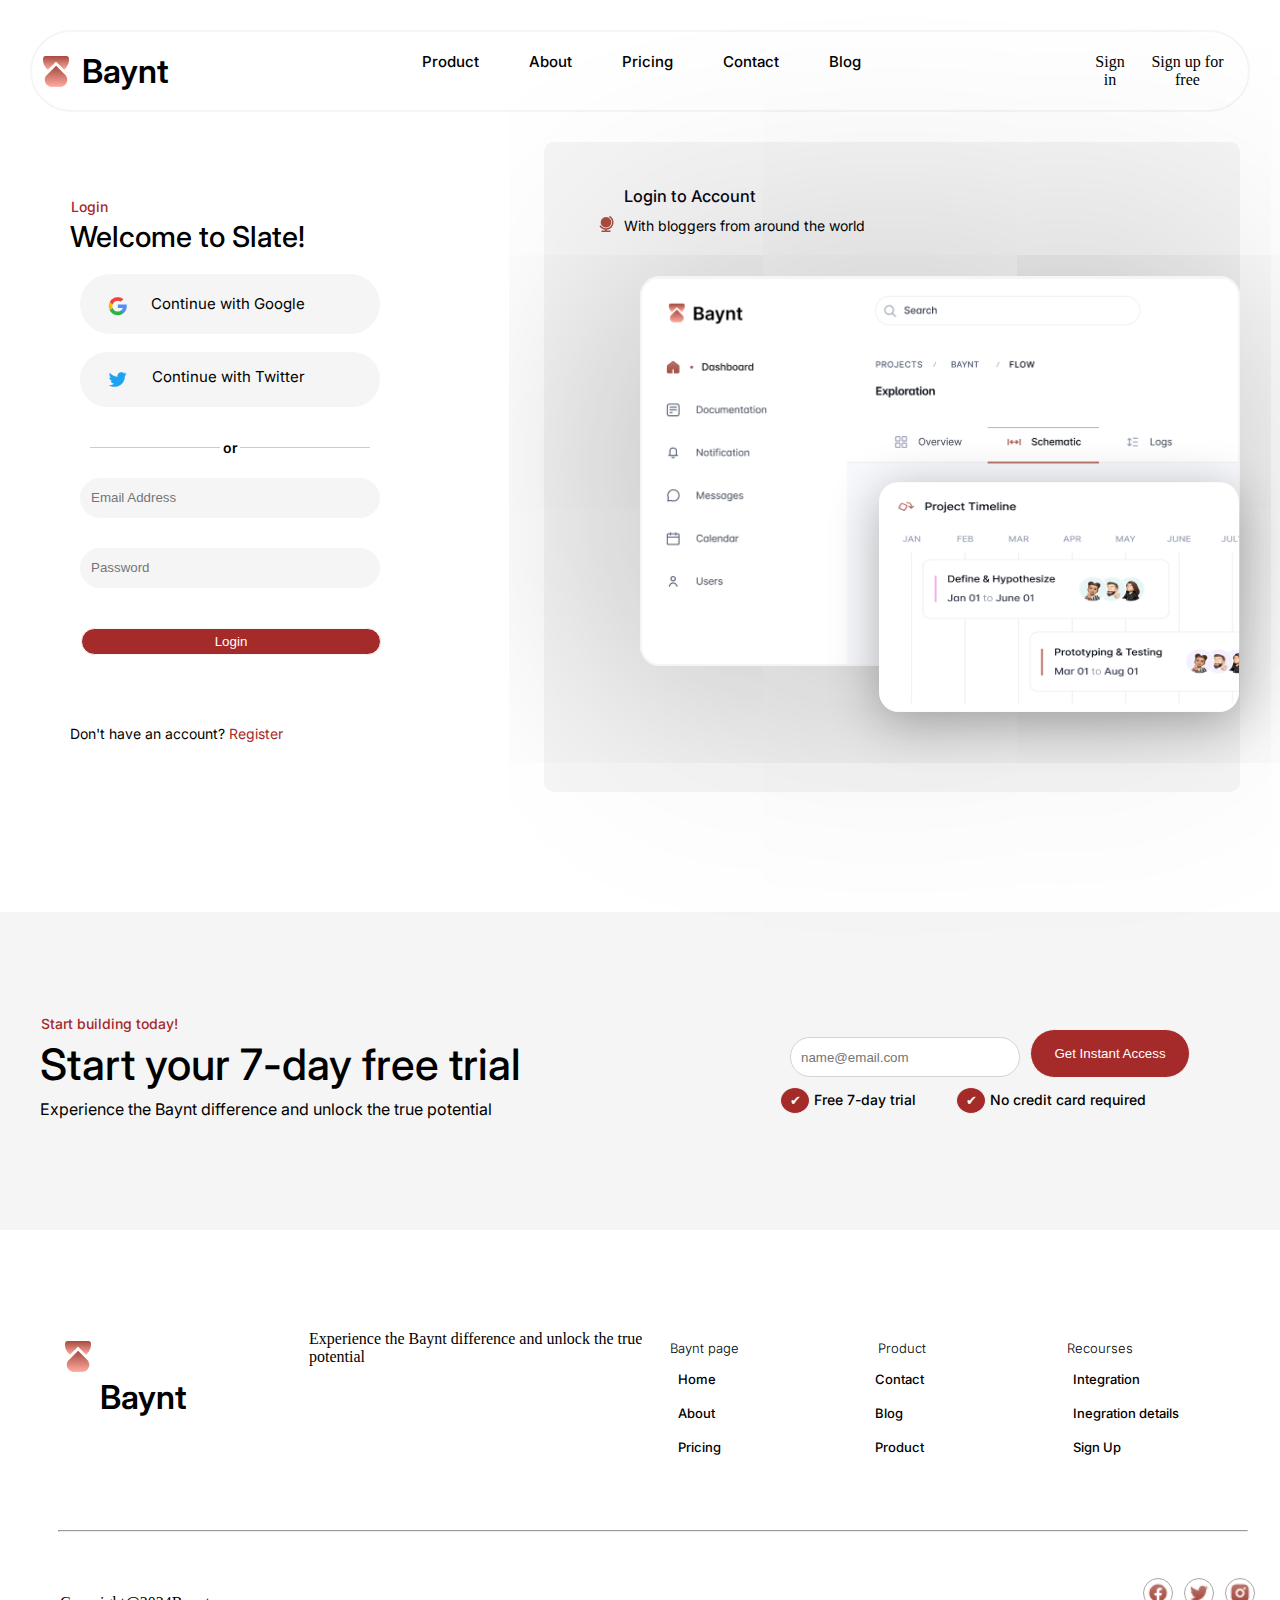
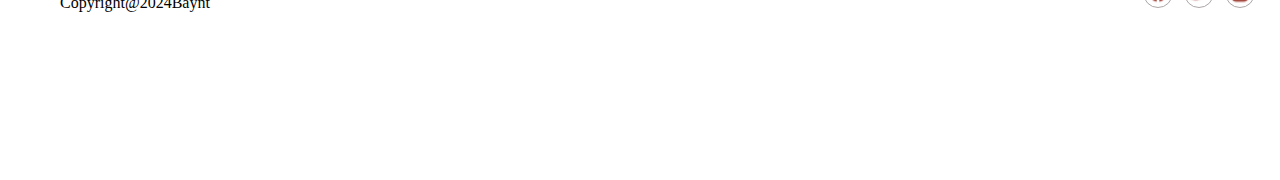
<file: index.html>
<!DOCTYPE html>
<html lang="en">
<head>
    <meta charset="UTF-8">
    <meta name="viewport" content="width=device-width, initial-scale=1.0">
    <title>Baynt SaaS - Login</title>
    <link rel="stylesheet" href="login.css">
    <link href="https://fonts.googleapis.com/css2?family=Inter:wght@400;500;600;700&display=swap" rel="stylesheet">
</head>
<body>
    <!-- Header section -->
    <div class="header-container">
        <div class="logo">
    <img src="images/0t8Da9ETUZiEi292CMutAP6vrM.svg.png" alt="Baynt Logo" class="logo1">
    <h1>Baynt</h1>
        </div>
        <button class="menu-toggle" id="menu-toggle">&#9776;</button>
        <nav class="navbar" id="navbar">
            <ul id="nav-list">
                <li><a class="links" href="product.html">Product</a></li>
                <li><a class="links" href="about.html">About</a></li>
                <li><a class="links" href="pricing.html">Pricing</a></li>
                <li><a class="links" href="contact.html">Contact</a></li>
                <li><a class="links" href="blog.html">Blog</a></li>
                </ul>
                <div class="right-nav" id="nav-list">
                <a class="sign" href="index.html">Sign in</a>
                <a class="sign" href="sign-up.html">Sign up for free</a>
                </div>
        </nav>
    </div>
<main>
    <!-- Login container -->
    <div class="login-container">
        <p class= "login-text">Login</p>
        <h4 class="welcome-text">Welcome to Slate!</h4>
       <div id= "goggle-section"><a  href="#"><img src="images/XbucCFrRDGphIE0pvsHDBT7U2hc.svg.png">Continue with Google</a></li></div>
       <div id="twitter-section" ><a href="#"><img src="images/T5LAZsUEsMZNw6oTB1isguIIs.svg.png">Continue with Twitter</a></div>
       <div class="divider">
       <span class="or-login"> or </span>
       </div>
        <input type="email" placeholder="Email Address">
        <input type="password" placeholder="Password">
        <button class="login-btn">Login</button>
        <p class="Register">Don't have an account? <a href="#">Register</a></p>
        </div>
        <!-- Login Rightbar image container -->
        <div class="main-right">
             <p class="image-login">Login to Account</p>
             <div class="img-blogger">
             <img class="recording-img" src ="images/xVpePeMxF8d8dQbr8ajMnDGzHg.svg.png">
             <p class="bloggers-text">With bloggers from around the world</p>
                </div>
            <img class="first-image" src="images/kmPGyT23KCNqVtnLdjLo6jPd2E.svg.png">
            <img  class="over-lay" src="images/XqVE3jFzmln1roERsaA9yobl6E.svg.png">
        </div>
    </main>
    <!-- Under the login section (left-side) -->
    <div class="free-trial">
        <div class="left-side">
        <p class="trial-text">Start building today!</p>
        <h2 class="seven-trial">Start your 7-day free trial</h2>
        <p class="experience-text">Experience the Baynt difference and unlock the true potential</p>
        </div>
        <!-- Under the login rightbar section (right-side) -->
        <div class="right-side">
            <div class="right-flex">
    <input class="white-input" type="email" placeholder="name@email.com">
    <button class="access-button">Get Instant Access</button>
                </div>
                <div class="p-div">
    <p><button class="mark">&#10004</button> Free 7-day trial</p>
    <p> <button class="mark">&#10004</button> No credit card required</p>
                </div>

        </div>
    </div>
    <!-- Footer -->
    <footer>
        <section>
            <div class="footer-container">
                <img class="footer-logo" src="images/0t8Da9ETUZiEi292CMutAP6vrM.svg.png" alt="">
                <h1 class="footer-span">Baynt</h1>
            </div>
                <p class="footer-paragraph">Experience the Baynt difference and unlock the true potential</p>
            

            <div class="footer-links">
                    <div>
                        <P>Baynt page</P>
                        <a href=""> Home </a>
                        <a href=""> About</a>
                        <a href=""> Pricing</a>
                    </div>

                    <div>
                        <p>Product</p>
                        <a href=""> Contact</a>
                        <a href=""> Blog</a>
                        <a href=""> Product</a>
                    </div>

                    <div>
                        <p>Recourses</p>
                        <a href=""> Integration</a>
                        <a href=""> Inegration details</a>
                        <a href=""> Sign Up</a>
                    </div>
            </div>
        </section>
        <hr>
            <div class="footer-icons">
                <p>Copyright@2024Baynt</p>

               <div>
                <img src="images/facebook.png" alt="">
                <img src="images/twitter.png" alt="">
                <img src="images/instagram.png" alt="">
               </div>

            </div>

        </footer>
    <script src="script.js"></script>
</body>
</html>
</file>
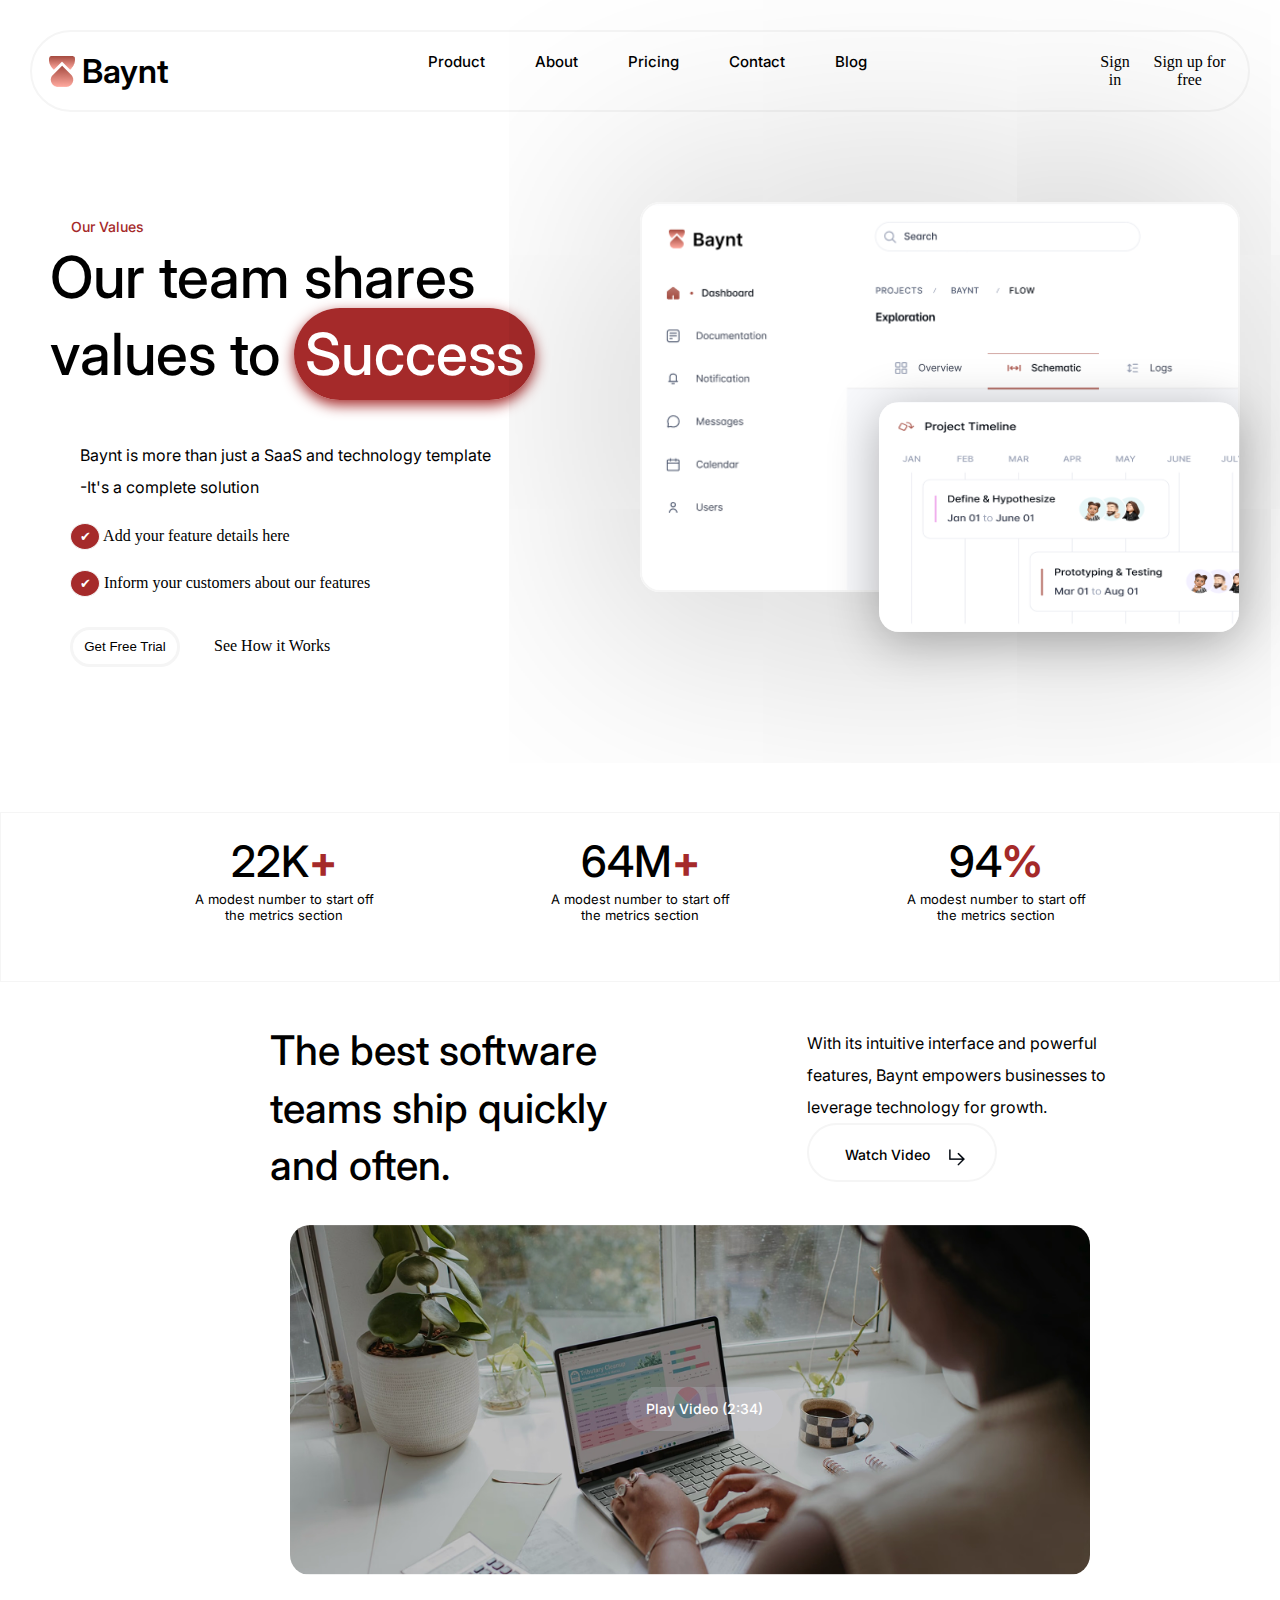
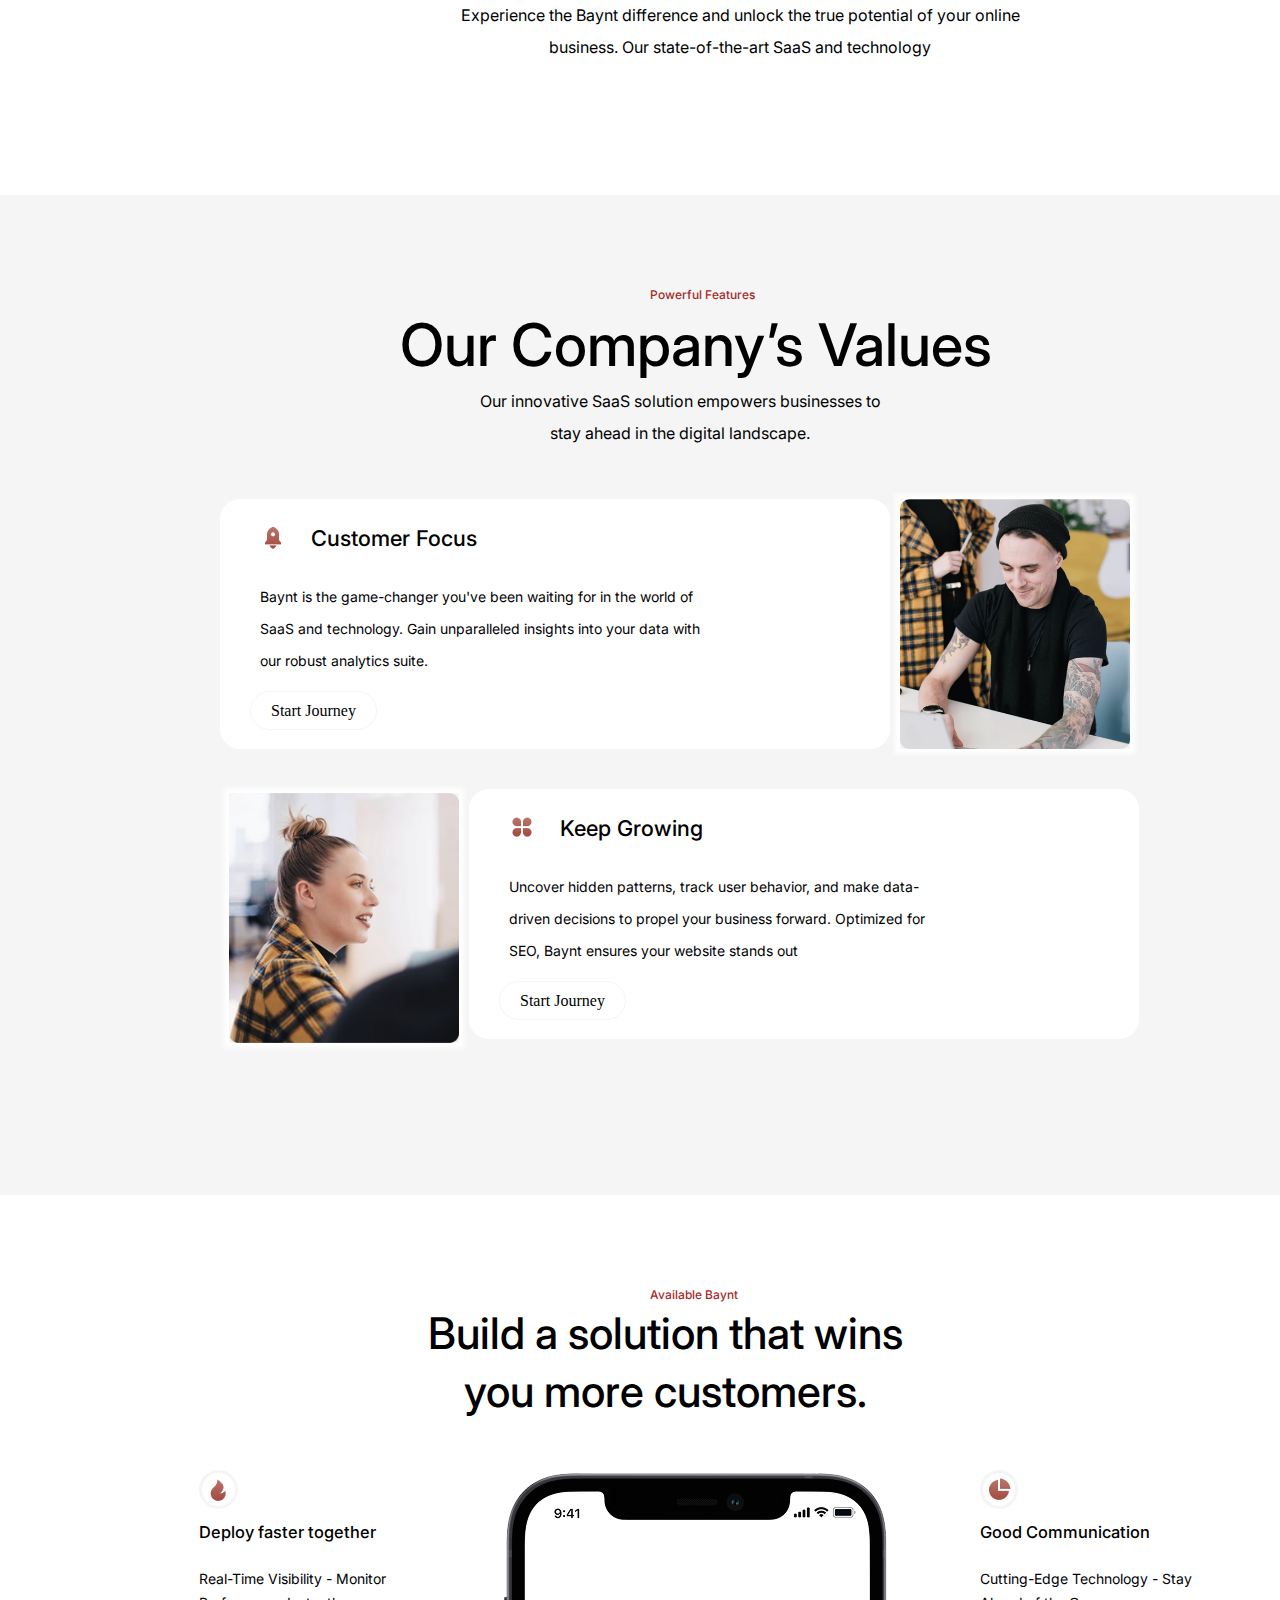
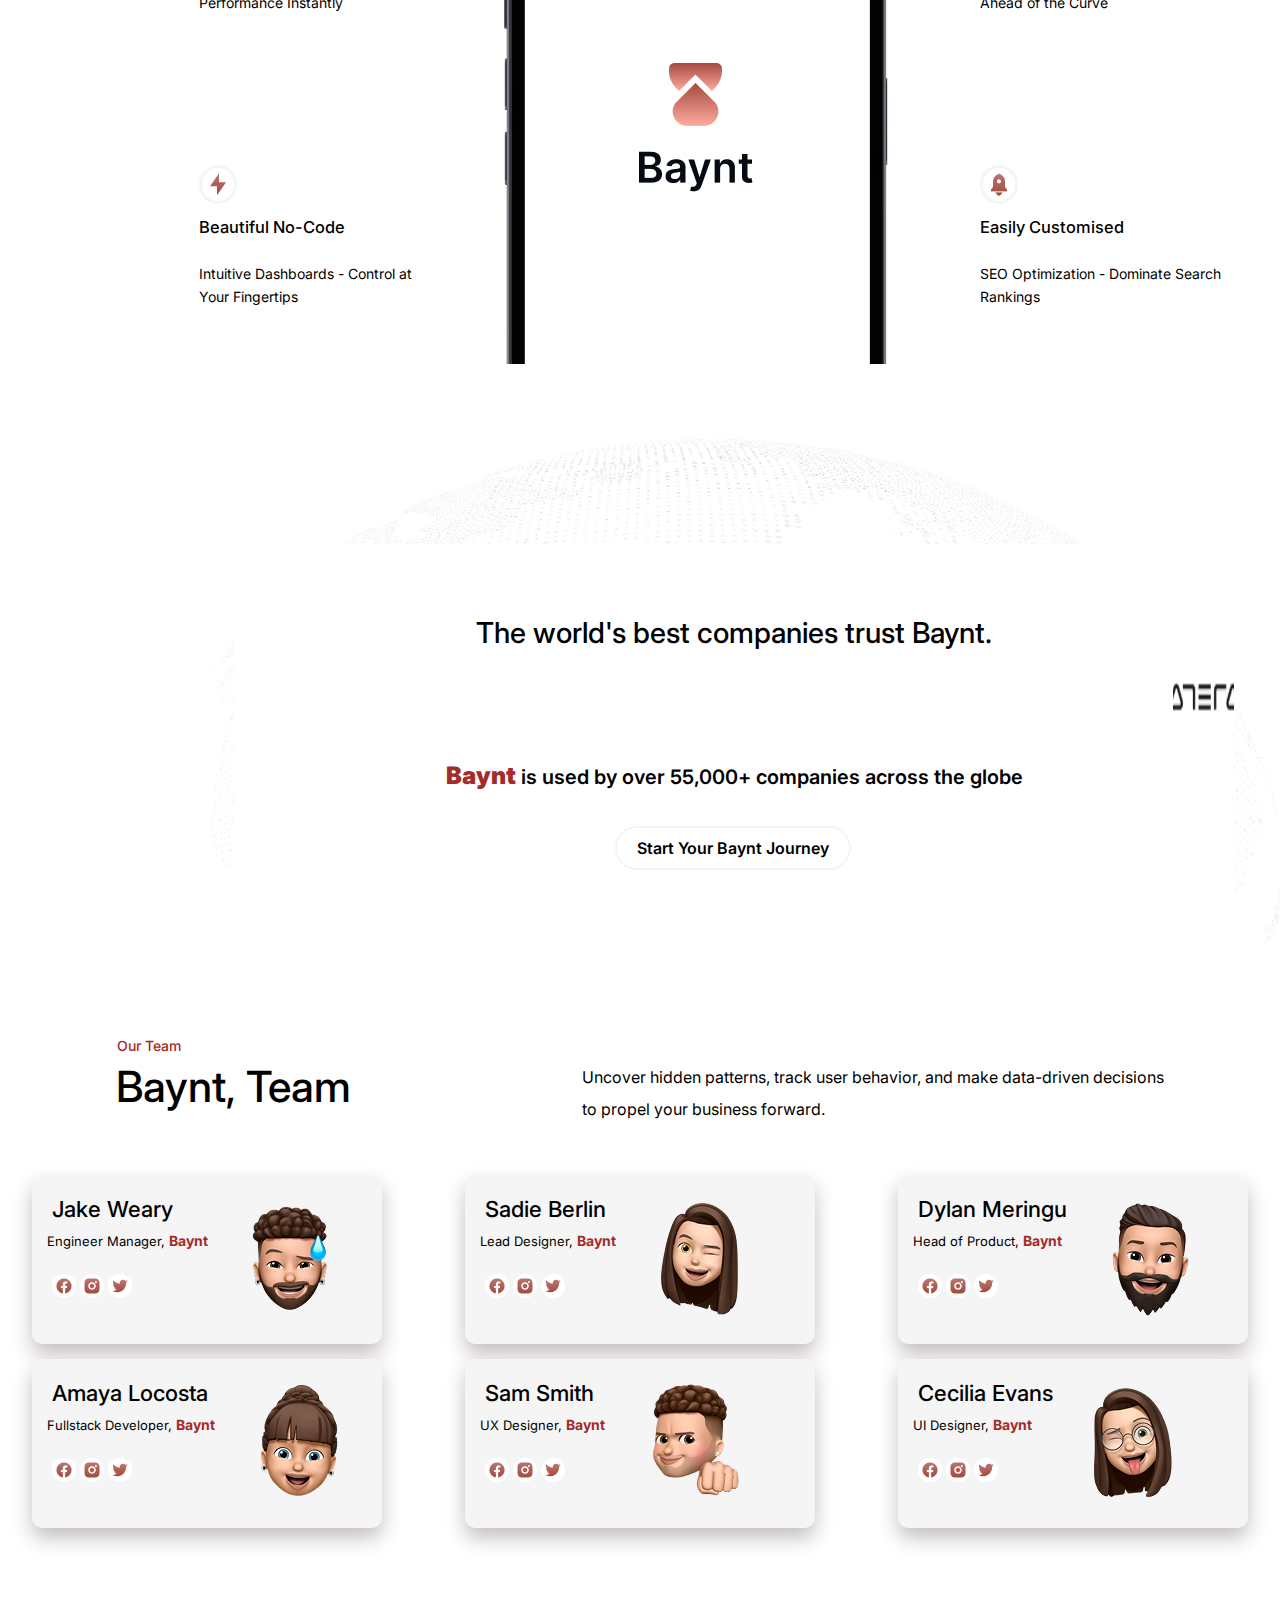
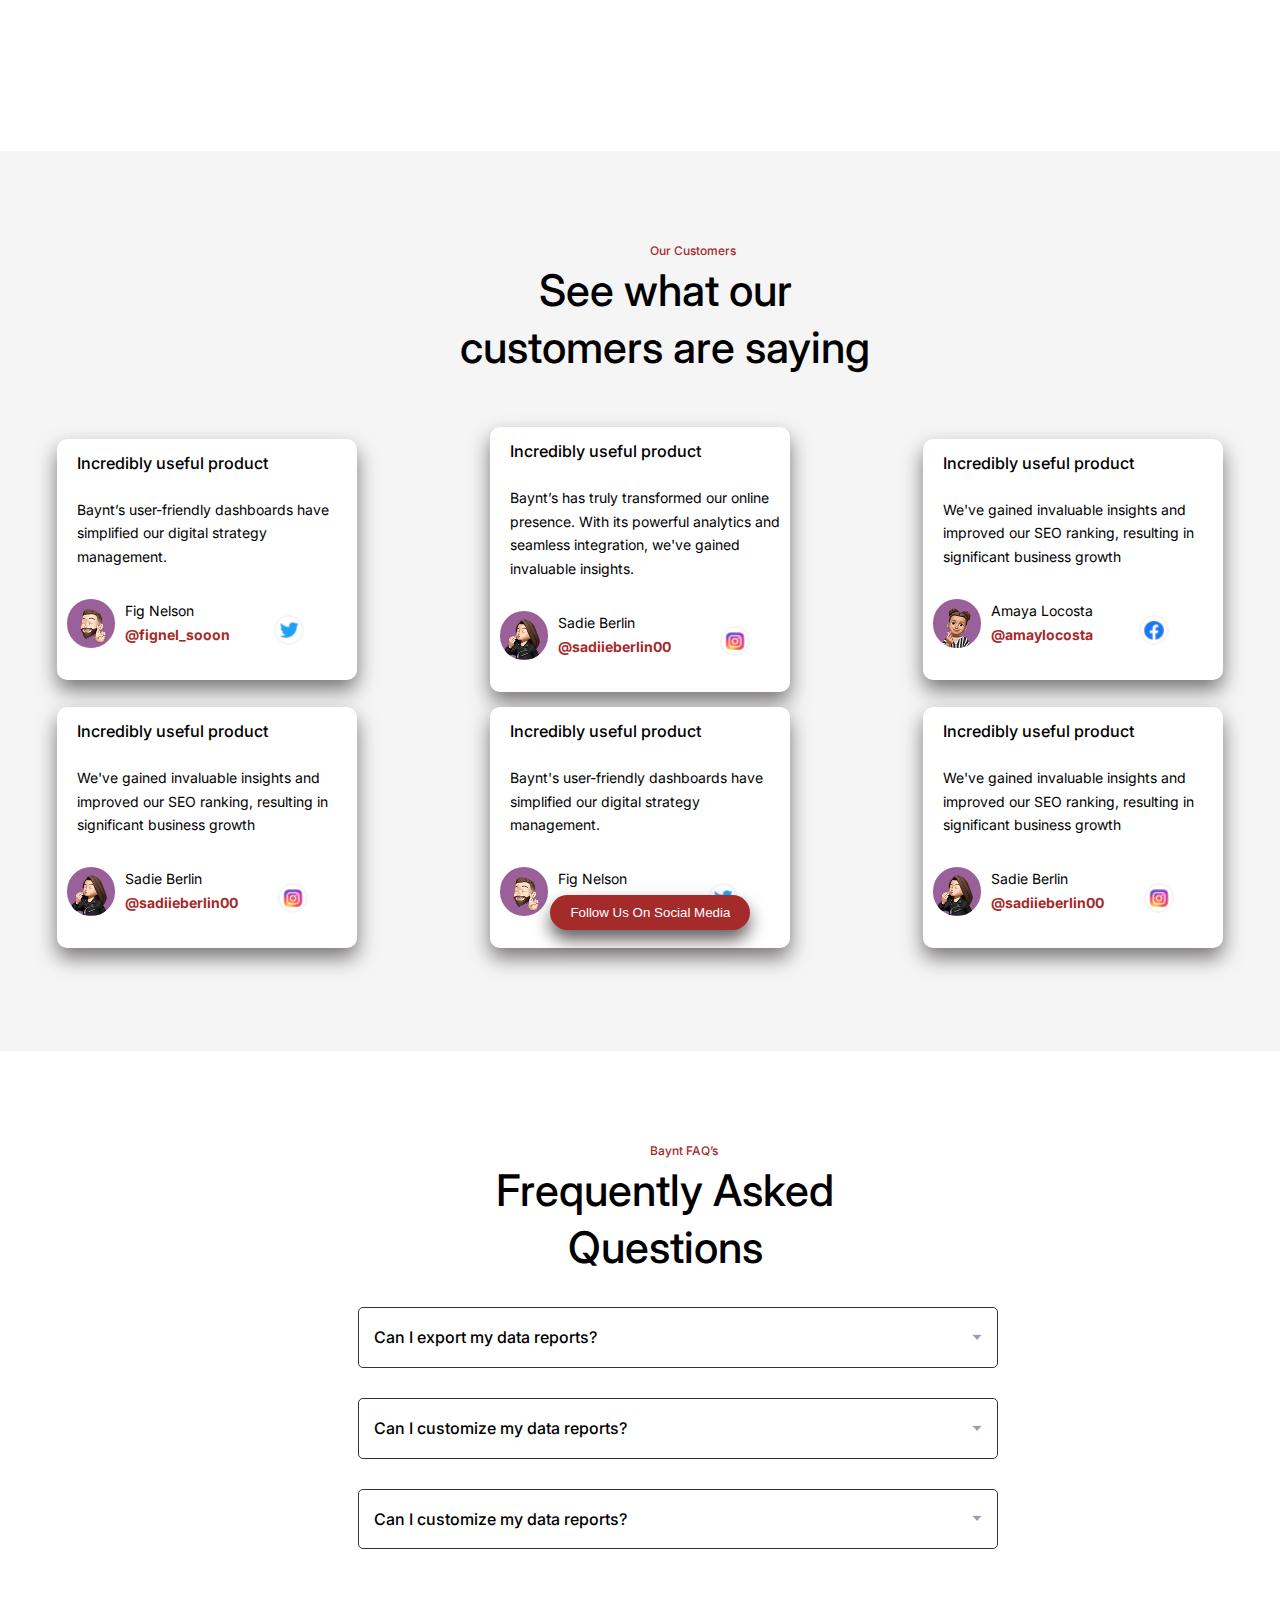
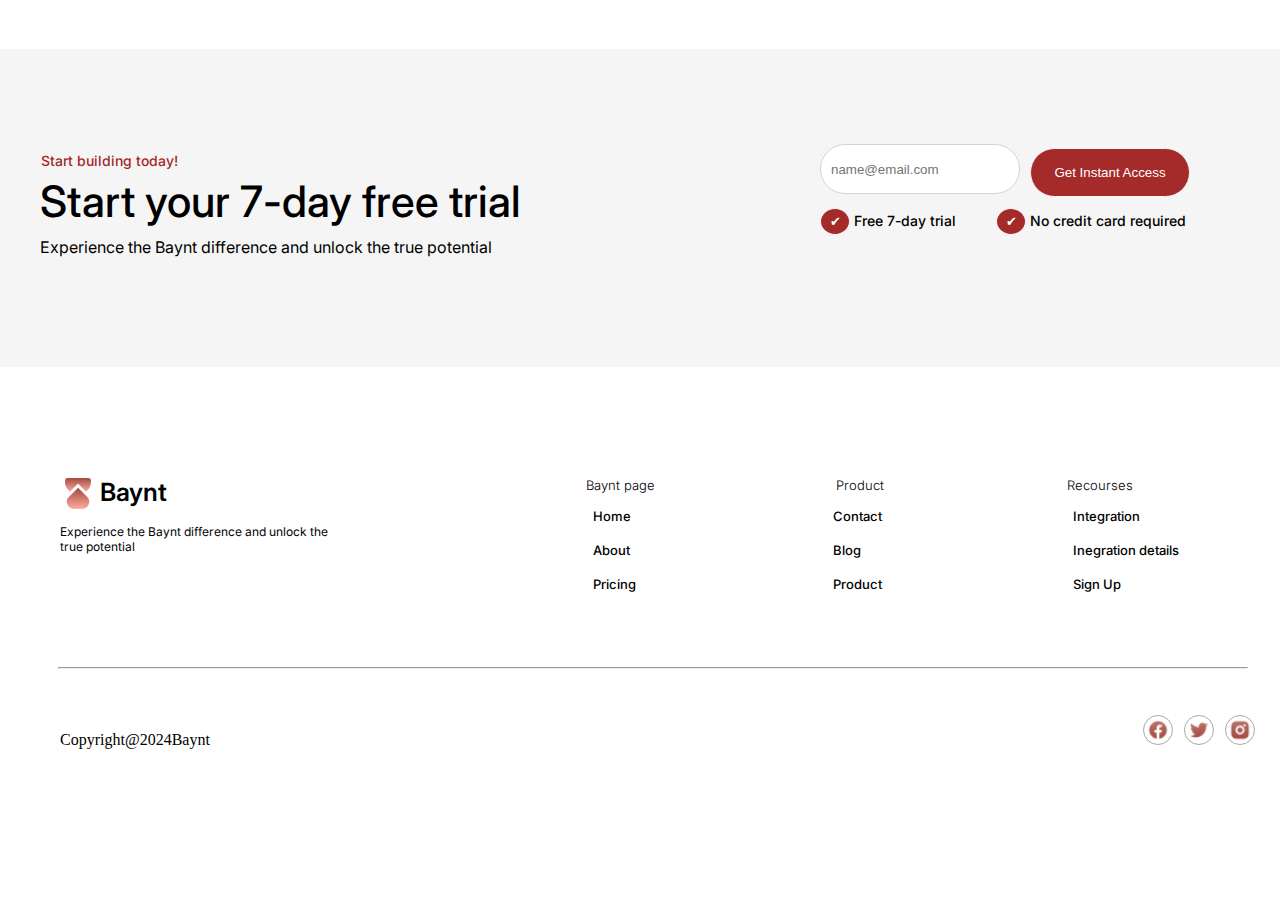
<file: about.html>
<!DOCTYPE html>
<html lang="en">
<head>
    <meta charset="UTF-8">
    <meta name="viewport" content="width=device-width, initial-scale=1.0">
    <title>Baynt SaaS Website - About</title>
    <link rel="stylesheet" href="about.css">
    <link href="https://fonts.googleapis.com/css2?family=Inter:wght@400;500;600;700&display=swap" rel="stylesheet">
</head>
<body>
    <!-- Header section -->
    <header class="header-container">
        <div class="logo">
    <img src="images/0t8Da9ETUZiEi292CMutAP6vrM.svg.png" alt="Baynt Logo" class="logo">
    <h1>Baynt</h1>
        </div>
        <button class="menu-toggle" id="menu-toggle">&#9776;</button>
        <nav class="navbar" id="navbar">
            <ul id="nav-list">
                <li><a class="links" href="product.html">Product</a></li>
                <li><a class="links" href="about.html">About</a></li>
                <li><a class="links" href="pricing.html">Pricing</a></li>
                <li><a class="links" href="contact.html">Contact</a></li>
                <li><a class="links" href="blog.html">Blog</a></li>
                </ul>
                <div class="right-nav" id="nav-list">
                <a class="sign" href="index.html">Sign in</a>
                <a class="sign" href="sign-up.html">Sign up for free</a>
                </div>
        </nav>
    </header>
<main class="all">
    <div class="about-newsletter">
        <p class="value-text">Our Values</p>
        <h1 class="h1-style">Our team shares <br>values to <b class="success">Success</b></h1>
        <div class="after-text">
        <p class="tech-text">Baynt is more than just a SaaS and technology template <br> -It's a complete solution</p>
        <p class="feature-text"> <button class="mark">&#10004</button> Add your feature details here</p>
        <p class="feature-text"><button class="mark">&#10004</button>  Inform your customers about our features</p>
        </div>
        <button class="trial-btn">Get Free Trial</button>
        <a class="main-link" href="#">See How it Works</a>
    </div>
   
        <div class="main-right">
            <img class="first-image" src="images/kmPGyT23KCNqVtnLdjLo6jPd2E.svg.png" alt="first-image">
            <img  class="over-lay" src="images/XqVE3jFzmln1roERsaA9yobl6E.svg.png" alt="over-lay-image">
        </div>
    </main>
    <!-- Metric section -->
    <div class="metric-section">
<div class="twenty-two">
    <h4 class="metric-number">22K<b class="plus">&#43;</b></h4>
    <p class="center-text">A modest number to start off the metrics section</p>
</div>
<div class="sixty-four">
    <h4 class="metric-number">64M<b class="plus">&#43;</b></h4>
     <p class="center-text">A modest number to start off the metrics section</p>
</div>
<div class="ninety-four">
    <h4 class="metric-number">94<b class="percentage">&#37;</b></h4>
     <p  class="center-text" >A modest number to start off the metrics section</p>
</div>
    </div>
    <!-- video section -->
    <div class="video-section">
        <div class="p-tags">
        <p class="best-text">The best software <br> teams ship quickly <br> and often.</p>
<div>
        <p class="intuitive-text"> With its intuitive interface and powerful<br> features, Baynt empowers businesses to <br> leverage technology for growth. </p>
        <a class= "video-link" href="">Watch Video <img class="video-arrow" src="images/Zp0uUPiNr8CaqCyCNP5EYJYYzGk.svg.png" alt="arrow"></a>
    </div>
</div>
        <div class="video-container">
        <img class="video-image" src="images/WnLHLb6BlEpjTY4kUUmSK8ZrMiQ.webp.png" alt="someone typing">
        <p class="video-p">Play Video (2:34)</p>
    </div>
<div class="underimg-text">
    <p>Experience the Baynt difference and unlock the true potential of your online </p>
<p>business. Our state-of-the-art SaaS and technology</p>
</div>
    </div>
    <!-- powerful features section -->
     <div class="powerful-f-container">
        <div class="inner-container">
  <p class="powerful-f-text"> Powerful Features</p>
<h3 class="company-text">Our Company’s Values</h3>
<p class="innovative-text">Our innovative SaaS solution empowers businesses to <br> stay ahead in the digital landscape.</p>
        </div>
        <div class="image-1">
<div class="customer-focus">
    <div class="customer-div">
    <img class="plane-icon" src="images/AZ1AGSFwmZ1BiwvzcuyNnnVaRI.svg.png" alt="plane icon">
<h3 class="customer-f-text">Customer Focus</h3>
</div>
<p class="customer-f-p">Baynt is the game-changer you've been waiting for in the world of <br>
SaaS and technology. Gain unparalleled insights into your data with <br> 
our robust analytics suite.</p>
<div class="j-link">
<a class="journey-link" href="#">Start Journey</a>
</div>
</div>
<img class="customer-image" src="images/F2vdbW9zFJrESJBPdem0ZD3jKA.webp@3x.png" alt="customer-image">
        </div>
        <div class="image-2">
            <img class="lady-image" src="images/togXnzKbjeromedtz1t2kygHJg.webp.png" alt="a lady image">
            <div class="be-growing">
<div class="begrowing-div">
<img class="be-growing-icon" src="images/bzStrjbuSrnFLUYGOvuR8Zj0Eg.svg fill.png" alt="a growing image">
<h3 class="be-growing-text">Keep Growing</h3>
</div>
<p class="be-growing-p">Uncover hidden patterns, track user behavior, and make data-<br>
driven decisions to propel your business forward. Optimized for <br>
SEO, Baynt ensures your website stands out</p>
        <div class="j-link">
<a class="journey-link" href="#">Start Journey</a>
</div>    
</div>
        </div>
</div>
<!-- Phone image section -->
 <div class="phone-image-section">
    <div class ="phone-head-container">
        <p class= "powerful-f-text">Available Baynt</p>
    <h3 class="build-text" >Build a solution that wins <br> you more customers.</h3>
    </div>
    <div class="d-phone-container">
    <div class="left-phone-container">
        <div class="left-top-container">
        <img class="ph-icons" src="images/OsvUbZnNIMOjzwZUq6703omObM.svg.png" alt="phone-image">
<h5 class="h5-styleph">Deploy faster together</h5>
<p class="p-styleph">Real-Time Visibility - Monitor <br>
Performance Instantly</p>
        </div>
    <div class="left-down-container">
        <img class="ph-icons" src="images/jN4bLvB6SWz7yEIvj23JmANuwTQ.svg.png" alt="phone-image">
        <h5 class= "h5-styleph">Beautiful No-Code</h5>
        <p class="p-styleph">Intuitive Dashboards - Control at <br>
Your Fingertips</p>
    </div>
    </div>
    <div class = "d-phone">
    <img  src="images/k0ohhC4gNPcilhfcnUjeMZ5ok.png.png" alt="phone image">
    </div>
    <div class="right-phone-container">
        <div class="right-top-container">
        <img class="ph-icons" src="images/YXaVNoITP2D8v6rzbpueb6Pq7s.svg.png" alt="">
        <h5 class= "h5-styleph">Good Communication</h5>
        <p class="p-styleph">Cutting-Edge Technology - Stay <br>
Ahead of the Curve</p>
        </div>
<div class="right-down-container">
    <img class="ph-icons" src="images/AZ1AGSFwmZ1BiwvzcuyNnnVaRI.svg.png" alt="">
    <h5 class= "h5-styleph">Easily Customised</h5>
    <p class="p-styleph">SEO Optimization - Dominate Search <br>
Rankings</p>
</div>
    </div>
 </div>
 </div>
 <!-- companies under Baynt -->
  <div class="world-baynt-container">
<img class="globe-image" src="images/ZJtI36iKFWpONgy5aOe6Mw4Cnw.webp.png" alt="">
  <div class="companies-label">
    <p class="label-ptag">The world's best companies trust Baynt.</p>
    <marquee behavior="scroll" direction="left">
        <div class="d-labels">
            <img src="images/Logo.svg.png" alt="">
            <img src="images/Group.png" alt="">
            <img src="images/impactcom_logo.svg.png" alt="">
            <img src="images/pure_storage_logo.svg.png" alt="">
            <img src="images/SVG.png" alt="">
            <img src="images/SVG (2).png" alt="">
        </div>
    </marquee>
  
  <div class="undericon-label">
    <p> <b class="brown-bglobe">Baynt</b> is used by over 55,000+ companies across the globe</p>
    <div class="j-link2">
<a class="journey-link2" href="#">Start Your Baynt Journey</a>
</div>
  </div>
</div>
</div>
<!-- Team section -->
<div class="team-container">
    <div class="team-container-content">
        <div class="dhead-text">
            <div class="dheadleft-text">
            <p class="value-text">Our Team</p>
            <p class="b-t">Baynt, Team</p>
            </div>
            <div class="dheadright-text">
                <p class="hidden-txt">Uncover hidden patterns, track user behavior, and make data-driven decisions <br>
to propel your business forward. </p>
            </div>
        </div>
        <!-- FIRST image div -->
        <div class="d-team-images">
<div class="Team-1">
    <div class="jake-div">
<p class="jake-name">Jake Weary</p>
<p class="jake-profession">Engineer Manager,  <b class="brown-b">Baynt</b></p>
<div class="media-icons">
    <img class="d-unicon" src="images/facebook.png" alt="">
     <img class="d-unicon" src="images/instagram.png" alt="">
      <img class="d-unicon" src="images/twitter.png" alt="">
</div>
</div>
<div class="jake-avatar">
    <img src="images/SSWS4satYZEtlfv6PEDvIJ6e3ng.png.png" alt="">
</div>
</div>
<!-- second div image -->
    <div class="Team-1">
    <div class="jake-div">
<p class="jake-name">Sadie Berlin</p>
<p class="jake-profession">Lead Designer, <b class="brown-b">Baynt</b></p>
<div class="media-icons">
    <img class="d-unicon" src="images/facebook.png" alt="">
     <img class="d-unicon" src="images/instagram.png" alt="">
      <img class="d-unicon" src="images/twitter.png" alt="">
</div>
</div>
<div class="jake-avatar">
    <img src="images/mvVvFk7HCFwpcJOYUs5eSFnC9vI.png.png" alt="">
</div>
</div>
<!-- third-image -->
    <div class="Team-1">
    <div class="jake-div">
<p class="jake-name">Dylan Meringu</p>
<p class="jake-profession">Head of Product,  <b class="brown-b">Baynt</b></p>
<div class="media-icons">
    <img class="d-unicon" src="images/facebook.png" alt="">
     <img class="d-unicon" src="images/instagram.png" alt="">
      <img class="d-unicon" src="images/twitter.png" alt="">
</div>
</div>
<div class="jake-avatar">
    <img src="images/Ebd3llfYoJ0u3bhUN6UGEtdf8.png.png" alt="">
</div>
</div>
<!-- fourth image -->
    <div class="Team-1">
    <div class="jake-div">
<p class="jake-name">Amaya Locosta</p>
<p class="jake-profession">Fullstack Developer,  <b class="brown-b">Baynt</b></p>
<div class="media-icons">
    <img class="d-unicon" src="images/facebook.png" alt="">
     <img class="d-unicon" src="images/instagram.png" alt="">
      <img class="d-unicon" src="images/twitter.png" alt="">
</div>
</div>
<div class="jake-avatar">
    <img src="images/5Z65Fr8NjXCMxrfoBqL1Puak.png.png" alt="">
</div>
</div>
<!-- fifth image -->
    <div class="Team-1">
    <div class="jake-div">
<p class="jake-name">Sam Smith</p>
<p class="jake-profession">UX Designer,  <b class="brown-b">Baynt</b></p>
<div class="media-icons">
    <img class="d-unicon" src="images/facebook.png" alt="">
     <img class="d-unicon" src="images/instagram.png" alt="">
      <img class="d-unicon" src="images/twitter.png" alt="">
</div>
</div>
<div class="jake-avatar">
    <img src="images/QU5VHrDZQfVox5g66usHGKlFWFQ.png.png" alt="">
</div>
</div>
<!-- sixth image -->
    <div class="Team-1">
    <div class="jake-div">
<p class="jake-name">Cecilia Evans</p>
<p class="jake-profession">UI Designer,  <b class="brown-b">Baynt</b></p>
<div class="media-icons">
    <img class="d-unicon" src="images/facebook.png" alt="">
     <img class="d-unicon" src="images/instagram.png" alt="">
      <img class="d-unicon" src="images/twitter.png" alt="">
</div>
</div>
<div class="jake-avatar">
    <img src="images/80pUjzxKXEkwy7lMUD5pS0gko.png.png" alt="">
</div>
</div>
        </div>
    </div>
    <!-- Customers Review -->
<div class="customer-review-container">
    <div class="customer-review content">
<p class= "powerful-f-text">Our Customers</p>
    <h3 class="build-text" >See what our <br>customers are saying</h3>
     <div class="d-team-images">
<div class="Customer-1">
    <div class="jake-div">
<p class="useful-product">Incredibly useful product</p>
<p class="product-review">Baynt’s user-friendly dashboards have <br>
simplified our digital strategy <br>
management. </p>
<div class="customer-icons">
    <img class="customerimage-unicon" src="images/fWam59KKaIaReCvIX5zdmQ2egC4.png.png" alt="">
     <p class="customer-name" >Fig Nelson <br> <b class="brown-username">@fignel_sooon</b></p>
      <img class="d-unicontwitter" src="images/T5LAZsUEsMZNw6oTB1isguIIs.svg.png" alt="">
</div>
</div>
</div>
<!-- second div image -->
    <div class="Customer-1">
    <div class="jake-div">
<p class="useful-product">Incredibly useful product</p>
<p class="product-review">Baynt’s has truly transformed our online <br>
presence. With its powerful analytics and <br>
seamless integration, we've gained <br>
invaluable insights.</p>
<div class="customer-icons">
    <img class="customerimage-unicon" src="images/9LNblSADDb3IzC1UsWaa5zdf37M.png.png" alt="">
     <p class="customer-name">Sadie Berlin<br> <b class="brown-username">@sadiieberlin00</b></p>
      <img class="d-unicontwitter" src="images/CcQxHEqKblgODmZz1WOD4czps.svg.png" alt="">
</div>
</div>
</div>
<!-- third-image -->
    <div class="Customer-1">
    <div class="jake-div">
<p class="useful-product">Incredibly useful product</p>
<p class="product-review">We've gained invaluable insights and <br>
improved our SEO ranking, resulting in <br>
significant business growth</p>
<div class="customer-icons">
    <img class="customerimage-unicon" src="images/Kq5I3BWT6CV1pfX6q2ZITM6F8.png.png" alt="">
         <p class="customer-name">Amaya Locosta<br> <b class="brown-username">@amaylocosta</b></p>
      <img class="d-unicontwitter" src="images/oGCnNSubY1s86PkozHTpwSCHKA.svg.png" alt="">
</div>
</div>
</div>
<!-- fourth image -->
    <div class="Customer-1">
    <div class="jake-div">
<p class="useful-product">Incredibly useful product</p>
<p class="product-review">We've gained invaluable insights and <br>
improved our SEO ranking, resulting in <br>
significant business growth</p>
<div class="customer-icons">
    <img class="customerimage-unicon" src="images/9LNblSADDb3IzC1UsWaa5zdf37M.png.png" alt="">
    <p class="customer-name">Sadie Berlin<br> <b class="brown-username">@sadiieberlin00</b></p>
            <img class="d-unicontwitter" src="images/CcQxHEqKblgODmZz1WOD4czps.svg.png" alt="">
</div>
</div>
</div>
<!-- fifth image -->
    <div class="Customer-1">
    <div class="jake-div">
<p class="useful-product">Incredibly useful product</p>
<p class="product-review">Baynt's user-friendly dashboards have <br>
simplified our digital strategy <br>
management. </p>
<div class="customer-icons">
        <img class="customerimage-unicon" src="images/fWam59KKaIaReCvIX5zdmQ2egC4.png.png" alt="">
     <p class="customer-name" >Fig Nelson <br> <b class="brown-username">@fignel_sooon</b></p>
      <img class="d-unicontwitter" src="images/T5LAZsUEsMZNw6oTB1isguIIs.svg.png" alt="">
</div>
</div>
</div>
<!-- sixth image -->
    <div class="Customer-1">
    <div class="jake-div">
<p class="useful-product">Incredibly useful product</p>
<p class="product-review">We've gained invaluable insights and <br>
improved our SEO ranking, resulting in <br>
significant business growth</p>
<div class="customer-icons">
    <img class="customerimage-unicon" src="images/9LNblSADDb3IzC1UsWaa5zdf37M.png.png" alt="">
    <p class="customer-name">Sadie Berlin<br> <b class="brown-username">@sadiieberlin00</b></p>
            <img class="d-unicontwitter" src="images/CcQxHEqKblgODmZz1WOD4czps.svg.png" alt="">
</div>
</div>
</div>
</div>
<div class="follow-shadow">
<button class="follow-button">Follow Us On Social Media</button>
    </div>
</div>
    </div>
    <div class="faq-section">
        <div class="faq-content">
            <p class= "powerful-f-text">Baynt FAQ’s</p>
    <h3 class="build-text" >Frequently Asked <br>Questions</h3>
    <div class="faq-item">
        <button class="faq-question" onclick="toggleAnswer(this)">Can I export my data reports?<img class="faq-qstoggle" src="images/SVG (3).png"></button>
    <div class="faq-answer">
        
    </div>
    <div class="faq-item">
        <button class="faq-question" onclick="toggleAnswer(this)">Can I customize my data reports?<img class="faq-qstoggle" src="images/SVG (3).png"></button>
    <div class="faq-answer">
    
    </div>
    <div class="faq-item">
        <button class="faq-question" onclick="toggleAnswer(this)">Can I customize my data reports?<img class="faq-qstoggle" src="images/SVG (3).png"></button>
    <div class="faq-answer">
    
    </div>
        </div>
    </div>
    <!-- Under the section (left-side) -->
    <div class="free-trial">
        <div class="left-side">
        <p class="trial-text">Start building today!</p>
        <h2 class="seven-trial">Start your 7-day free trial</h2>
        <p class="experience-text">Experience the Baynt difference and unlock the true potential</p>
        </div>
        <!-- Under the login rightbar section (right-side) -->
        <div class="right-side">
            <div class="right-flex">
    <input class="white-input" type="email" placeholder="name@email.com">
    <button class="access-button">Get Instant Access</button>
                </div>
                <div class="p-div">
    <p><button class="mark">&#10004</button> Free 7-day trial</p>
    <p> <button class="mark">&#10004</button> No credit card required</p>
                </div>

        </div>
    </div>
    <!-- Footer -->
    <footer>
        <section>
            <div class="footer-container">
                <img src="images/0t8Da9ETUZiEi292CMutAP6vrM.svg.png" alt="">
                <span>Baynt</span>
                <p>Experience the Baynt difference and unlock the true potential</p>
            </div>

            <div class="footer-links">
                    <div>
                        <P>Baynt page</P>
                        <a href=""> Home </a>
                        <a href=""> About</a>
                        <a href=""> Pricing</a>
                    </div>

                    <div>
                        <p>Product</p>
                        <a href=""> Contact</a>
                        <a href=""> Blog</a>
                        <a href=""> Product</a>
                    </div>

                    <div>
                        <p>Recourses</p>
                        <a href=""> Integration</a>
                        <a href=""> Inegration details</a>
                        <a href=""> Sign Up</a>
                    </div>
            </div>
        </section>
        <hr>
            <div class="footer-icons">
                <p>Copyright@2024Baynt</p>

               <div>
                <img src="images/facebook.png" alt="">
                <img src="images/twitter.png" alt="">
                <img src="images/instagram.png" alt="">
               </div>

            </div>

        </footer>
    <script src="script.js"></script>
</body>
</html>
</file>
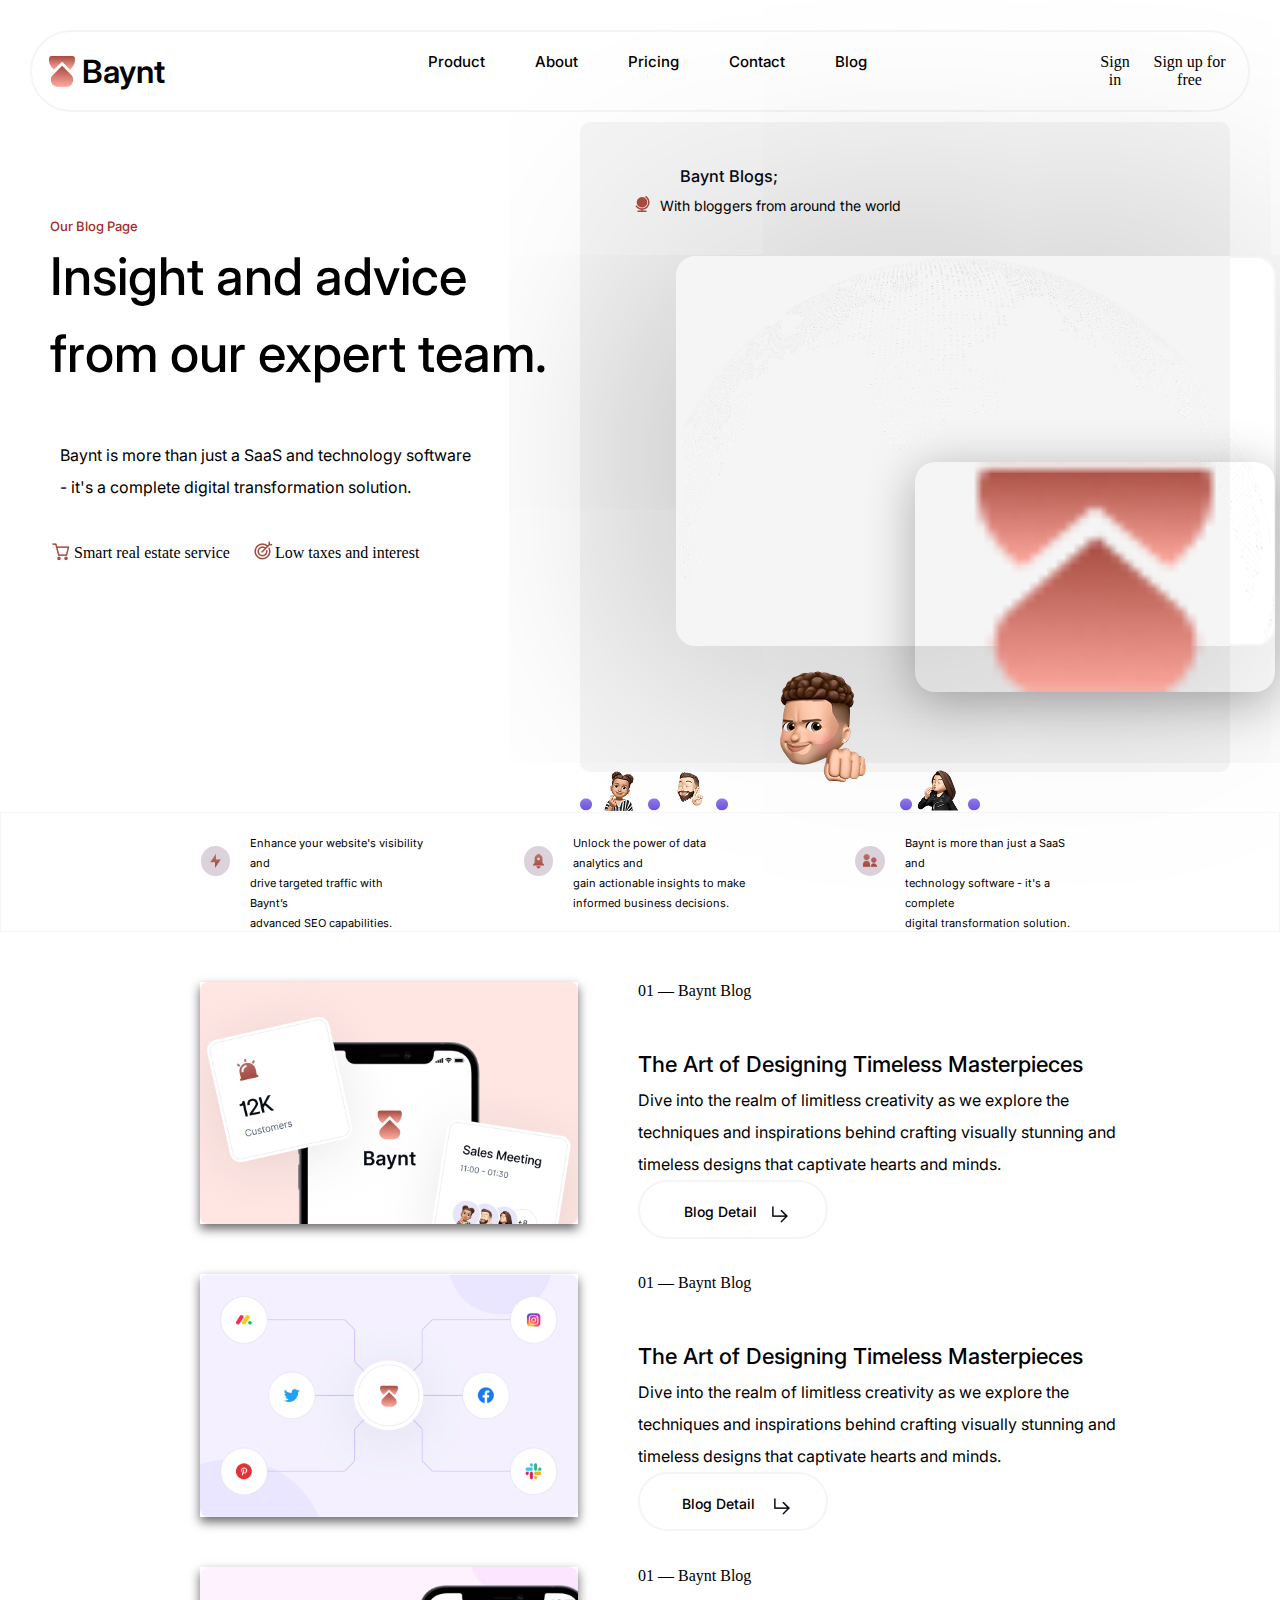
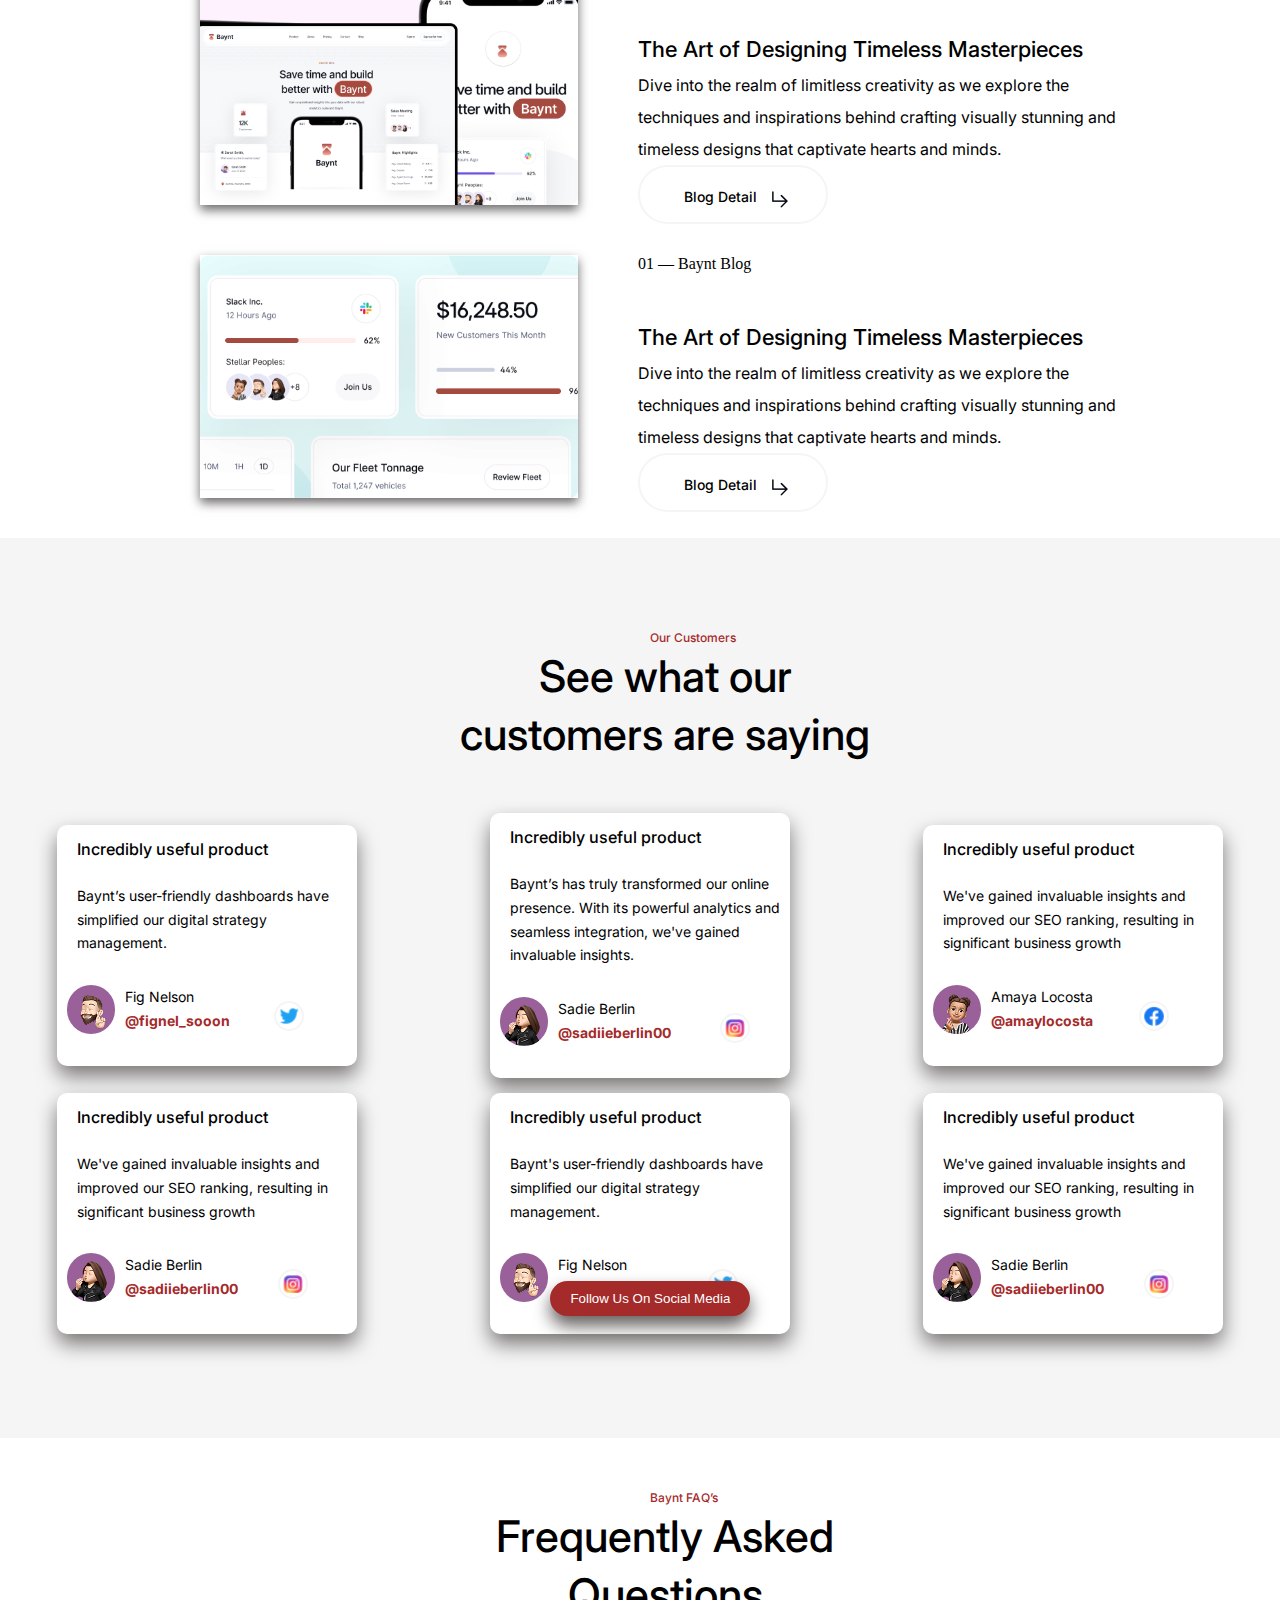
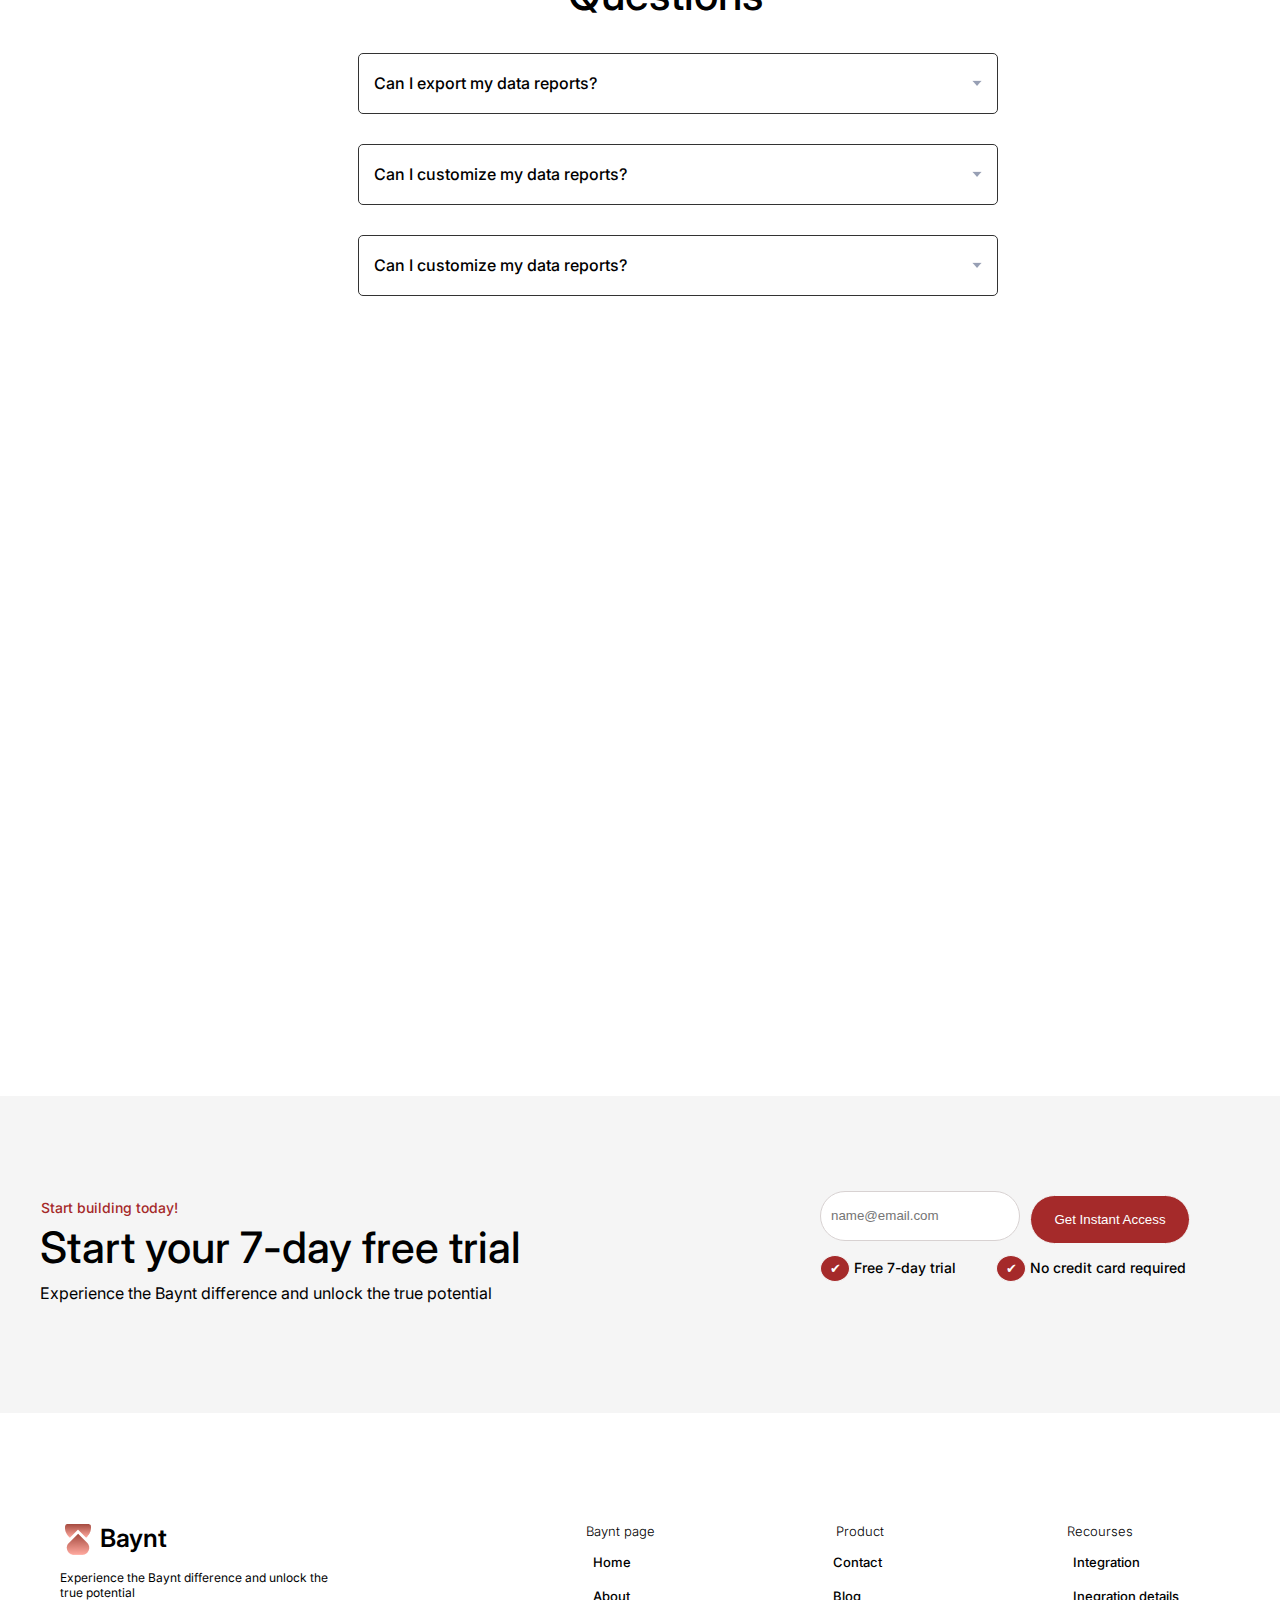
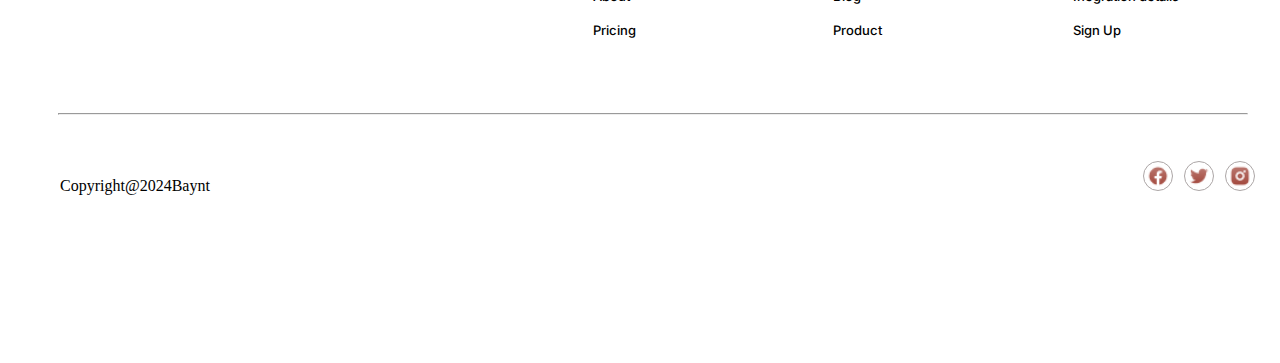
<file: blog.html>
<!DOCTYPE html>
<html lang="en">
<head>
    <meta charset="UTF-8">
    <meta name="viewport" content="width=device-width, initial-scale=1.0">
    <title>Baynt SaaS Website - Blog</title>
    <link rel="stylesheet" href="blog.css">
    <link href="https://fonts.googleapis.com/css2?family=Inter:wght@400;500;600;700&display=swap" rel="stylesheet">
</head>
<body>
    <!-- Header section -->
    <div class="header-container">
        <div class="logo">
    <img src="images/0t8Da9ETUZiEi292CMutAP6vrM.svg.png" alt="Baynt Logo" class="logo">
    <h1>Baynt</h1>
        </div>
        <button class="menu-toggle" id="menu-toggle">&#9776;</button>
        <nav class="navbar" id="navbar">
            <ul id="nav-list">
                <li><a class="links" href="product.html">Product</a></li>
                <li><a class="links" href="about.html">About</a></li>
                <li><a class="links" href="pricing.html">Pricing</a></li>
                <li><a class="links" href="contact.html">Contact</a></li>
                <li><a class="links" href="blog.html">Blog</a></li>
                </ul>
                <div class="right-nav" id="nav-list">
                <a class="sign" href="index.html">Sign in</a>
                <a class="sign" href="sign-up.html">Sign up for free</a>
                </div>
        </nav>
    </div>
    <!-- Blog newsletter section -->
<main class="all">
    <div class="about-newsletter">
        <p class="value-text">Our Blog Page</p>
        <h1 class="h1-style">Insight and advice <br>
            from our expert team.</h1>
        <div class="after-text">
        <p class="tech-text">Baynt is more than just a SaaS and technology software <br> - it's a complete digital transformation solution.</p>
        <div class="carttext-flex">
        <p class="cart-text"> <img class="cart-relative" src ="images/lFhauEJOr368lzOG1H8vF2LN08.svg fill.png">Smart real estate service</p>
        <p class="cart-text"> <img class="cart-relative" src="images/RdFgm6rl9QRu7ulw7dcBnd4lsCY.svg fill.png">Low taxes and interest</p>
        </div>
    </div>
    </div>
   <!-- image at the right -->
   <div class="main-right">
    <p class="image-login">Baynt Blogs;</p>
    <div class="img-blogger">
    <img class="recording-img" src ="images/xVpePeMxF8d8dQbr8ajMnDGzHg.svg.png">
    <p class="bloggers-text">With bloggers from around the world</p>
       </div>
   <img class="first-image" src="images/ZJtI36iKFWpONgy5aOe6Mw4Cnw.webp.png">
   <img class="over-lay" src="images/Hztr8xkqqLZ0oeYDFmYJKbLTWv0.svg fill.png" alt="">
   <img class="over-lay-dot" src="images/HwMUv9ouiAcyruNsTf3wD2c.png.png">
   <img class="over-lay-1" src="images/Kq5I3BWT6CV1pfX6q2ZITM6F8.png.png" alt="">
   <img class="over-lay-dot-1" src="images/HwMUv9ouiAcyruNsTf3wD2c.png.png">
<img class="over-lay-2" src="images/fWam59KKaIaReCvIX5zdmQ2egC4.png.png" alt="">
<img class="over-lay-dot-2" src="images/HwMUv9ouiAcyruNsTf3wD2c.png.png">
<img class="over-lay-3" src="images/QU5VHrDZQfVox5g66usHGKlFWFQ.png.png" alt="">
<img class="over-lay-dot-3" src="images/HwMUv9ouiAcyruNsTf3wD2c.png.png">
<img class="over-lay-4" src="images/9LNblSADDb3IzC1UsWaa5zdf37M.png.png" alt="">
<img class="over-lay-dot-4" src="images/HwMUv9ouiAcyruNsTf3wD2c.png.png">
</div>

    </main>
    <!-- blog -Metric section -->
    <div class="metric-section">
<div class="blog-metrics">
   <img class="purple-icon" src="images/jN4bLvB6SWz7yEIvj23JmANuwTQ.svg.png">
    <p class="center-text">Enhance your website's visibility and <br>
        drive targeted traffic with Baynt’s <br>
        advanced SEO capabilities.</p>
</div>
<div class="blog-metrics">
<img class="purple-icon" src="images/AZ1AGSFwmZ1BiwvzcuyNnnVaRI.svg.png">
     <p class="center-text">Unlock the power of data analytics and <br>
        gain actionable insights to make <br>
        informed business decisions.</p>
</div>
<div class="blog-metrics">
<img class="purple-icon" src="images/8VA99i1iKhwGWKMKg42KVBYjzsQ.svg.png">
     <p  class="center-text" >Baynt is more than just a SaaS and <br>
        technology software - it's a complete <br>
        digital transformation solution.</p>
</div>
    </div>
   <!-- Blog session -->
<article class="allblog-container">
    <div class="blog-articles">
        <img class="d-image" src="images/VOBOCvAzLnMoso4HhDGJ3q9eV8.webp (2).png">
        <div class="image-article">
            <p>01 &mdash; Baynt Blog</p>
            <div class="d-article">
                <h2 class="article-heading"> The Art of Designing Timeless Masterpieces</h2>
                <p class="article-paragraph">Dive into the realm of limitless creativity as we explore the <br>
                    techniques and inspirations behind crafting visually stunning and <br>
                    timeless designs that captivate hearts and minds.</p>
                    <a class= "video-link" href="">Blog Detail<img class="video-arrow" src="images/Zp0uUPiNr8CaqCyCNP5EYJYYzGk.svg.png"></a>
            </div>
        </div>
    </div>
    <div class="blog-articles">
        <img class="d-image" src="images/aOPWGkTf1ylm6jAX6PxWWuCEZ0.webp.png">
        <div class="image-article">
            <p>01  &mdash; Baynt Blog</p>
            <div class="d-article">
                <h2 class="article-heading">The Art of Designing Timeless Masterpieces</h2>
                <p class="article-paragraph">Dive into the realm of limitless creativity as we explore the <br>
                    techniques and inspirations behind crafting visually stunning and <br>
                    timeless designs that captivate hearts and minds.</p>
                    <a class= "video-link" href="">Blog Detail <img class="video-arrow" src="images/Zp0uUPiNr8CaqCyCNP5EYJYYzGk.svg.png"></a>
            </div>
        </div>
    </div>
    <div class="blog-articles">
        <img class="d-image" src="images/VOBOCvAzLnMoso4HhDGJ3q9eV8.webp.png">
        <div class="image-article">
            <p>01  &mdash;  Baynt Blog</p>
            <div class="d-article">
                <h2 class="article-heading">The Art of Designing Timeless Masterpieces</h2>
                <p class="article-paragraph">Dive into the realm of limitless creativity as we explore the <br>
                    techniques and inspirations behind crafting visually stunning and <br>
                    timeless designs that captivate hearts and minds.</p>
                    <a class= "video-link" href="">Blog Detail<img class="video-arrow" src="images/Zp0uUPiNr8CaqCyCNP5EYJYYzGk.svg.png"></a>
            </div>
        </div>
    </div>
    <div class="blog-articles">
        <img class="d-image" src="images/fRYZmGxqBhigpiAGF5FkIeEWXs4.webp.png">
        <div class="image-article">
            <p>01  &mdash;  Baynt Blog</p>
            <div class="d-article">
                <h2 class="article-heading">The Art of Designing Timeless Masterpieces</h2>
                <p class="article-paragraph">Dive into the realm of limitless creativity as we explore the <br>
                    techniques and inspirations behind crafting visually stunning and <br>
                    timeless designs that captivate hearts and minds.</p>
                    <a class= "video-link" href="">Blog Detail<img class="video-arrow" src="images/Zp0uUPiNr8CaqCyCNP5EYJYYzGk.svg.png"></a>
            </div>
        </div>
    </div>
</article>
    <!-- Customers Review -->
<div class="customer-review-container">
    <div class="customer-review content">
<p class= "powerful-f-text">Our Customers</p>
    <h3 class="build-text" >See what our <br>customers are saying</h3>
     <div class="d-team-images">
<div class="Customer-1">
    <div class="jake-div">
<p class="useful-product">Incredibly useful product</p>
<p class="product-review">Baynt’s user-friendly dashboards have <br>
simplified our digital strategy <br>
management. </p>
<div class="customer-icons">
    <img class="customerimage-unicon" src="images/fWam59KKaIaReCvIX5zdmQ2egC4.png.png">
     <p class="customer-name" >Fig Nelson <br> <b class="brown-username">@fignel_sooon</b></p>
      <img class="d-unicontwitter" src="images/T5LAZsUEsMZNw6oTB1isguIIs.svg.png">
</div>
</div>
</div>
<!-- second div image -->
    <div class="Customer-1">
    <div class="jake-div">
<p class="useful-product">Incredibly useful product</p>
<p class="product-review">Baynt’s has truly transformed our online <br>
presence. With its powerful analytics and <br>
seamless integration, we've gained <br>
invaluable insights.</p>
<div class="customer-icons">
    <img class="customerimage-unicon" src="images/9LNblSADDb3IzC1UsWaa5zdf37M.png.png">
     <p class="customer-name">Sadie Berlin<br> <b class="brown-username">@sadiieberlin00</b></p>
      <img class="d-unicontwitter" src="images/CcQxHEqKblgODmZz1WOD4czps.svg.png">
</div>
</div>
</div>
<!-- third-image -->
    <div class="Customer-1">
    <div class="jake-div">
<p class="useful-product">Incredibly useful product</p>
<p class="product-review">We've gained invaluable insights and <br>
improved our SEO ranking, resulting in <br>
significant business growth</p>
<div class="customer-icons">
    <img class="customerimage-unicon" src="images/Kq5I3BWT6CV1pfX6q2ZITM6F8.png.png">
         <p class="customer-name">Amaya Locosta<br> <b class="brown-username">@amaylocosta</b></p>
      <img class="d-unicontwitter" src="images/oGCnNSubY1s86PkozHTpwSCHKA.svg.png">
</div>
</div>
</div>
<!-- fourth image -->
    <div class="Customer-1">
    <div class="jake-div">
<p class="useful-product">Incredibly useful product</p>
<p class="product-review">We've gained invaluable insights and <br>
improved our SEO ranking, resulting in <br>
significant business growth</p>
<div class="customer-icons">
    <img class="customerimage-unicon" src="images/9LNblSADDb3IzC1UsWaa5zdf37M.png.png">
    <p class="customer-name">Sadie Berlin<br> <b class="brown-username">@sadiieberlin00</b></p>
            <img class="d-unicontwitter" src="images/CcQxHEqKblgODmZz1WOD4czps.svg.png">
</div>
</div>
</div>
<!-- fifth image -->
    <div class="Customer-1">
    <div class="jake-div">
<p class="useful-product">Incredibly useful product</p>
<p class="product-review">Baynt's user-friendly dashboards have <br>
simplified our digital strategy <br>
management. </p>
<div class="customer-icons">
        <img class="customerimage-unicon" src="images/fWam59KKaIaReCvIX5zdmQ2egC4.png.png">
     <p class="customer-name" >Fig Nelson <br> <b class="brown-username">@fignel_sooon</b></p>
      <img class="d-unicontwitter" src="images/T5LAZsUEsMZNw6oTB1isguIIs.svg.png">
</div>
</div>
</div>
<!-- sixth image -->
    <div class="Customer-1">
    <div class="jake-div">
<p class="useful-product">Incredibly useful product</p>
<p class="product-review">We've gained invaluable insights and <br>
improved our SEO ranking, resulting in <br>
significant business growth</p>
<div class="customer-icons">
    <img class="customerimage-unicon" src="images/9LNblSADDb3IzC1UsWaa5zdf37M.png.png">
    <p class="customer-name">Sadie Berlin<br> <b class="brown-username">@sadiieberlin00</b></p>
            <img class="d-unicontwitter" src="images/CcQxHEqKblgODmZz1WOD4czps.svg.png">
</div>
</div>
</div>
</div>
<div class="follow-shadow">
<button class="follow-button">Follow Us On Social Media</button>
    </div>
</div>
    </div>
    <div class="faq-section">
        <div class="faq-content">
            <p class= "powerful-f-text">Baynt FAQ’s</p>
    <h3 class="build-text" >Frequently Asked <br>Questions</h3>
    <div class="faq-item">
        <button class="faq-question" onclick="toggleAnswer(this)">Can I export my data reports?<img class="faq-qstoggle" src="images/SVG (3).png"></button>
    <div class="faq-answer">
        
    </div>
    <div class="faq-item">
        <button class="faq-question" onclick="toggleAnswer(this)">Can I customize my data reports?<img class="faq-qstoggle" src="images/SVG (3).png"></button>
    <div class="faq-answer">
    
    </div>
    <div class="faq-item">
        <button class="faq-question" onclick="toggleAnswer(this)">Can I customize my data reports?<img class="faq-qstoggle" src="images/SVG (3).png"></button>
    <div class="faq-answer">
    
    </div>
        </div>
    </div>
    <!-- Under the section (left-side) -->
    <div class="free-trial">
        <div class="left-side">
        <p class="trial-text">Start building today!</p>
        <h2 class="seven-trial">Start your 7-day free trial</h2>
        <p class="experience-text">Experience the Baynt difference and unlock the true potential</p>
        </div>
        <!-- Under the login rightbar section (right-side) -->
        <div class="right-side">
            <div class="right-flex">
    <input class="white-input" type="email" placeholder="name@email.com">
    <button class="access-button">Get Instant Access</button>
                </div>
                <div class="p-div">
    <p><button class="mark">&#10004</button> Free 7-day trial</p>
    <p> <button class="mark">&#10004</button> No credit card required</p>
                </div>

        </div>
    </div>
    <!-- Footer -->
    <footer>
        <section>
            <div class="footer-container">
                <img src="images/0t8Da9ETUZiEi292CMutAP6vrM.svg.png" alt="">
                <span>Baynt</span>
                <p>Experience the Baynt difference and unlock the true potential</p>
            </div>

            <div class="footer-links">
                    <div>
                        <P>Baynt page</P>
                        <a href=""> Home </a>
                        <a href=""> About</a>
                        <a href=""> Pricing</a>
                    </div>

                    <div>
                        <p>Product</p>
                        <a href=""> Contact</a>
                        <a href=""> Blog</a>
                        <a href=""> Product</a>
                    </div>

                    <div>
                        <p>Recourses</p>
                        <a href=""> Integration</a>
                        <a href=""> Inegration details</a>
                        <a href=""> Sign Up</a>
                    </div>
            </div>
        </section>
        <hr>
            <div class="footer-icons">
                <p>Copyright@2024Baynt</p>

               <div>
                <img src="images/facebook.png" alt="">
                <img src="images/twitter.png" alt="">
                <img src="images/instagram.png" alt="">
               </div>

            </div>

        </footer>
    <script src="script.js"></script>
</body>
</html>
</file>
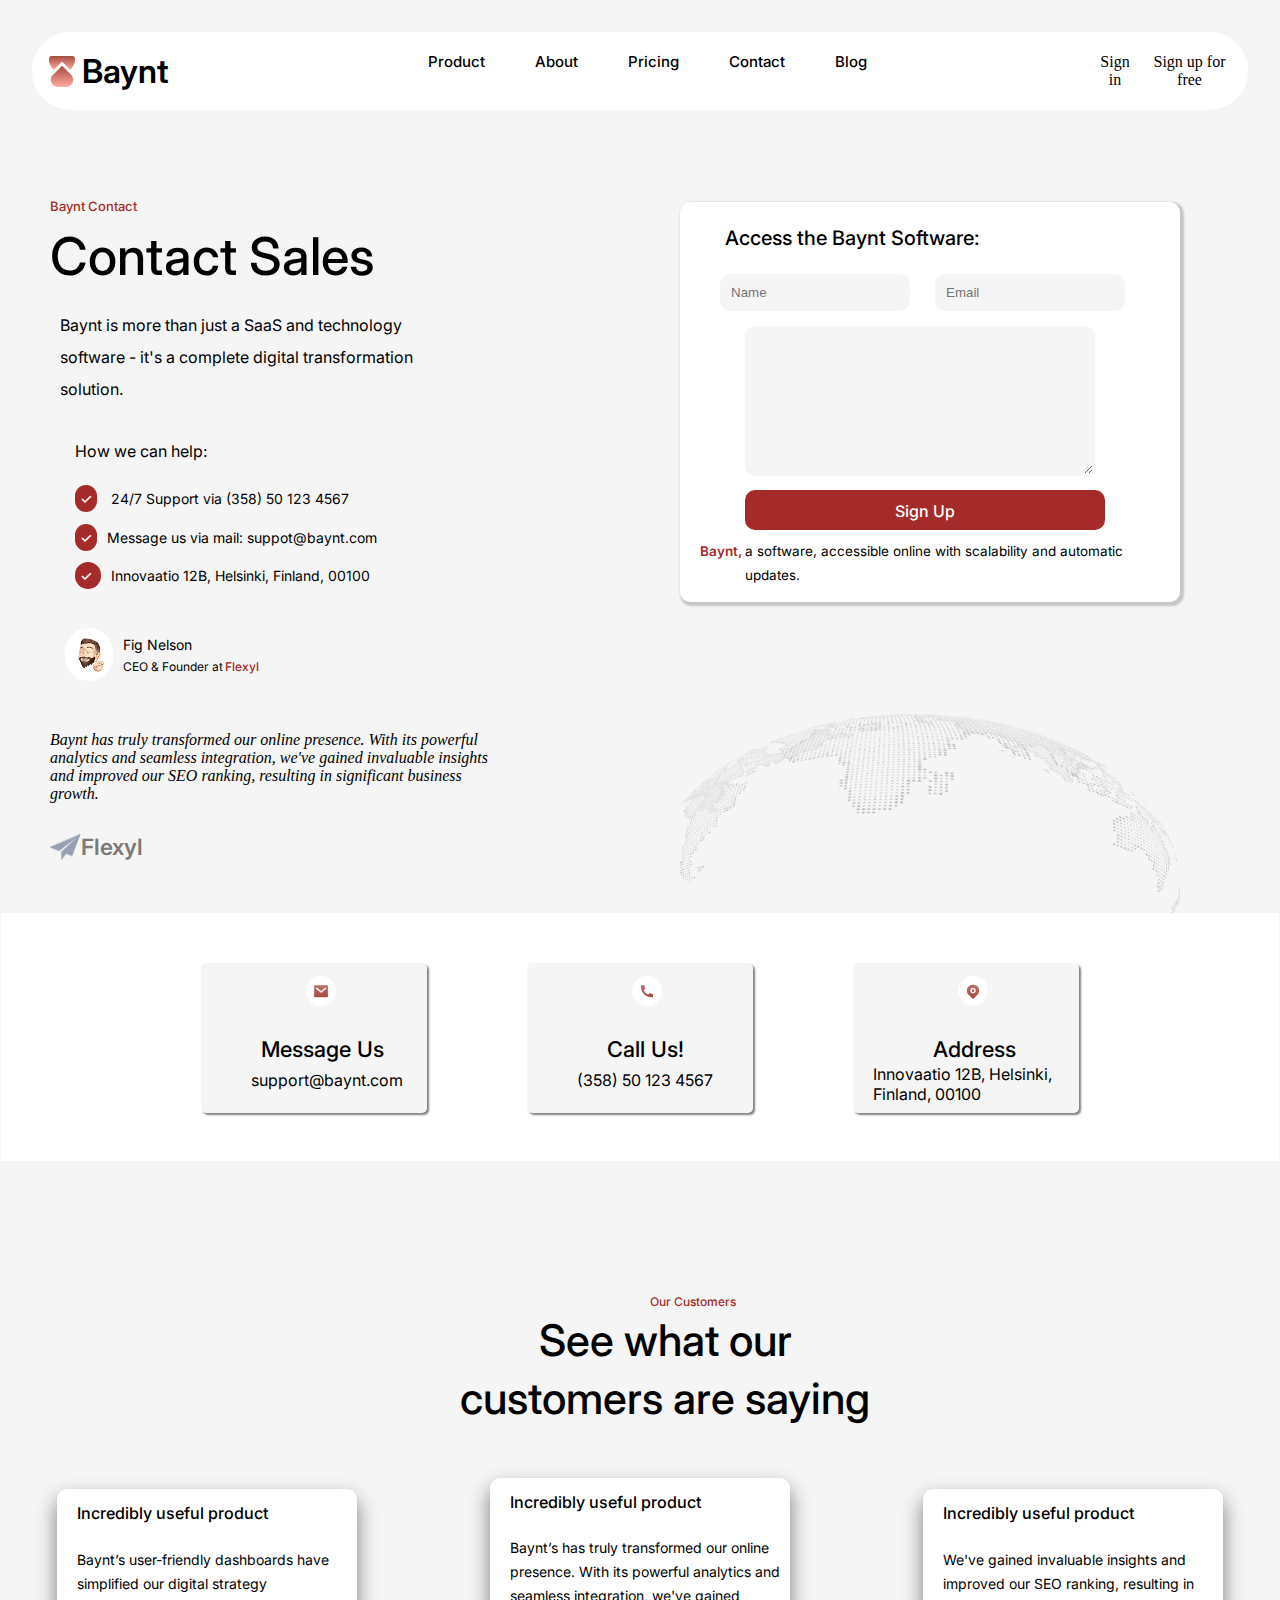
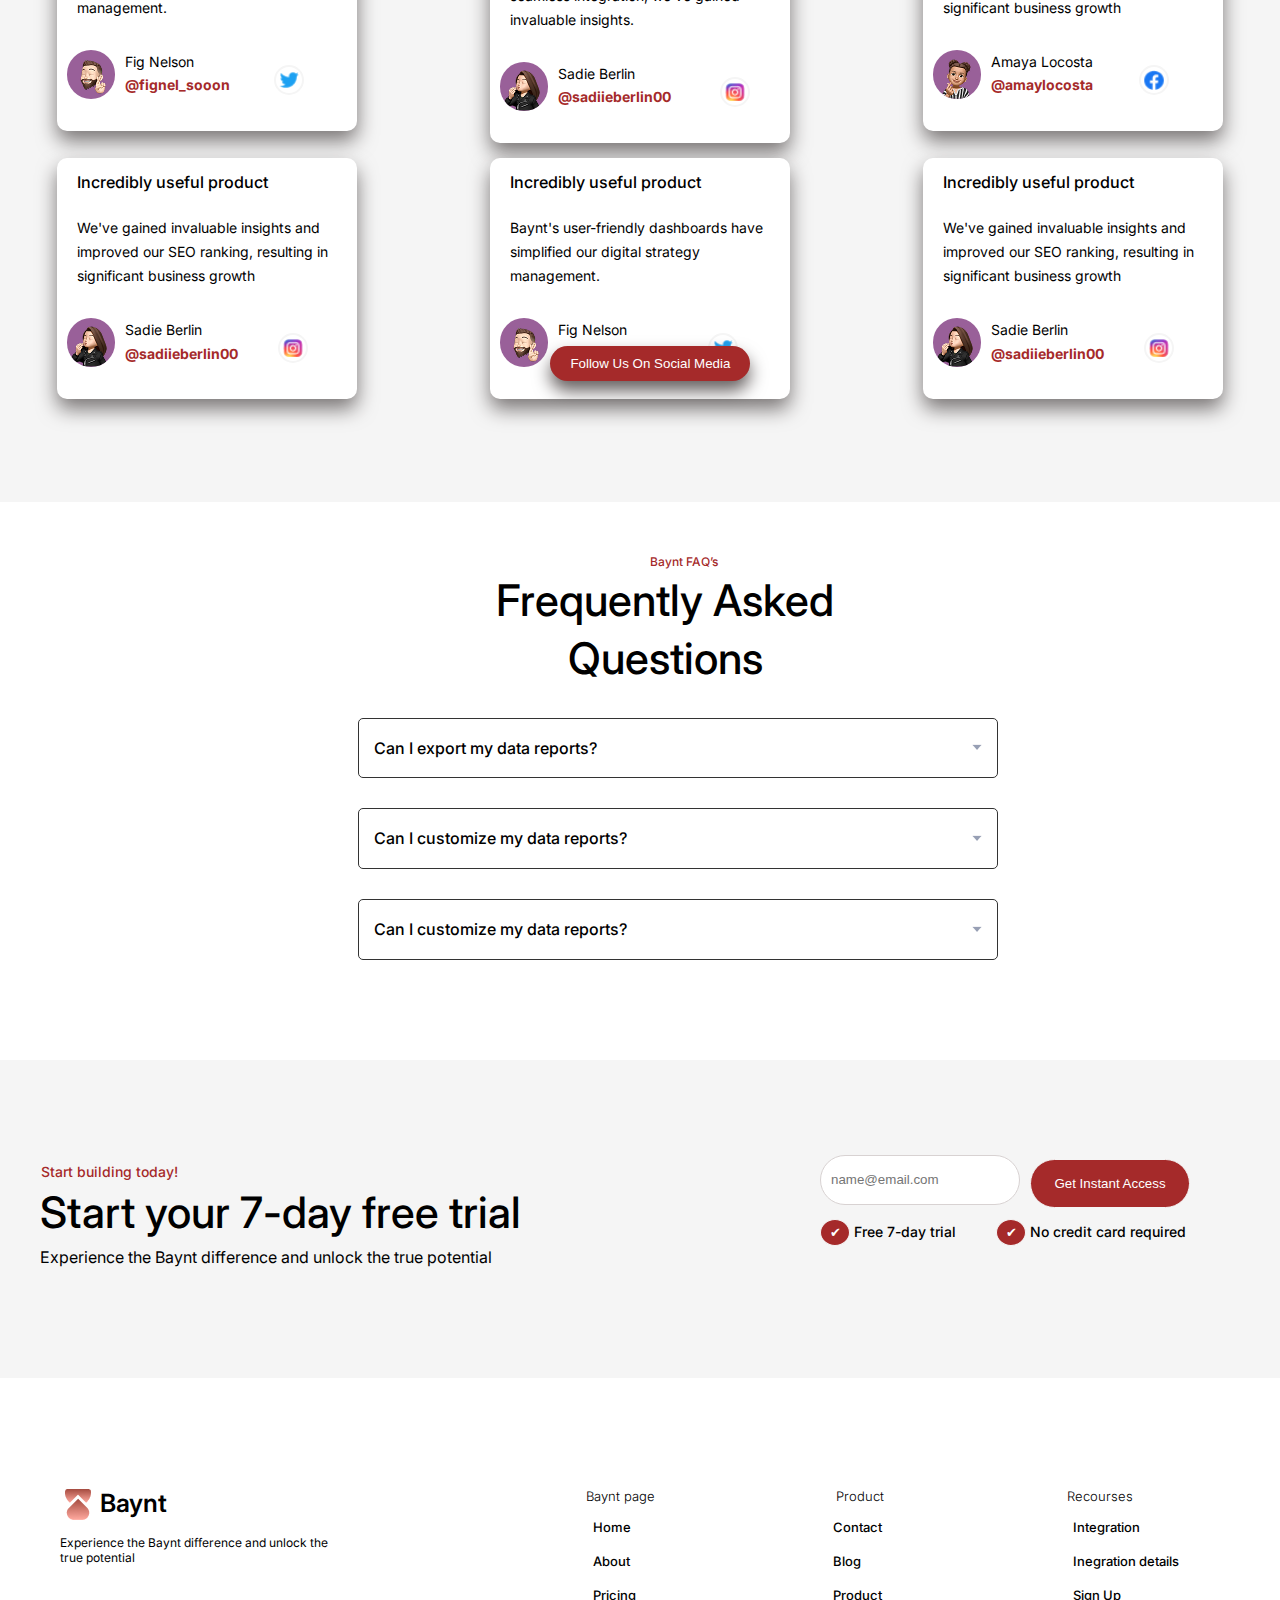
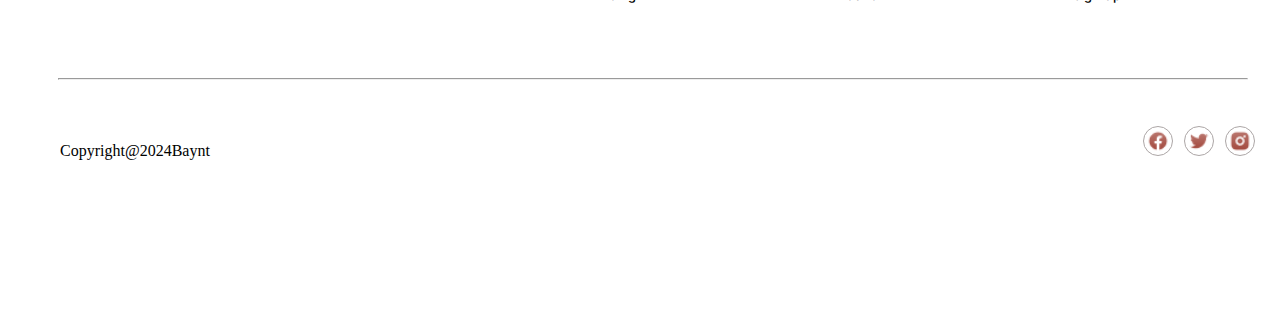
<file: contact.html>
<!DOCTYPE html>
<html lang="en">
<head>
    <meta charset="UTF-8">
    <meta name="viewport" content="width=device-width, initial-scale=1.0">
    <title>Baynt SaaS Website - Blog</title>
    <link rel="stylesheet" href="contact.css">
    <link href="https://fonts.googleapis.com/css2?family=Inter:wght@400;500;600;700&display=swap" rel="stylesheet">
</head>
<body>
    <!-- Header section -->
    <div class="header-container">
        <div class="logo">
    <img src="images/0t8Da9ETUZiEi292CMutAP6vrM.svg.png" alt="Baynt Logo" class="logo">
    <h1>Baynt</h1>
        </div>
        <button class="menu-toggle" id="menu-toggle">&#9776;</button>
        <nav class="navbar" id="navbar">
            <ul id="nav-list">
                <li><a class="links" href="product.html">Product</a></li>
                <li><a class="links" href="about.html">About</a></li>
                <li><a class="links" href="pricing.html">Pricing</a></li>
                <li><a class="links" href="contact.html">Contact</a></li>
                <li><a class="links" href="blog.html">Blog</a></li>
                </ul>
                <div class="right-nav" id="nav-list">
                <a class="sign" href="index.html">Sign in</a>
                <a class="sign" href="sign-up.html">Sign up for free</a>
                </div>
        </nav>
    </div>
    <!-- contact newsletter section -->
<main>
    <div class="about-newsletter">
        <p class="value-text">Baynt Contact</p>
        <h1 class="h1-style">Contact Sales</h1>
        <div class="after-text">
        <p class="tech-text">Baynt is more than just a SaaS and technology <br>software  - it's a complete digital transformation<br> solution.</p>
        <div class="carttext-flex">
        <p class="cart-text">How we can help:</p>
        </div>
        <div class="help-list">
            <p class="dev-doc" > <b class="mark-2"> &#10003;</b> 24/7 Support via (358) 50 123 4567</p>
            <p class="api">  <b class="mark-2">&#10003;</b>Message us via mail: suppot@baynt.com</p>
            <p class="baynt-web"> <b class="mark-2"> &#10003; </b>Innovaatio 12B, Helsinki, Finland,  00100</p>
        </div>
        </div>
        <div class="Flexylfounder-div">
            <div class="Flexylfounder-image">
                <img src="images/fWam59KKaIaReCvIX5zdmQ2egC4.png.png" alt="">
            </div>
            <div class="foundername">
                <p class="fig-name">Fig Nelson</p>
                <p class="ceo-text">CEO & Founder at <span class="brown-flex"> Flexyl </span></p>
            </div>
        </div>
        <p class="italic-text">Baynt has truly transformed our online presence. With its powerful <br>
            analytics and seamless integration, we've gained invaluable insights <br>
            and improved our SEO ranking, resulting in significant business <br>
            growth.</p>
            <div class="flexyl-container">
            <img src="images/Vector.png" alt="">
            <p class="Flexyl-text">Flexyl</p>
            </div>
    </div>
    </div>
   <!-- image at the right -->
   <div class="main-right">
    <div class="main-right-content">
   <h3 class="h3-contactheading">Access the Baynt Software:</h3>
   <div class="contact-input">
    <input class="inputbox" type="text" placeholder="Name">
    <input class="inputbox" type="email" placeholder="Email">
   </div>
   <div>
    <textarea class="textareaspace" name="message"></textarea>
   </div>
   <div class="contact-button">
    <button class="contact-btn">Sign Up</button>
    </div>
    <p class="contact-text">Baynt,<span class="contact-text2">a software, accessible online with scalability and automatic updates.</span></p>
</div>
<img class="world-image" src="images/ZJtI36iKFWpONgy5aOe6Mw4Cnw.webp.png" alt="">
</div>
</main>
    <!-- blog -Metric section -->
    <div class="metric-section">
<div class="blog-metrics">
    <div class="contact-center">
   <img class="purple-icon" src="images/5FZtOw9PnigXBt9Y9rWIBNhGIQ.svg fill.png" alt="">
    <h5 class="contact-h51">Message Us</h5>
   <p class="center-text">support@baynt.com</p>
   </div>
</div>
<div class="blog-metrics">
    <div class="contact-center">
<img class="purple-icon" src="images/fQHwxq1dNNNcnRsffHvWgIfl2E.svg fill.png" alt="">
     <h5  class="contact-h5">Call Us!</h5>
<p class="center-text">(358) 50 123 4567</p>
</div>
</div>
<div class="blog-metrics">
    <div class="contact-center">
<img class="purple-icon" src="images/Rs9kQ4BcwxOw86EaAZRMxoCunU.svg.png">
     <h5  class="contact-h5">Address</h5>
<p  class="center-text1" >Innovaatio 12B, Helsinki, Finland,  00100</p>
</div>
</div>
    </div>
    <!-- Customers Review -->
<div class="customer-review-container">
    <div class="customer-review content">
<p class= "powerful-f-text">Our Customers</p>
    <h3 class="build-text" >See what our <br>customers are saying</h3>
     <div class="d-team-images">
<div class="Customer-1">
    <div class="jake-div">
<p class="useful-product">Incredibly useful product</p>
<p class="product-review">Baynt’s user-friendly dashboards have <br>
simplified our digital strategy <br>
management. </p>
<div class="customer-icons">
    <img class="customerimage-unicon" src="images/fWam59KKaIaReCvIX5zdmQ2egC4.png.png">
     <p class="customer-name" >Fig Nelson <br> <b class="brown-username">@fignel_sooon</b></p>
      <img class="d-unicontwitter" src="images/T5LAZsUEsMZNw6oTB1isguIIs.svg.png">
</div>
</div>
</div>
<!-- second div image -->
    <div class="Customer-1">
    <div class="jake-div">
<p class="useful-product">Incredibly useful product</p>
<p class="product-review">Baynt’s has truly transformed our online <br>
presence. With its powerful analytics and <br>
seamless integration, we've gained <br>
invaluable insights.</p>
<div class="customer-icons">
    <img class="customerimage-unicon" src="images/9LNblSADDb3IzC1UsWaa5zdf37M.png.png">
     <p class="customer-name">Sadie Berlin<br> <b class="brown-username">@sadiieberlin00</b></p>
      <img class="d-unicontwitter" src="images/CcQxHEqKblgODmZz1WOD4czps.svg.png">
</div>
</div>
</div>
<!-- third-image -->
    <div class="Customer-1">
    <div class="jake-div">
<p class="useful-product">Incredibly useful product</p>
<p class="product-review">We've gained invaluable insights and <br>
improved our SEO ranking, resulting in <br>
significant business growth</p>
<div class="customer-icons">
    <img class="customerimage-unicon" src="images/Kq5I3BWT6CV1pfX6q2ZITM6F8.png.png">
         <p class="customer-name">Amaya Locosta<br> <b class="brown-username">@amaylocosta</b></p>
      <img class="d-unicontwitter" src="images/oGCnNSubY1s86PkozHTpwSCHKA.svg.png">
</div>
</div>
</div>
<!-- fourth image -->
    <div class="Customer-1">
    <div class="jake-div">
<p class="useful-product">Incredibly useful product</p>
<p class="product-review">We've gained invaluable insights and <br>
improved our SEO ranking, resulting in <br>
significant business growth</p>
<div class="customer-icons">
    <img class="customerimage-unicon" src="images/9LNblSADDb3IzC1UsWaa5zdf37M.png.png">
    <p class="customer-name">Sadie Berlin<br> <b class="brown-username">@sadiieberlin00</b></p>
            <img class="d-unicontwitter" src="images/CcQxHEqKblgODmZz1WOD4czps.svg.png">
</div>
</div>
</div>
<!-- fifth image -->
    <div class="Customer-1">
    <div class="jake-div">
<p class="useful-product">Incredibly useful product</p>
<p class="product-review">Baynt's user-friendly dashboards have <br>
simplified our digital strategy <br>
management. </p>
<div class="customer-icons">
        <img class="customerimage-unicon" src="images/fWam59KKaIaReCvIX5zdmQ2egC4.png.png">
     <p class="customer-name" >Fig Nelson <br> <b class="brown-username">@fignel_sooon</b></p>
      <img class="d-unicontwitter" src="images/T5LAZsUEsMZNw6oTB1isguIIs.svg.png">
</div>
</div>
</div>
<!-- sixth image -->
    <div class="Customer-1">
    <div class="jake-div">
<p class="useful-product">Incredibly useful product</p>
<p class="product-review">We've gained invaluable insights and <br>
improved our SEO ranking, resulting in <br>
significant business growth</p>
<div class="customer-icons">
    <img class="customerimage-unicon" src="images/9LNblSADDb3IzC1UsWaa5zdf37M.png.png">
    <p class="customer-name">Sadie Berlin<br> <b class="brown-username">@sadiieberlin00</b></p>
            <img class="d-unicontwitter" src="images/CcQxHEqKblgODmZz1WOD4czps.svg.png">
</div>
</div>
</div>
</div>
<div class="follow-shadow">
<button class="follow-button">Follow Us On Social Media</button>
    </div>
</div>
    </div>
    <div class="faq-section">
        <div class="faq-content">
            <p class= "powerful-f-text">Baynt FAQ’s</p>
    <h3 class="build-text" >Frequently Asked <br>Questions</h3>
    <div class="faq-item">
        <button class="faq-question" onclick="toggleAnswer(this)">Can I export my data reports?<img class="faq-qstoggle" src="images/SVG (3).png"></button>
    <div class="faq-answer">
        
    </div>
    <div class="faq-item">
        <button class="faq-question" onclick="toggleAnswer(this)">Can I customize my data reports?<img class="faq-qstoggle" src="images/SVG (3).png"></button>
    <div class="faq-answer">
    
    </div>
    <div class="faq-item">
        <button class="faq-question" onclick="toggleAnswer(this)">Can I customize my data reports?<img class="faq-qstoggle" src="images/SVG (3).png"></button>
    <div class="faq-answer">
    
    </div>
        </div>
    </div>
    <!-- Under the section (left-side) -->
    <div class="free-trial">
        <div class="left-side">
        <p class="trial-text">Start building today!</p>
        <h2 class="seven-trial">Start your 7-day free trial</h2>
        <p class="experience-text">Experience the Baynt difference and unlock the true potential</p>
        </div>
        <!-- Under the login rightbar section (right-side) -->
        <div class="right-side">
            <div class="right-flex">
    <input class="white-input" type="email" placeholder="name@email.com">
    <button class="access-button">Get Instant Access</button>
                </div>
                <div class="p-div">
    <p><button class="mark">&#10004</button> Free 7-day trial</p>
    <p> <button class="mark">&#10004</button> No credit card required</p>
                </div>

        </div>
    </div>
    <!-- Footer -->
    <footer>
        <section>
            <div class="footer-container">
                <img src="images/0t8Da9ETUZiEi292CMutAP6vrM.svg.png" alt="">
                <span>Baynt</span>
                <p>Experience the Baynt difference and unlock the true potential</p>
            </div>

            <div class="footer-links">
                    <div>
                        <P>Baynt page</P>
                        <a href=""> Home </a>
                        <a href=""> About</a>
                        <a href=""> Pricing</a>
                    </div>

                    <div>
                        <p>Product</p>
                        <a href=""> Contact</a>
                        <a href=""> Blog</a>
                        <a href=""> Product</a>
                    </div>

                    <div>
                        <p>Recourses</p>
                        <a href=""> Integration</a>
                        <a href=""> Inegration details</a>
                        <a href=""> Sign Up</a>
                    </div>
            </div>
        </section>
        <hr>
            <div class="footer-icons">
                <p>Copyright@2024Baynt</p>

               <div>
                <img src="images/facebook.png" alt="">
                <img src="images/twitter.png" alt="">
                <img src="images/instagram.png" alt="">
               </div>

            </div>

        </footer>
    <script src="script.js"></script>
</body>
</html>
</file>
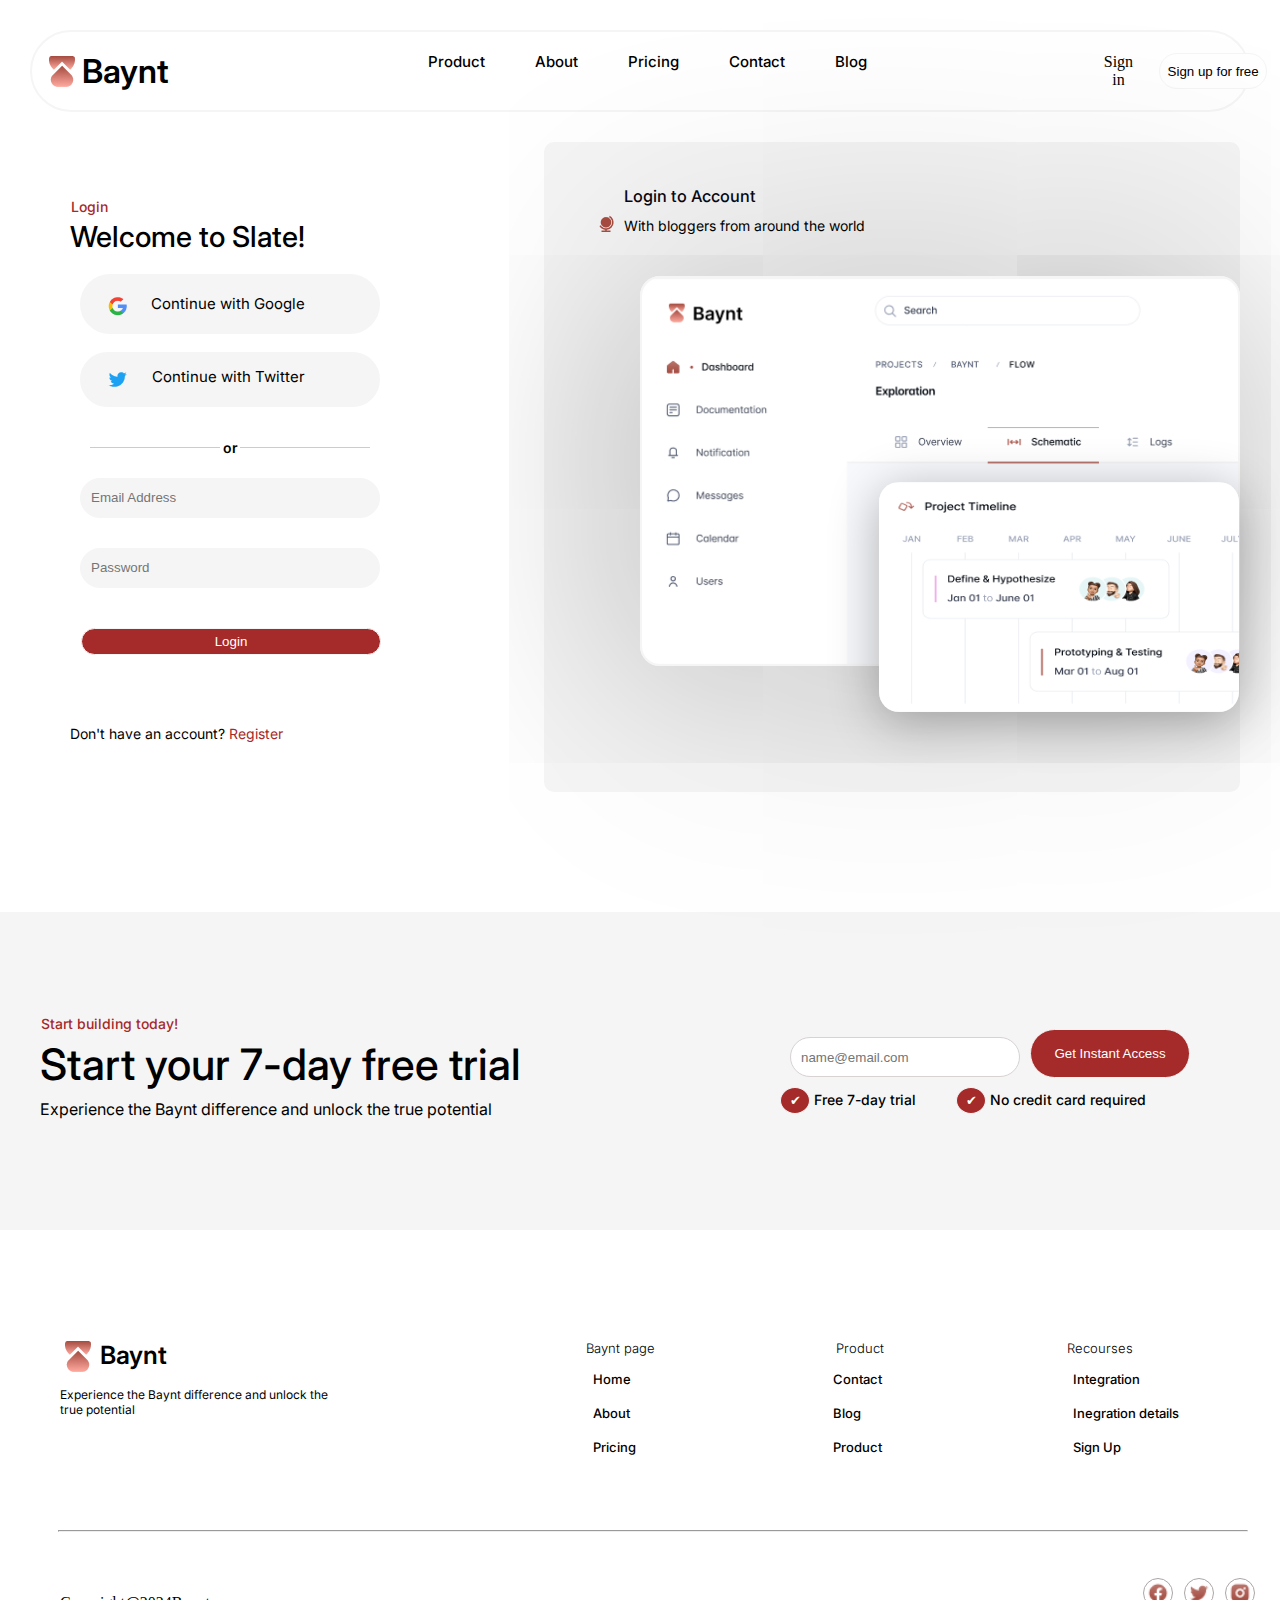
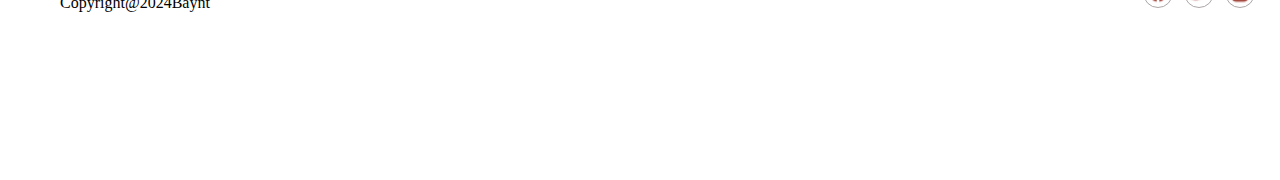
<file: login.html>
<!DOCTYPE html>
<html lang="en">
<head>
    <meta charset="UTF-8">
    <meta name="viewport" content="width=device-width, initial-scale=1.0">
    <title>Baynt SaaS - Login</title>
    <link rel="stylesheet" href="login.css">
    <link href="https://fonts.googleapis.com/css2?family=Inter:wght@400;500;600;700&display=swap" rel="stylesheet">
</head>
<body>
    <!-- Header section -->
    <div class="header-container">
        <div class="logo">
    <img src="images/0t8Da9ETUZiEi292CMutAP6vrM.svg.png" alt="Baynt Logo" class="logo">
    <h1>Baynt</h1>
        </div>
        <button class="menu-toggle" id="menu-toggle">&#9776;</button>
        <nav class="navbar" id="navbar">
            <ul id="nav-list">
                <li><a class="links" href="product.html">Product</a></li>
                <li><a class="links" href="about.html">About</a></li>
                <li><a class="links" href="pricing.html">Pricing</a></li>
                <li><a class="links" href="contact.html">Contact</a></li>
                <li><a class="links" href="blog.html">Blog</a></li>
                </ul>
                <div class="right-nav" id="nav-list">
                <a class="sign" href="login.html">Sign in</a>
                <button><a class="sign" href="#">Sign up for free</a></button>
                </div>
        </nav>
    </div>
<main>
    <!-- Login container -->
    <div class="login-container">
        <p class= "login-text">Login</p>
        <h4 class="welcome-text">Welcome to Slate!</h4>
       <div id= "goggle-section"><a  href="#"><img src="images/XbucCFrRDGphIE0pvsHDBT7U2hc.svg.png">Continue with Google</a></li></div>
       <div id="twitter-section" ><a href="#"><img src="images/T5LAZsUEsMZNw6oTB1isguIIs.svg.png">Continue with Twitter</a></div>
       <div class="divider">
       <span class="or-login"> or </span>
       </div>
        <input type="email" placeholder="Email Address">
        <input type="password" placeholder="Password">
        <button class="login-btn">Login</button>
        <p class="Register">Don't have an account? <a href="#">Register</a></p>
        </div>
        <!-- Login Rightbar image container -->
        <div class="main-right">
             <p class="image-login">Login to Account</p>
             <div class="img-blogger">
             <img class="recording-img" src ="images/xVpePeMxF8d8dQbr8ajMnDGzHg.svg.png">
             <p class="bloggers-text">With bloggers from around the world</p>
                </div>
            <img class="first-image" src="images/kmPGyT23KCNqVtnLdjLo6jPd2E.svg.png">
            <img  class="over-lay" src="images/XqVE3jFzmln1roERsaA9yobl6E.svg.png">
        </div>
    </main>
    <!-- Under the login section (left-side) -->
    <div class="free-trial">
        <div class="left-side">
        <p class="trial-text">Start building today!</p>
        <h2 class="seven-trial">Start your 7-day free trial</h2>
        <p class="experience-text">Experience the Baynt difference and unlock the true potential</p>
        </div>
        <!-- Under the login rightbar section (right-side) -->
        <div class="right-side">
            <div class="right-flex">
    <input class="white-input" type="email" placeholder="name@email.com">
    <button class="access-button">Get Instant Access</button>
                </div>
                <div class="p-div">
    <p><button class="mark">&#10004</button> Free 7-day trial</p>
    <p> <button class="mark">&#10004</button> No credit card required</p>
                </div>

        </div>
    </div>
    <!-- Footer -->
    <footer>
        <section>
            <div class="footer-container">
                <img src="images/0t8Da9ETUZiEi292CMutAP6vrM.svg.png" alt="">
                <span>Baynt</span>
                <p>Experience the Baynt difference and unlock the true potential</p>
            </div>

            <div class="footer-links">
                    <div>
                        <P>Baynt page</P>
                        <a href=""> Home </a>
                        <a href=""> About</a>
                        <a href=""> Pricing</a>
                    </div>

                    <div>
                        <p>Product</p>
                        <a href=""> Contact</a>
                        <a href=""> Blog</a>
                        <a href=""> Product</a>
                    </div>

                    <div>
                        <p>Recourses</p>
                        <a href=""> Integration</a>
                        <a href=""> Inegration details</a>
                        <a href=""> Sign Up</a>
                    </div>
            </div>
        </section>
        <hr>
            <div class="footer-icons">
                <p>Copyright@2024Baynt</p>

               <div>
                <img src="images/facebook.png" alt="">
                <img src="images/twitter.png" alt="">
                <img src="images/instagram.png" alt="">
               </div>

            </div>

        </footer>
    <script src="script.js"></script>
</body>
</html>
</file>
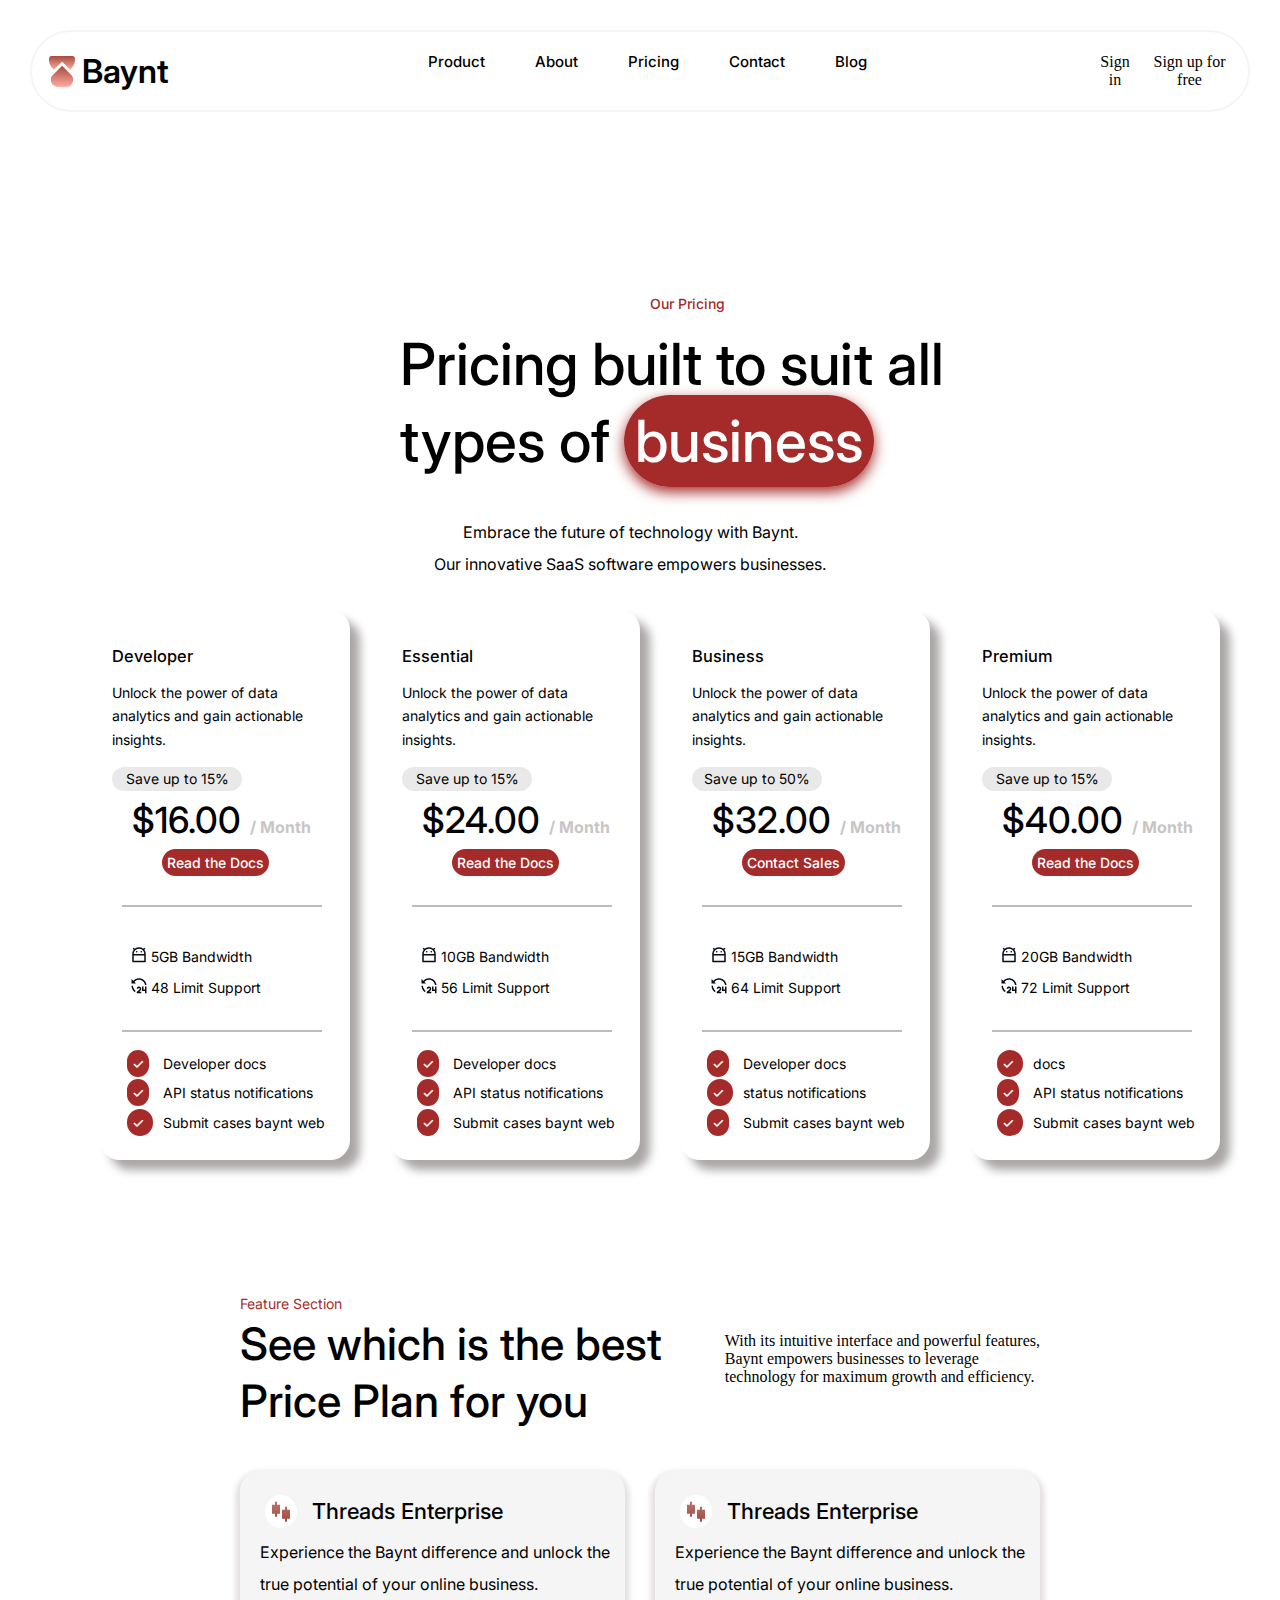
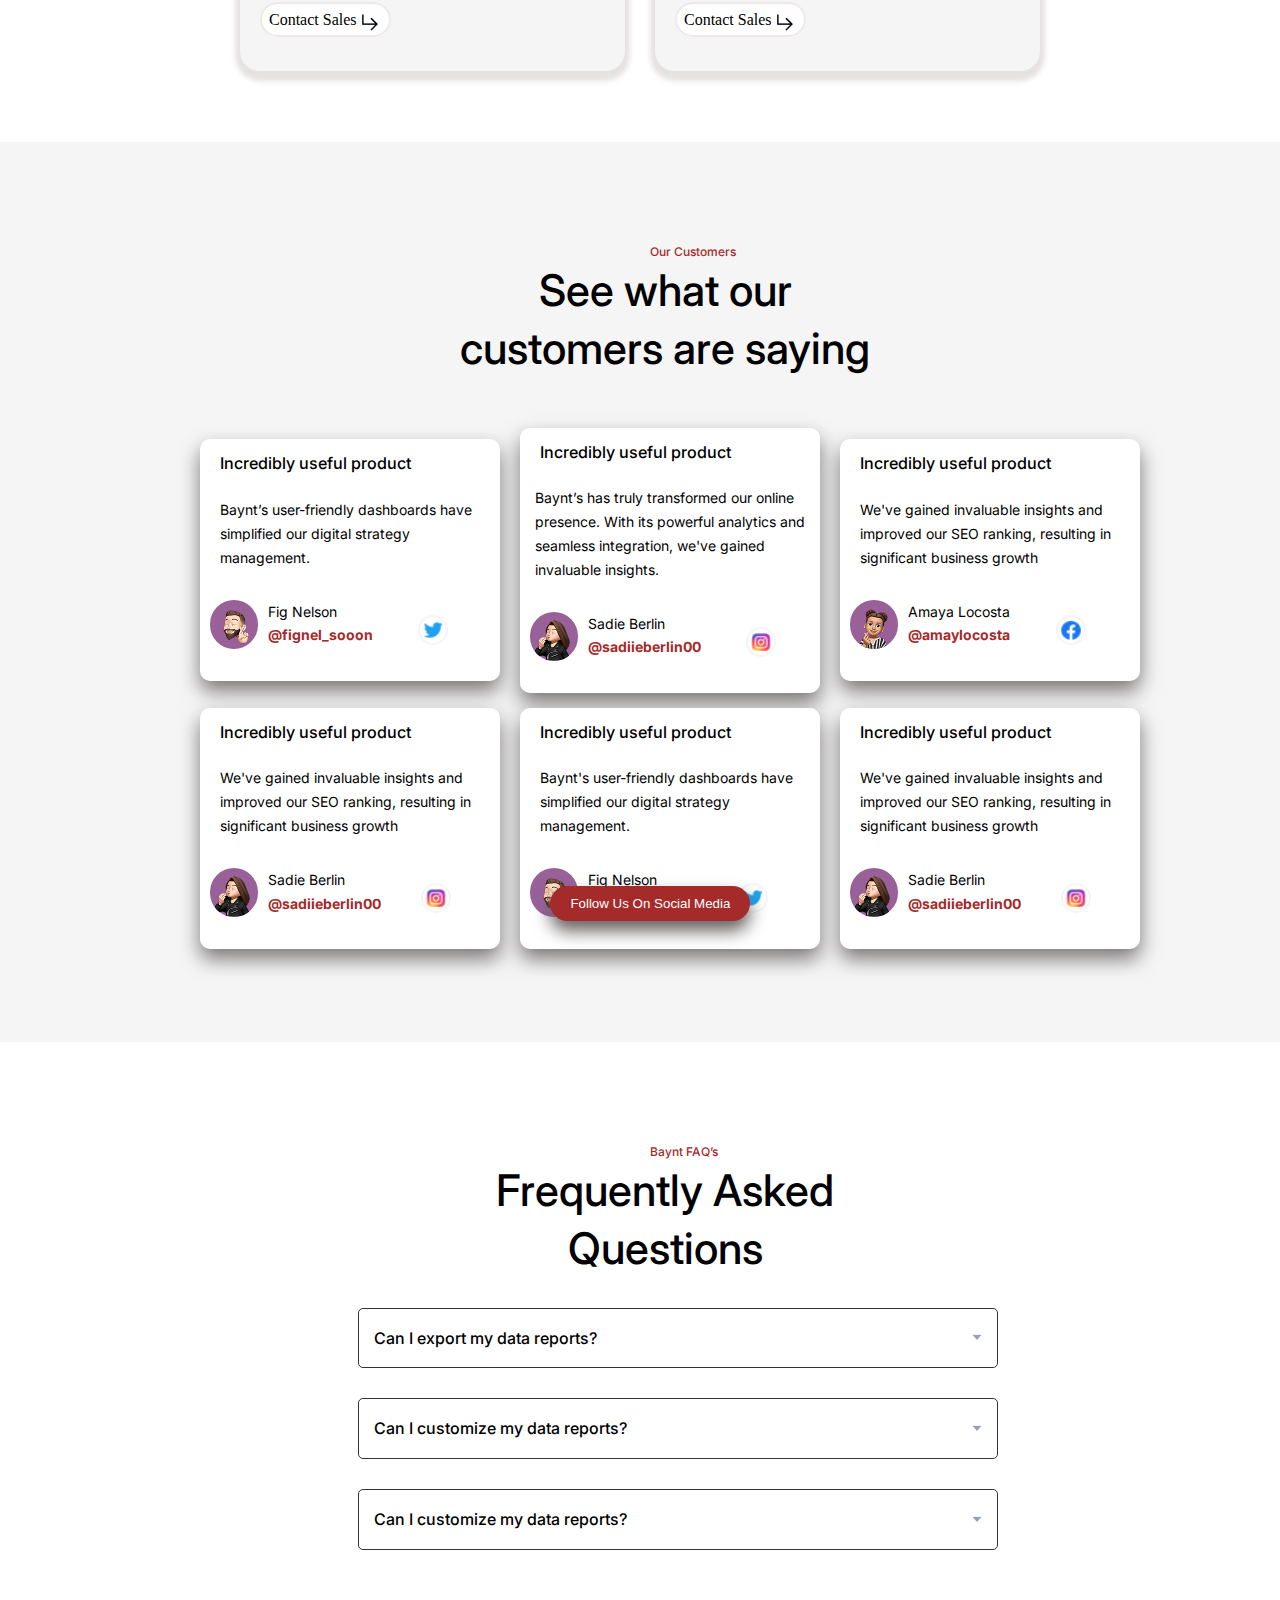
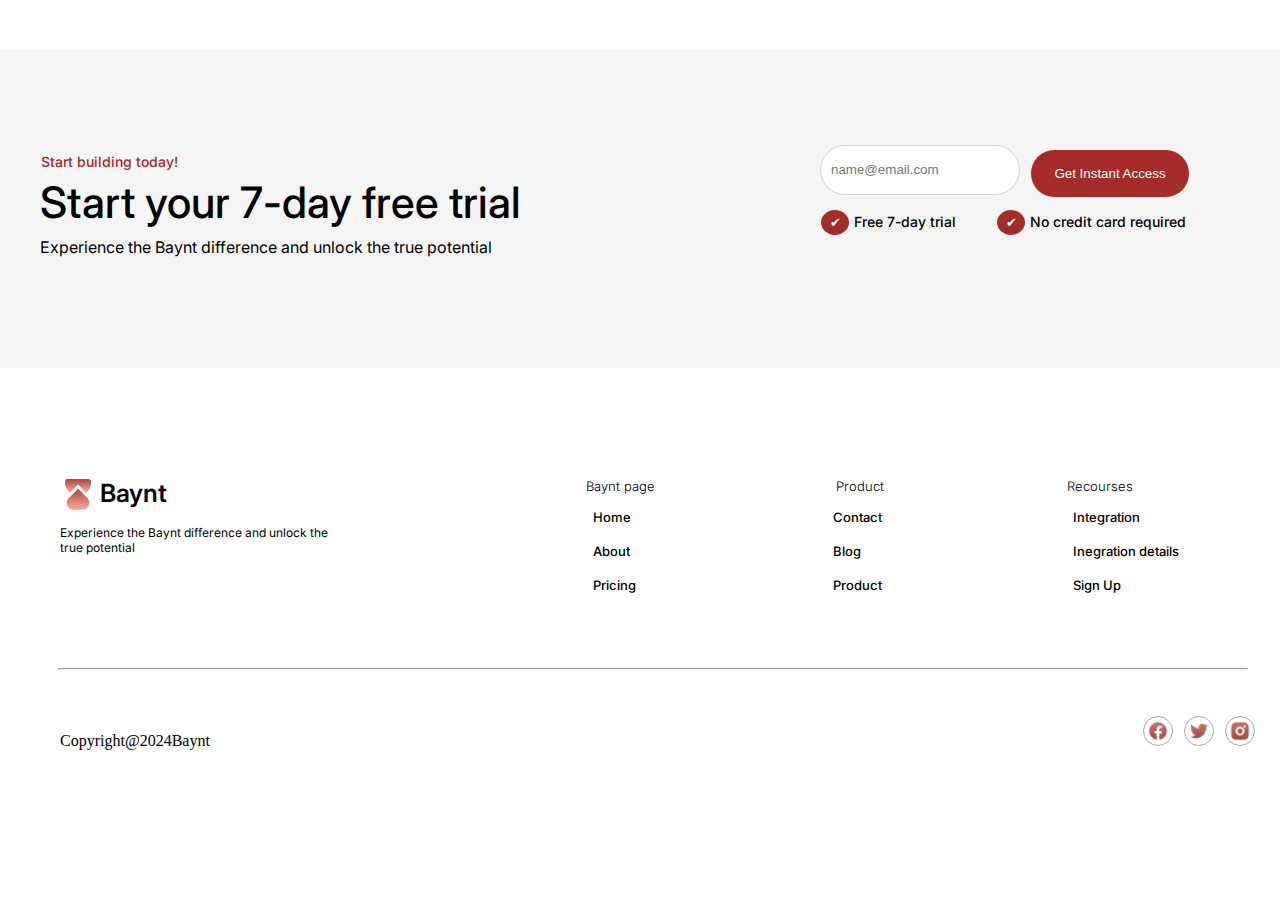
<file: pricing.html>
<!DOCTYPE html>
<html lang="en">
<head>
    <meta charset="UTF-8">
    <meta name="viewport" content="width=device-width, initial-scale=1.0">
    <title>Baynt SaaS Website - Pricing</title>
    <link rel="stylesheet" href="pricing.css">
    <link href="https://fonts.googleapis.com/css2?family=Inter:wght@400;500;600;700&display=swap" rel="stylesheet">
</head>
<body>
    <!-- Header section -->
    <div class="header-container">
        <div class="logo">
    <img src="images/0t8Da9ETUZiEi292CMutAP6vrM.svg.png" alt="Baynt Logo" class="logo">
    <h1>Baynt</h1>
        </div>
        <button class="menu-toggle" id="menu-toggle">&#9776;</button>
        <nav class="navbar" id="navbar">
            <ul id="nav-list">
                <li><a class="links" href="product.html">Product</a></li>
                <li><a class="links" href="about.html">About</a></li>
                <li><a class="links" href="pricing.html">Pricing</a></li>
                <li><a class="links" href="contact.html">Contact</a></li>
                <li><a class="links" href="blog.html">Blog</a></li>
                </ul>
                <div class="right-nav" id="nav-list">
                <a class="sign" href="index.html">Sign in</a>
                <a class="sign" href="sign-up.html">Sign up for free</a>
                </div>
        </nav>
    </div>
    <main class="hero-section-container">
<div class="all">
    <div class="about-newsletter">
        <p class="value-text">Our Pricing</p>
        <h1 class="h1-style">Pricing built to suit all <br>types of <b class="success">business</b></h1>
        <div class="after-text">
        <p class="tech-text">Embrace the future of technology with Baynt. <br>Our innovative SaaS software empowers businesses. </p>
    </div>
    <div class="price-container">
        <div class="each-pricing">
            <h4 class="price-plan">Developer</h4>
            <p class="product-description">Unlock the power of data <br>
                analytics and gain actionable <br>
                insights.</p>
            <p class="save-up">Save up to 15%</p>
            <p class="price-tag">$16.00 <b class="per-month">/ Month</b></p>
            <a class="read-docs" href="">Read the Docs</a>
            <div class="divider"></div>
            <p class="gigabyte"><img class= "gig-image" src="images/0ove0N1Zg3pZiqeLni8UmTQTCg.svg.png">5GB Bandwidth</p>
            <p class="limit"><img class= "gig-image" src="images/83UyZuRq8iPkPTVxTFD2zpPb4.svg fill.png">48 Limit Support</p>
            <div class="divider"></div>
            <p class="dev-doc" > <b class="mark-2"> &#10003;</b> Developer docs</p>
            <p class="api">  <b class="mark-2">&#10003;</b> API status notifications</p>
            <p class="baynt-web"> <b class="mark-2"> &#10003; </b>Submit cases baynt web</p>
        </div>
        <div class="each-pricing">
            <h4 class="price-plan">Essential</h4>
            <p class="product-description">Unlock the power of data <br>
                analytics and gain actionable <br>
                insights.</p>
            <p class="save-up">Save up to 15%</p>
            <p class="price-tag">$24.00 <b class="per-month">/ Month</b></p>
            <a class="read-docs" href="">Read the Docs</a>
            <div class="divider"></div>
            <p class="gigabyte"><img class= "gig-image" src="images/0ove0N1Zg3pZiqeLni8UmTQTCg.svg.png">10GB Bandwidth</p>
            <p class="limit"><img class= "gig-image" src="images/83UyZuRq8iPkPTVxTFD2zpPb4.svg fill.png">56 Limit Support</p>
            <div class="divider"></div>
            <p class="dev-doc" >  <b class="mark-2">&#10003;</b> Developer docs</p>
            <p class="api"> <b class="mark-2"> &#10003;</b> API status notifications</p>
            <p class="baynt-web"> <b class="mark-2"> &#10003;</b> Submit cases baynt web</p> 
        </div>
        <div class="each-pricing">
            <h4 class="price-plan">Business</h4>
            <p class="product-description">Unlock the power of data <br> 
                analytics and gain actionable <br>
                insights.</p>
            <p class="save-up">Save up to 50%</p>
            <p class="price-tag">$32.00 <b class="per-month">/ Month</b> </p>
            <a class="read-docs" href="">Contact Sales</a>
            <div class="divider"></div>
            <p class="gigabyte"><img class= "gig-image" src="images/0ove0N1Zg3pZiqeLni8UmTQTCg.svg.png">15GB Bandwidth</p>
            <p class="limit"><img class= "gig-image" src="images/83UyZuRq8iPkPTVxTFD2zpPb4.svg fill.png">64 Limit Support</p>
            <div class="divider"></div>
            <p class="dev-doc" > <b class="mark-2"> &#10003;</b> Developer docs</p>
            <p class="api"> <b class="mark-2"> &#10003; </b> status notifications</p>
            <p class="baynt-web"> <b class="mark-2"> &#10003;</b> Submit cases baynt web</p>
        </div>
        <div class="each-pricing">
            <h4 class="price-plan">Premium</h4>
            <p class="product-description">Unlock the power of data <br> 
                analytics and gain actionable <br>
                insights.</p>
            <p class="save-up">Save up to 15%</p>
            <p class="price-tag">$40.00 <b class="per-month">/ Month</b></p>
            <a class="read-docs" href="">Read the Docs</a>
            <div class="divider"></div>
            <p class="gigabyte"><img class= "gig-image" src="images/0ove0N1Zg3pZiqeLni8UmTQTCg.svg.png">20GB Bandwidth</p>
            <p class="limit"><img class= "gig-image" src="images/83UyZuRq8iPkPTVxTFD2zpPb4.svg fill.png">72 Limit Support</p>
            <div class="divider"></div>
            <p class="dev-doc" > <b class="mark-2"> &#10003; </b> docs</p>
            <p class="api"> <b class="mark-2"> &#10003;</b> API status notifications</p>
            <p class="baynt-web"> <b class="mark-2"> &#10003; </b>Submit cases baynt web</p>
        </div>
    </div>
    </div>
</main>
</div>
<!-- feature section after pricing -->
<div class="featurepricing-section">
    <div class="featurepricing-headtext">
        <div class="headtext-left">
            <p class="brownpricing-text">Feature Section</p>
            <h3 class="d-h1text">See which is the best <br>
                Price Plan for you</h1>
        </div>
        <div class="headtext-right">
            <p class="d-ptext">With its intuitive interface and powerful features, <br>
                Baynt empowers businesses to leverage <br>
                technology for maximum growth and efficiency.</p>
        </div>
        </div>
<div class="feature-pricing-divs">
        <div class="featurepricing-div">
            <div class="margin-leftcontent">
<h3 class="h3-text"><img  class= "cable-image" src="images/UhCLgfRawj9rbFXdy5rCxmgOQk.svg.png">Threads Enterprise</h3>
<p class="cable-text">Experience the Baynt difference and unlock the true potential of 
    your online business.</p>
    <a class= "contact-link" href="">Contact Sales<img class="video-arrow" src="images/Zp0uUPiNr8CaqCyCNP5EYJYYzGk.svg.png"></a>
        </div>
        </div>
 <div class="featurepricing-div">
    <div class="margin-leftcontent">
<h3 class="h3-text"><img  class= "cable-image" src="images/UhCLgfRawj9rbFXdy5rCxmgOQk.svg.png">Threads Enterprise</h3>
<p class="cable-text">Experience the Baynt difference and unlock the true potential of 
    your online business.</p>
    <a class="contact-link" href="">Contact Sales<img class="video-arrow" src="images/Zp0uUPiNr8CaqCyCNP5EYJYYzGk.svg.png"></a>
        </div>
        </div>
</div>
        </div>
    
   <!-- Customers Review -->
<div class="customer-review-container">
    <div class="customer-review content">
<p class= "powerful-f-text">Our Customers</p>
    <h3 class="build-text" >See what our <br>customers are saying</h3>
     <div class="d-team-images">
<div class="Customer-1">
    <div class="jake-div">
<p class="useful-product">Incredibly useful product</p>
<p class="product-review">Baynt’s user-friendly dashboards have <br>
simplified our digital strategy <br>
management. </p>
<div class="customer-icons">
    <img class="customerimage-unicon" src="images/fWam59KKaIaReCvIX5zdmQ2egC4.png.png">
     <p class="customer-name" >Fig Nelson <br> <b class="brown-username">@fignel_sooon</b></p>
      <img class="d-unicontwitter" src="images/T5LAZsUEsMZNw6oTB1isguIIs.svg.png">
</div>
</div>
</div>
<!-- second div image -->
    <div class="Customer-1">
    <div class="jake-div">
<p class="useful-product">Incredibly useful product</p>
<p class="product-review-1">Baynt’s has truly transformed our online <br>
presence. With its powerful analytics and <br>
seamless integration, we've gained<br>
invaluable insights.</p>
<div class="customer-icons">
    <img class="customerimage-unicon" src="images/9LNblSADDb3IzC1UsWaa5zdf37M.png.png">
     <p class="customer-name">Sadie Berlin<br> <b class="brown-username">@sadiieberlin00</b></p>
      <img class="d-unicontwitter" src="images/CcQxHEqKblgODmZz1WOD4czps.svg.png">
</div>
</div>
</div>
<!-- third-image -->
    <div class="Customer-1">
    <div class="jake-div">
<p class="useful-product">Incredibly useful product</p>
<p class="product-review">We've gained invaluable insights and <br>
improved our SEO ranking, resulting in <br>
significant business growth</p>
<div class="customer-icons">
    <img class="customerimage-unicon" src="images/Kq5I3BWT6CV1pfX6q2ZITM6F8.png.png">
         <p class="customer-name">Amaya Locosta<br> <b class="brown-username">@amaylocosta</b></p>
      <img class="d-unicontwitter" src="images/oGCnNSubY1s86PkozHTpwSCHKA.svg.png">
</div>
</div>
</div>
<!-- fourth image -->
    <div class="Customer-1">
    <div class="jake-div">
<p class="useful-product">Incredibly useful product</p>
<p class="product-review">We've gained invaluable insights and <br>
improved our SEO ranking, resulting in <br>
significant business growth</p>
<div class="customer-icons">
    <img class="customerimage-unicon" src="images/9LNblSADDb3IzC1UsWaa5zdf37M.png.png">
    <p class="customer-name">Sadie Berlin<br> <b class="brown-username">@sadiieberlin00</b></p>
            <img class="d-unicontwitter" src="images/CcQxHEqKblgODmZz1WOD4czps.svg.png">
</div>
</div>
</div>
<!-- fifth image -->
    <div class="Customer-1">
    <div class="jake-div">
<p class="useful-product">Incredibly useful product</p>
<p class="product-review">Baynt's user-friendly dashboards have <br>
simplified our digital strategy <br>
management. </p>
<div class="customer-icons">
        <img class="customerimage-unicon" src="images/fWam59KKaIaReCvIX5zdmQ2egC4.png.png">
     <p class="customer-name" >Fig Nelson <br> <b class="brown-username">@fignel_sooon</b></p>
      <img class="d-unicontwitter" src="images/T5LAZsUEsMZNw6oTB1isguIIs.svg.png">
</div>
</div>
</div>
<!-- sixth image -->
    <div class="Customer-1">
    <div class="jake-div">
<p class="useful-product">Incredibly useful product</p>
<p class="product-review">We've gained invaluable insights and <br>
improved our SEO ranking, resulting in <br>
significant business growth</p>
<div class="customer-icons">
    <img class="customerimage-unicon" src="images/9LNblSADDb3IzC1UsWaa5zdf37M.png.png">
    <p class="customer-name">Sadie Berlin<br> <b class="brown-username">@sadiieberlin00</b></p>
            <img class="d-unicontwitter" src="images/CcQxHEqKblgODmZz1WOD4czps.svg.png">
</div>
</div>
</div>
</div>
<div class="follow-shadow">
<button class="follow-button">Follow Us On Social Media</button>
    </div>
</div>
    </div>
    <div class="faq-section">
        <div class="faq-content">
            <p class= "powerful-f-text">Baynt FAQ’s</p>
    <h3 class="build-text" >Frequently Asked <br>Questions</h3>
    <div class="faq-item">
        <button class="faq-question" onclick="toggleAnswer(this)">Can I export my data reports?<img class="faq-qstoggle" src="images/SVG (3).png"></button>
    <div class="faq-answer">
        
    </div>
    <div class="faq-item">
        <button class="faq-question" onclick="toggleAnswer(this)">Can I customize my data reports?<img class="faq-qstoggle" src="images/SVG (3).png"></button>
    <div class="faq-answer">
    
    </div>
    <div class="faq-item">
        <button class="faq-question" onclick="toggleAnswer(this)">Can I customize my data reports?<img class="faq-qstoggle" src="images/SVG (3).png"></button>
    <div class="faq-answer">
    
    </div>
        </div>
    </div>
    <!-- Under the section (left-side) -->
    <div class="free-trial">
        <div class="left-side">
        <p class="trial-text">Start building today!</p>
        <h2 class="seven-trial">Start your 7-day free trial</h2>
        <p class="experience-text">Experience the Baynt difference and unlock the true potential</p>
        </div>
        <!-- Under the login rightbar section (right-side) -->
        <div class="right-side">
            <div class="right-flex">
    <input class="white-input" type="email" placeholder="name@email.com">
    <button class="access-button">Get Instant Access</button>
                </div>
                <div class="p-div">
    <p><button class="mark">&#10004</button> Free 7-day trial</p>
    <p> <button class="mark">&#10004</button> No credit card required</p>
                </div>

        </div>
    </div>
    <!-- Footer -->
    <footer>
        <section>
            <div class="footer-container">
                <img src="images/0t8Da9ETUZiEi292CMutAP6vrM.svg.png" alt="">
                <span>Baynt</span>
                <p>Experience the Baynt difference and unlock the true potential</p>
            </div>

            <div class="footer-links">
                    <div>
                        <P>Baynt page</P>
                        <a href=""> Home </a>
                        <a href=""> About</a>
                        <a href=""> Pricing</a>
                    </div>

                    <div>
                        <p>Product</p>
                        <a href=""> Contact</a>
                        <a href=""> Blog</a>
                        <a href=""> Product</a>
                    </div>

                    <div>
                        <p>Recourses</p>
                        <a href=""> Integration</a>
                        <a href=""> Inegration details</a>
                        <a href=""> Sign Up</a>
                    </div>
            </div>
        </section>
        <hr>
            <div class="footer-icons">
                <p>Copyright@2024Baynt</p>

               <div>
                <img src="images/facebook.png" alt="">
                <img src="images/twitter.png" alt="">
                <img src="images/instagram.png" alt="">
               </div>

            </div>

        </footer>
    <script src="script.js"></script>
</body>
</html>
</file>
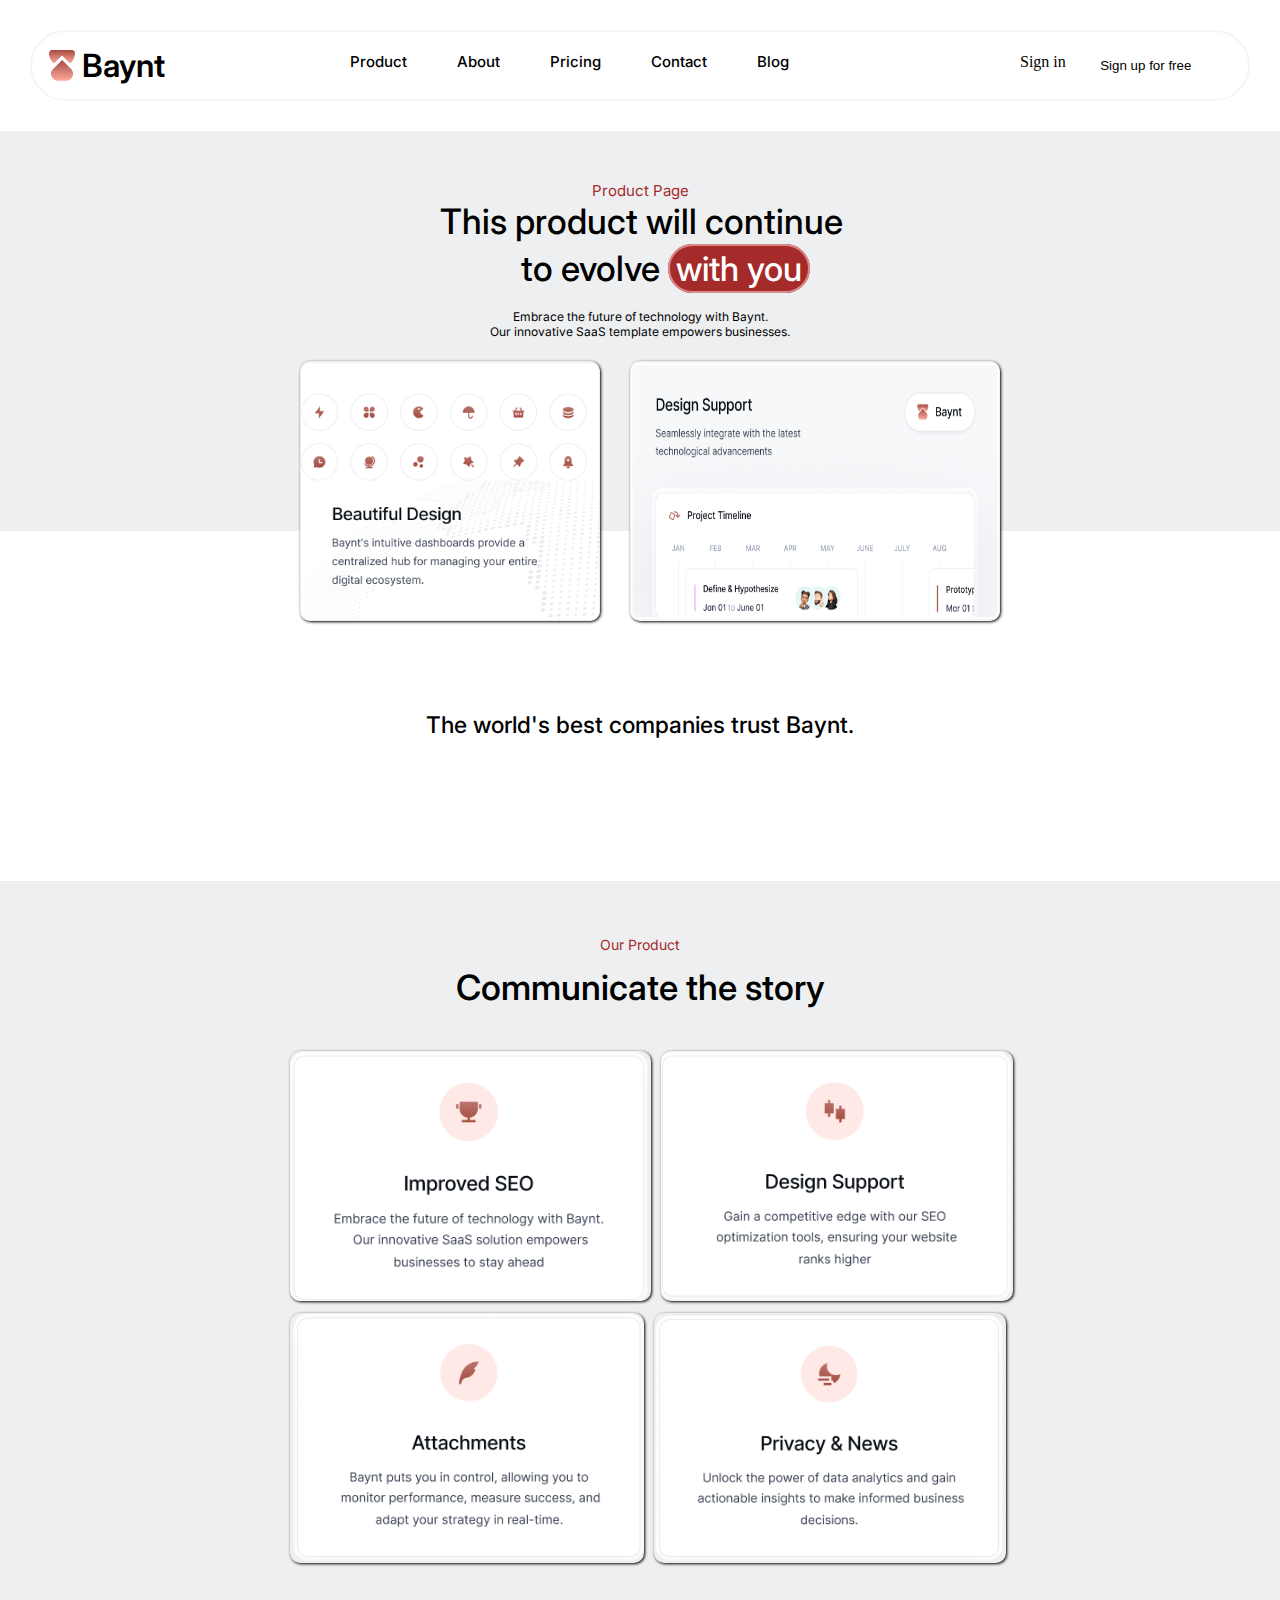
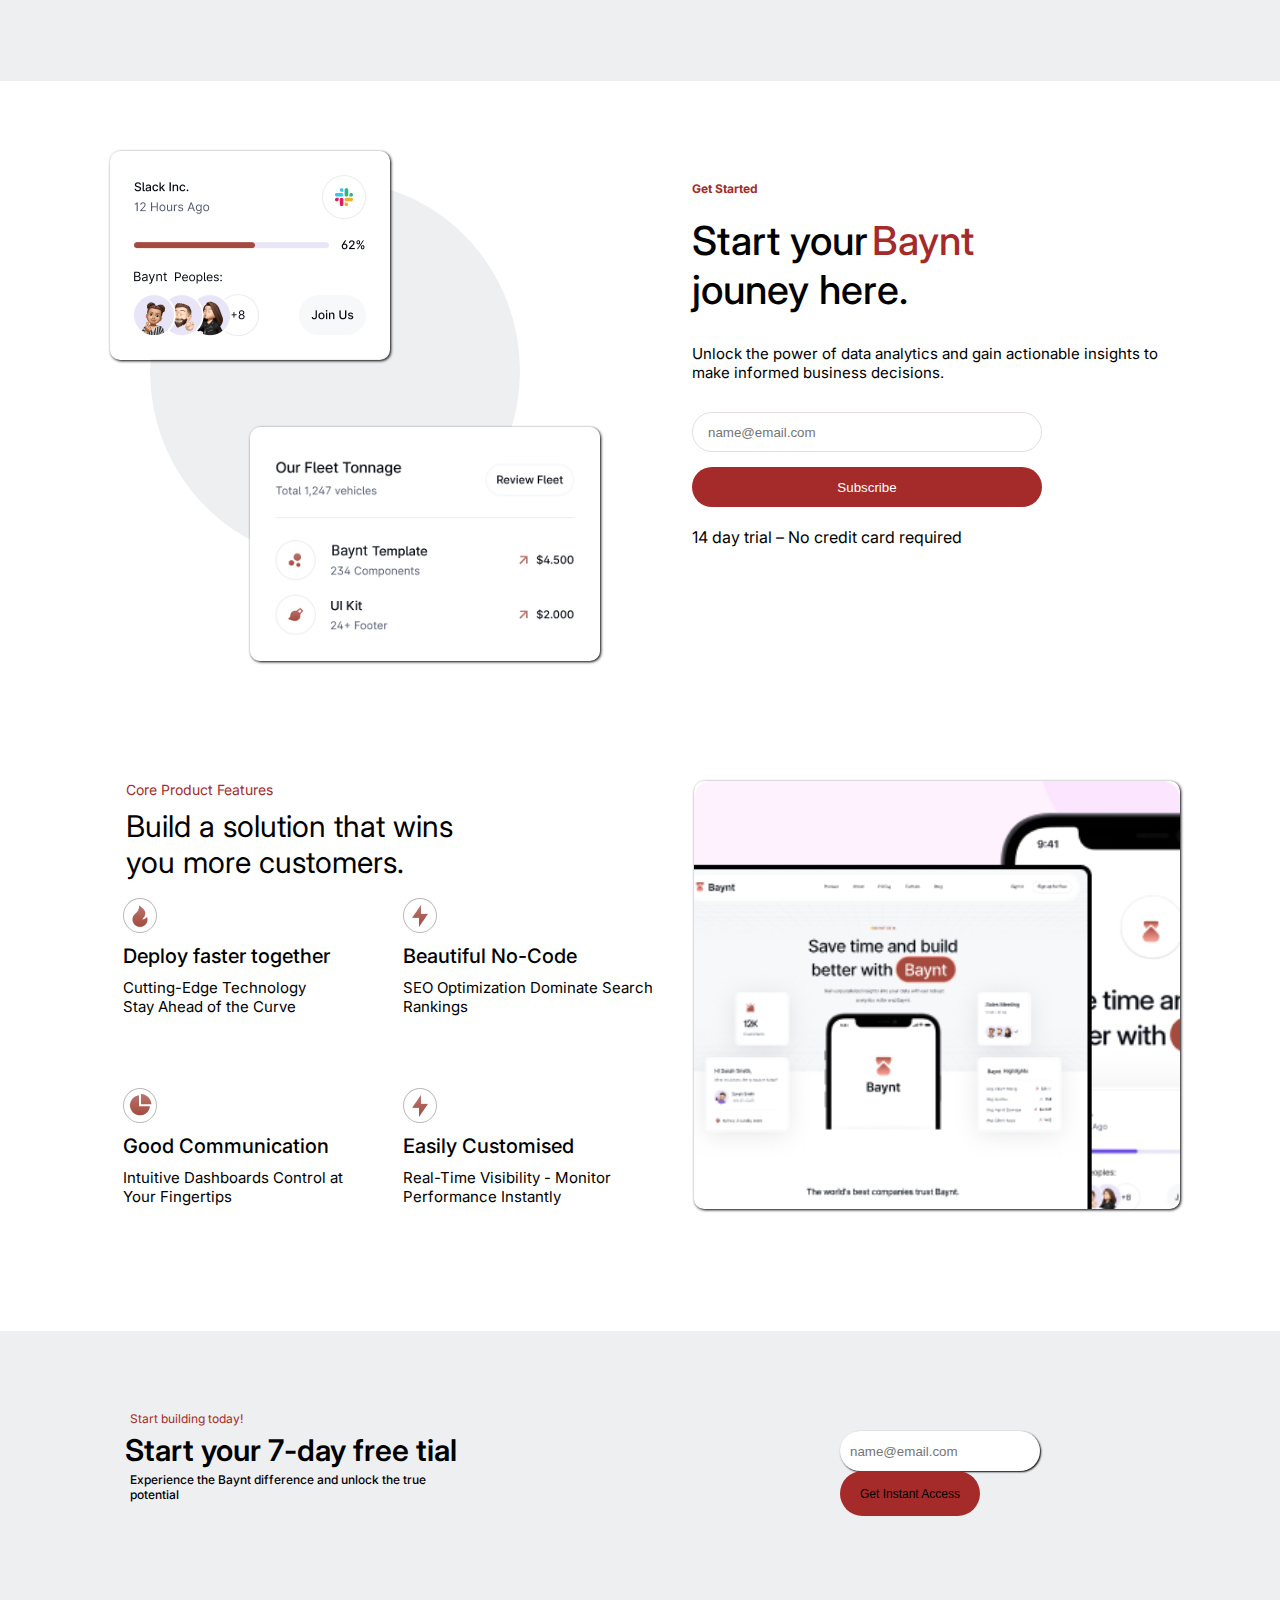
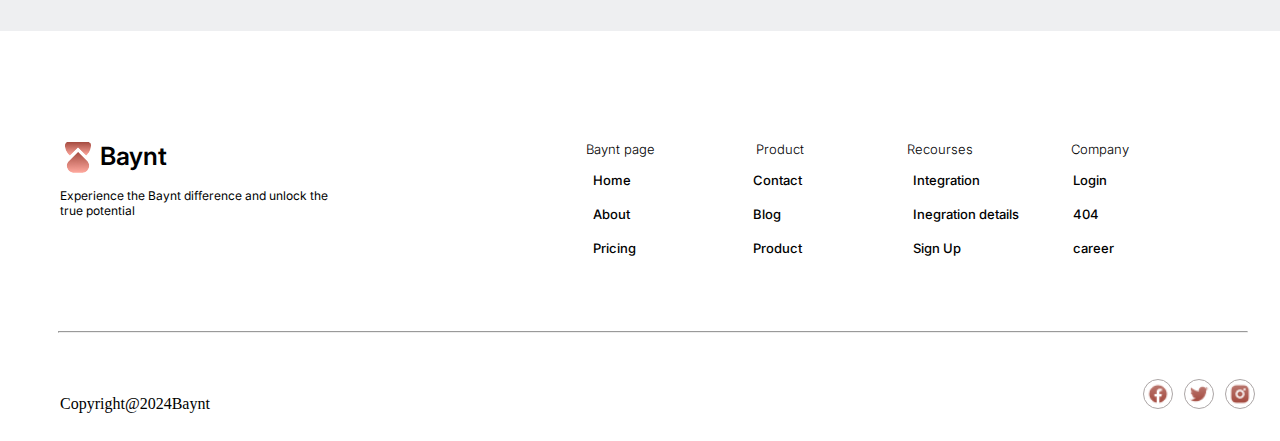
<file: product.html>
<!DOCTYPE html>
<html lang="en">
<head>
    <meta charset="UTF-8">
    <meta name="viewport" content="width=device-width, initial-scale=1.0">
    <link href="https://fonts.googleapis.com/css2?family=Inter:wght@400;500;600;700&display=swap" rel="stylesheet">
    <link rel="stylesheet" href="product.css">
    <title>Document</title>
</head>
<body>
    <div class="header-container">
        <div class="logo">
    <img src="images/logo.png" alt="Baynt Logo" class="logo">
    <h1>Baynt</h1>
        </div>
        <button class="menu-toggle" id="menu-toggle">&#9776;</button>
        <nav class="navbar" id="navbar">
            <ul id="nav-list">
                <li><a class="links" href="index.html">Product</a></li>
                <li><a class="links" href="about.html">About</a></li>
                <li><a class="links" href="pricing.html">Pricing</a></li>
                <li><a class="links" href="contact.html">Contact</a></li>
                <li><a class="links" href="blog.html">Blog</a></li>
                </ul>
                <div class="right-nav" id="nav-list">
                <a class="sign" href="index.html">Sign in</a>
                <button><a class="sign" href="sign-up.html">Sign up for free</a></button>
                </div>
        </nav>
    </div>
    <section class="fst-container">
        <div class="heroface">
            <div class="product-div">
                <p>Product Page</p>
                <h1>This product will continue</h1><br><br>
                <h2>to evolve <b>with you</b></h2><br>
                <p>Embrace the future of technology with Baynt.</p>
                <p>Our innovative SaaS template empowers businesses.</p>
            </div>

            <img class="picture1" src="images/beautiful design.png" alt="">
            <img class="picture2" src="images/design support.png" alt="">
        </div>

        <div class="best-companies">
            <h2>The world's best companies trust Baynt.</h2>
            
            <marquee behavior="scroll" direction="left">
                <div class="icon-divs">
                    <img src="images/Logo.svg.png" alt="">
                    <img src="images/lumion.png" alt="">
                    <img src="images/impact.png" alt="">
                    <img src="images/pure_storage_logo.svg.png" alt="">
                    <img src="images/cameo.png" alt="">
                    <img src="images/ample.png" alt="">
                </div>
            </marquee>
    </section>

    <section class="secound-container">
        
        <div class="our-product">
            <p>Our Product</p>
            <h2>Communicate the story</h2>
        </div>

        <div class="grid">
           <div class="FstGridChild">
            <img src="images/Background+Shadow.png" alt="">
            <img src="images/design sup.png" alt="">
           </div>
        
           <div class="SecGridChild">
            <img src="images/attachment.png" alt="">
            <img src="images/privacy.png" alt="">
           </div>
        </div>
    </section>

    <Section class="thrid-container">
        <div class="slack">
            <img src="images/slack.png" alt="">
            <img src="images/our fleet.png" alt="">
        </div>
        <div class="get-started">
            <p>Get Started</p>
            <h2> Start  your <span>Baynt</span><br>jouney here.</h2>
            <p>Unlock the power of data analytics and gain actionable insights to <br> make informed business decisions.</p>

        <input type="text" placeholder="name@email.com">
        <button>Subscribe</button>
        <p>14 day trial – No credit card required</p>
      </div>
   </Section>
   
   <section class="forth-container">
    <div class="OurKeys">
        <p>Core Product Features</p>
        <h1>Build a solution that wins <br> you more customers.</h1><br><br><br><br>

        <div class="grids-container">
            <div class="grids">
                <img src="images/flame.png" alt="">
                <h2>Deploy faster together</h2>
                <p>Cutting-Edge Technology <br> Stay Ahead of the Curve</p>
            </div>
            <div class="grids">
                <img src="images/flash.png" alt="">
                <h2>Beautiful No-Code</h2>
                <p>SEO Optimization Dominate Search <br>Rankings</p>
            </div>
            <div class="grids">
                <img src="images/half circle.png" alt="">
                <h2>Good Communication</h2>
                <p>Intuitive Dashboards Control at <br>Your Fingertips</p>
            </div>
            <div class="grids"><img src="images/bell.png" alt="">
                <h2>Easily Customised</h2>
                <p>Real-Time Visibility - Monitor <br>Performance Instantly</p>
            </div>
        </div>
    </div>
    <div class="phones">
        <img src="images/one.png" alt="">
    </div>
   </section>

   <section class=" seven-days-trial-contianer">
        <div class="div-one">
            <p class="one">Start building today!</p>
            <h1> Start your 7-day free tial</h1><br><br>
            <p class="two">Experience the Baynt difference and unlock the true potential</p>
        </div>
        <div class=" div-two">
             <input type="text" placeholder="name@email.com">
            <button>Get Instant Access</button><br>
        </div>
    </section>
    
    <footer>
        <section>
            <div class="footer-container">
                <img src="images/logo.png" alt="">
                <span>Baynt</span>
                <p>Experience the Baynt difference and unlock the true potential</p>
            </div>

            <div class="footer-links">
                    <div>
                        <P>Baynt page</P>
                        <a href=""> Home </a>
                        <a href=""> About</a>
                        <a href=""> Pricing</a>
                    </div>

                    <div>
                        <p>Product</p>
                        <a href=""> Contact</a>
                        <a href=""> Blog</a>
                        <a href=""> Product</a>
                    </div>

                    <div>
                        <p>Recourses</p>
                        <a href=""> Integration</a>
                        <a href=""> Inegration details</a>
                        <a href=""> Sign Up</a>
                    </div>

                    <div>
                        <p>Company</p>
                        <a href="">Login</a>
                        <a href="">404</a>
                        <a href=""> career</a>
                    </div>
            </div>
        </section>
        <hr>
            <div class="footer-icons">
                <p>Copyright@2024Baynt</p>

               <div>
                <img src="images/facebook.png" alt="">
                <img src="images/twitter.png" alt="">
                <img src="images/instagram.png" alt="">
               </div>

            </div>
        </footer>


</body>
</html>
</file>
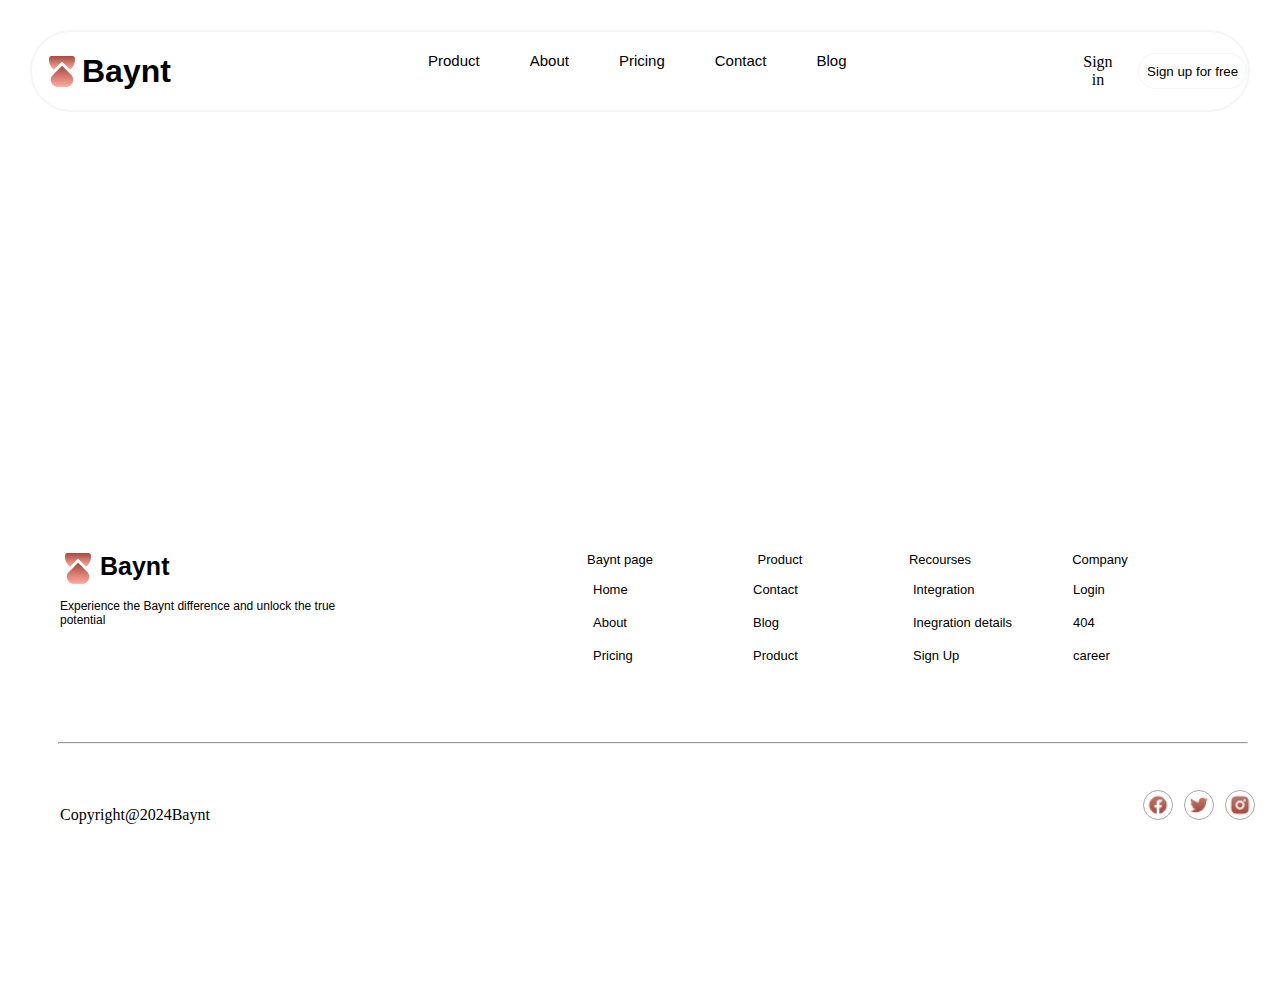
<file: sign-in.html>
<!DOCTYPE html>
<html lang="en">
<head>
    <meta charset="UTF-8">
    <meta name="viewport" content="width=device-width, initial-scale=1.0">
    <link rel="stylesheet" href="sign-in.css">
    <title>Sign-in</title>
</head>
<body>
     <div class="header-container">
        <div class="logo">
    <img src="images/0t8Da9ETUZiEi292CMutAP6vrM.svg.png" alt="Baynt Logo" class="logo">
    <h1>Baynt</h1>
        </div>
        <button class="menu-toggle" id="menu-toggle">&#9776;</button>
        <nav class="navbar" id="navbar">
            <ul id="nav-list">
                <li><a class="links" href="#">Product</a></li>
                <li><a class="links" href="#">About</a></li>
                <li><a class="links" href="#">Pricing</a></li>
                <li><a class="links" href="#">Contact</a></li>
                <li><a class="links" href="#">Blog</a></li>
                </ul>
                <div class="right-nav" id="nav-list">
                <a class="sign" href="#">Sign in</a>
                <button><a class="sign" href="#">Sign up for free</a></button>
                </div>
        </nav>
    </div>
     <section class="container">
        

     </section>










    
    <footer>
        <section>
            <div class="footer-container">
                <img src="images/0t8Da9ETUZiEi292CMutAP6vrM.svg.png" alt="">
                <span>Baynt</span>
                <p>Experience the Baynt difference and unlock the true potential</p>
            </div>

            <div class="footer-links">
                    <div>
                        <P>Baynt page</P>
                        <a href=""> Home </a>
                        <a href=""> About</a>
                        <a href=""> Pricing</a>
                    </div>

                    <div>
                        <p>Product</p>
                        <a href=""> Contact</a>
                        <a href=""> Blog</a>
                        <a href=""> Product</a>
                    </div>

                    <div>
                        <p>Recourses</p>
                        <a href=""> Integration</a>
                        <a href=""> Inegration details</a>
                        <a href=""> Sign Up</a>
                    </div>

                    <div>
                        <p>Company</p>
                        <a href="">Login</a>
                        <a href="">404</a>
                        <a href=""> career</a>
                    </div>
            </div>
        </section>
        <hr>
            <div class="footer-icons">
                <p>Copyright@2024Baynt</p>

               <div>
                <img src="images/facebook.png" alt="">
                <img src="images/twitter.png" alt="">
                <img src="images/instagram.png" alt="">
               </div>

            </div>

        </footer>
</body>
</html>
</file>
<file: login.css>
/* navbar styling */
*{
    padding: 0;
    margin: 0;
    box-sizing: border-box;
}
.header-container{
    display: flex;
    border:2px solid whitesmoke;
    border-radius: 50px;
    margin:30px;
    background-color: #FFFFFf;
}
.logo{
    display:flex;
    align-items: center;
    position:relative;
    padding-left: 6px;
}
h1{
    font-family: 'Inter', sans-serif;
    font-weight:600;
    font-size: 33.02px;
    position: absolute;
    left: 50px;
}
.navbar{
    display: flex;
    justify-content: space-between;
    text-align: center;
}
ul{
    display:flex;
    justify-content: space-between;
    gap: 50px;
    margin-left: 270px;
    margin-top: 20px;
}
li{
    list-style: none;
}
.links{
    text-decoration: none;
    color:black;
    font-family: 'Inter', sans-serif;
    font-size:15px;
    font-weight: 500;
}
.links:hover{
    /* text-decoration: underline; */
    background-color: brown;
    color:white;
    padding: 5px 5px;
    border-radius: 50px;
}
.right-nav{
    display: flex;
    gap: 20px;
    margin-left: 210px;
    padding:21px;
    text-align: center;
    color:black;
}
.sign{
    border-radius: 50px;
    color:black;
    text-decoration: none;

}
button{
    border-radius: 50px;
    width:120px;
    padding:5px;
    background-color: #FFFFFf;
    border: solid 1px whitesmoke;
}
button:hover{
    background-color: brown;
}
.menu-toggle {
    display: none;
    font-size: 24px;
    background: none;
    border: none;
    cursor: pointer;
}
/* login section styling */
.login-container{
    margin-left: 70px;
    float:left;
}
.login-text{
    font-family: 'Inter', sans-serif;
    font-size: 14px;
    line-height: 23.8px;
    font-weight: 500;
    color:brown;
    margin-top: 53px;
    margin-left: 1px;
}
.welcome-text{
    font-family: 'Inter', sans-serif;
    color:black;
    font-size: 28.88px;
    font-weight: 500;
}
#goggle-section{
    display: flex;
    justify-content: space-between;
    margin-top: 20px;
    text-decoration: none;
    color: black;
    font-family: 'Inter', sans-serif;
    font-size: 15px;
    border:whitesmoke solid 5px;
    border-radius: 50px;
    padding: 10px 20px;
    text-align: center;
    width:300px;
background-color: whitesmoke;
margin-left: 10px;
}
#goggle-section a{
    display:flex;
    justify-content: space-between;
    text-decoration: none;
    color: black;
    font-family: 'Inter', sans-serif;
    font-size: 15px;
    text-align: center;
    width:200px;
    margin-right: 50px;
    margin-top: 5px;
}
#twitter-section{ 
    display: block;
    justify-content: space-between;
    margin-top: 18px;
    text-decoration: none;
    color: black;
    font-family: 'Inter', sans-serif;
    font-size: 15px;
    background-color: whitesmoke;
    border:whitesmoke solid 5px;
    border-radius: 50px;
    padding: 10px 20px;
    text-align: center;
    width:300px;
margin-left: 10px;

}
#twitter-section a{
    display:flex;
    justify-content: space-between;
    text-decoration: none;
    color: black;
    font-family: 'Inter', sans-serif;
    font-size: 15px;
    text-align: center;
    width:200px;
    margin-right: 40px;
}
.or-login{
    margin-left: 173px;
    font-size: 14px;
    font-family: 'Inter', sans-serif;
}
.divider{
    display:flex;
    align-items: center;
    text-align: center;
    color:black;
    font-size:14px;
    margin:20px;
    margin-top: 40px;
 } 
.divider::before, .divider::after{
    content:"";
    flex:1;
    border-bottom: 1px solid #ccc;
}
.divider::before{
    margin-right: 10px;
}
.divider::after{
    margin-left: 10px;
}
input{
display:block;
margin:10px;
width:300px;
height:40px;
padding:10px;
border-radius: 50px;
background-color: whitesmoke;
border: solid whitesmoke 1px;
margin-top: 30px;
}
.login-btn{
    background-color: brown;
    color:white;
    width:300px;
    margin-top: 30px;
    margin-left: 11px;
}
.Register{
    margin-top: 70px;
font-weight: 400;
font-family: 'Inter',sans-serif;
font-size: 14px;
}
.Register a{
    text-decoration: none;
color:brown;
}
/* Login right-image */
.main-right{
    float:right;
    position:relative;
    max-width:100%;
    right:40px;
    height:650px;
 border-radius: 10px;
    background-color: whitesmoke;
}
.image-login{
    font-family: 'Inter',sans-serif ;
    font-weight: 500;
    font-size: 16.31px;
    line-height: 28.8px;
    color:#060813;
margin-left: 80px;
margin-top: 40px;
}
.img-blogger{
    display:flex;
    margin-left: 40px;
}
.recording-img{
    position:relative;
    left:10px;
}
.bloggers-text{
    font-family:'Inter',sans-serif ;
    font-weight: 400;
    font-size: 14px;
    line-height: 29px;
    margin-left: 40px;
    position:absolute;
}
.first-image{
    width:600px;
    height:390px;
    margin-left:96px;
    margin-top: 40px;
    display:block;
    border:2px solid whitesmoke;
    border-radius: 20px;
    box-shadow:0 9px 600px rgba(0,0,0,0.3);
}
.over-lay{
    position:absolute;
    top:340px;
    left:335px;
    width: 360px;
    height:230px;
    border-radius: 20px;
        box-shadow:0 9px 50px rgba(0,0,0,0.3);
}
/* after the login container styling */
.free-trial{
    background-color: whitesmoke;
height:317.59px;
padding:10px 40px;
margin-top: 800px;
}
.left-side{
    float:left;
}
.trial-text{
    font-family: 'Inter', sans-serif;
    font-size: 14px;
    line-height: 23.8px;
    font-weight: 500;
    color:brown;
    margin-top: 90px;
    margin-left: 1px;
}
.seven-trial{
    font-family: 'Inter', sans-serif;
    font-weight: 500;
    font-size: 43.31px;
    line-height: 57.6px;
}
.experience-text{
    font-family:'Inter', sans-serif ;
    font-weight: 400;
    font-size: 16px;
    line-height: 32px;
}
.right-side{
    float:right;
    margin-top:85px;
}
.white-input{
    background-color: white;
    width:230px;
    border:1px solid rgb(216, 210, 210);
    margin-right: 10px;
}
.access-button{
    background-color: brown;
    width:160px;
    height:49px ;
    margin-top:22px ;
margin-right: 50px;
    color:white;
    padding: 5px 5px;
}
.right-flex{
    display:flex;
}
.mark{
    background-color: brown;
    border-radius: 100%;
    width:30px;
    color:white;
}
.p-div{
    display:flex;
    gap:40px;
    font-family:'Inter', sans-serif ;
    font-weight: 500;
    font-size: 14px;
    line-height: 23.8px;
}
/* Footer Section */
footer{
    width: 100%;
    height: 550px;
    background-color:#ffffff;
}
section{
    width: 100%;
    height:300px;
    padding: 100px 50px;
    display: flex;
    justify-content: space-between;
    

}
.footer-container{
    width: 300px;
    height: 150px;
    padding: 10px 10px;
    position: relative;
}
span{
    font-family: "Inter", sans-serif;
    font-size: 25px;
    font-weight: 600;
    position: absolute;
    left:50px;
    
}
.footer-container p{
    font-family: "Inter", sans-serif;
    font-size: 12px;
    font-weight: 400;
    margin-top:10px;

}
.footer-links{
    width: 600px;
    height: 200px;
    display: flex;
    padding: 10px 10px;
    justify-content: space-between;
    margin-right: 70px;

}
.footer-links div{
    width: 100px;
    height: 200px;
    text-align: center;
}
.footer-links div p{
    font-family:Inter, sans-serif;
    margin-bottom: 15px;
    font-size:13px;
    font-weight: 300;

}
.footer-links div a{
    display: block;
    text-decoration: none;
    color: #000;
    font-family:Inter, sans-serif ;
    font-size: 13px;
    font-weight: 500;
    width:70px;
    margin-left: 23px;
    text-align: start;
    margin-bottom: 18px;
}
.footer-links div:nth-of-type(3) a:nth-of-type(2){
    width: 110px;
    display:block;
    font-size: 13px;
}
.footer-links div a:hover{
    text-decoration: underline;
    color: brown;
}
hr{
   width: 93%;
   height:1px;
   color:rgb(221, 219, 219) ;
   margin-left: 58px;
}
.footer-icons{
    width: 100%;
    height: 50px;
    margin-top: 40px;
    padding: 10px 25px;
    padding-left: 60px;
    display: flex;
    justify-content: space-between;
    align-items: end;
} 
.footer-icons img{
    border: solid 0.1px rgb(172, 166,166);
    width: 30px;
    border-radius:50px ;
    margin-left: 7px;
}
/* ========== Mobile Responsiveness (768px and below) ========== */
@media (max-width: 768px) {
    /* Header */
    .header-container {
      flex-direction: column;
      align-items: center;
      padding: 20px;
      margin: 20px;
      border-radius: 20px;
    }
  
    .logo {
      justify-content: center;
      padding-left: 0;
      margin-bottom: 10px;
      width: 100%;
    }
  
    h1 {
      position: static;
      left: auto;
      font-size: 24px;
      margin: 10px 0;
      text-align: center;
      width: 100%;
    }
  
    .navbar {
      width: 100%;
      flex-direction: column;
      align-items: center;
    }
  
    ul {
      flex-direction: column;
      gap: 15px;
      margin-left: 0;
      padding-left: 0;
      width: 100%;
      align-items: center;
    }
  
    li {
      width: 100%;
      text-align: center;
    }
  
    .links {
      font-size: 14px;
      display: block;
      width: 100%;
      padding: 10px 0;
    }
  
    .right-nav {
      flex-direction: column;
      gap: 10px;
      margin-left: 0;
      padding: 10px 0;
      width: 100%;
      justify-content: center;
      text-align: center;
    }
  
    button {
      margin-top: 10px;
      width: 100%;
      max-width: 200px;
    }
  
    .menu-toggle {
      display: block;
      margin-left: auto;
      margin-right: 10px;
    }
  
    /* Login section */
    .login-container {
      margin-left: 0;
      float: none;
      width: 90%;
      max-width: 400px;
      margin: 30px auto 0 auto;
    }
  
    .login-text {
      margin-top: 30px;
      margin-left: 0;
      text-align: center;
    }
  
    .welcome-text {
      font-size: 24px;
      text-align: center;
    }
  
    #goggle-section,
    #twitter-section {
      width: 90%;
      max-width: 320px;
      margin-left: auto;
      margin-right: auto;
      padding: 10px 20px;
      box-sizing: border-box;
    }
  
    #goggle-section a,
    #twitter-section a {
      width: 100%;
      margin-right: 0;
      justify-content: center;
    }
  
    .or-login {
      margin-left: 0;
      text-align: center;
      display: block;
      margin-top: 20px;
    }
  
    .divider {
      margin: 20px auto 40px auto;
      width: 90%;
      max-width: 320px;
    }
  
    input {
      width: 90%;
      max-width: 320px;
      margin: 20px auto 0 auto;
      display: block;
    }
  
    .login-btn {
      width: 90%;
      max-width: 320px;
      margin: 30px auto 0 auto;
      display: block;
    }
  
    .Register {
      margin-top: 30px;
      text-align: center;
    }
  
    .Register a {
      font-size: 14px;
    }
  
    /* Login right image */
    .main-right {
      float: none;
      position: relative;
      right: 0;
      width: 90%;
      max-width: 600px;
      height: auto;
      margin: 30px auto;
      background-color: whitesmoke;
      border-radius: 10px;
    }
  
    .image-login {
      margin-left: 0;
      margin-top: 20px;
      text-align: center;
    }
  
    .img-blogger {
      justify-content: center;
      margin-left: 0;
    }
  
    .bloggers-text {
      position: static;
      margin-left: 0;
      text-align: center;
      margin-top: 10px;
    }
  
    .first-image {
      width: 100%;
      max-width: 600px;
      height: auto;
      margin: 20px auto;
      display: block;
      border-radius: 20px;
      box-shadow: 0 9px 50px rgba(0, 0, 0, 0.1);
      border: 2px solid whitesmoke;
    }
  
    .over-lay {
      position: static;
      width: 90%;
      max-width: 360px;
      height: auto;
      margin: 20px auto;
      box-shadow: 0 9px 50px rgba(0, 0, 0, 0.1);
      border-radius: 20px;
    }
  
    /* Free trial section */
    .free-trial {
      height: auto;
      padding: 20px 20px;
      margin-top: 50px;
    }
  
    .left-side,
    .right-side {
      float: none;
      width: 100%;
      margin: 0 auto;
      text-align: center;
    }
  
    .trial-text,
    .seven-trial,
    .experience-text {
      margin-left: 0;
      padding: 0 10px;
    }
  
    .white-input {
      width: 90%;
      max-width: 230px;
      margin: 10px auto;
      display: block;
    }
  
    .access-button {
      width: 90%;
      max-width: 160px;
      margin: 20px auto 0 auto;
      display: block;
    }
  
    .right-flex {
      flex-direction: column;
      gap: 10px;
      align-items: center;
    }
  
    /* Footer */
    footer {
      height: auto;
    }
  
    section {
      flex-direction: column;
      align-items: center;
      padding: 50px 20px;
      height: auto;
    }
  
    .footer-container {
      width: 100%;
      max-width: 300px;
      margin: 20px 0;
      text-align: center;
      position: static;
    }
  
    span {
      position: static;
      display: block;
      margin-top: 10px;
      left: auto;
    }
  
    .footer-links {
      width: 100%;
      max-width: 600px;
      padding: 0 10px;
      justify-content: center;
      overflow-x: auto;
      white-space: nowrap;
      gap: 20px;
      margin-bottom: 0;
    }
  
    .footer-links::-webkit-scrollbar {
      display: none;
    }
  
    .footer-links div {
      min-width: 100px;
      flex-shrink: 0;
      margin-left: 15px;
      text-align: center;
    }
  
    .footer-links div p {
      font-size: 12px;
      margin-bottom: 10px;
    }
  
    .footer-links div a {
      font-size: 11px;
      margin-left: 0;
      margin-bottom: 12px;
      width: auto;
    }
  
    hr {
      width: 90%;
      margin: 0 auto 10px auto;
    }
  
    .footer-icons {
      width: 100%;
      flex-direction: row;
      justify-content: space-between;
      padding: 10px 20px;
      align-items: center;
    }
  
    .footer-icons div {
      display: flex;
      justify-content: flex-end;
    }
  }
  
  /* ========== Extra Small Devices (480px and below) ========== */
  @media (max-width: 480px) {
    h1 {
      font-size: 22px;
      line-height: 1.2;
    }
  
    .login-text,
    .welcome-text,
    .links,
    #goggle-section a,
    #twitter-section a {
      font-size: 14px;
    }
  
    input,
    .login-btn,
    .white-input,
    .access-button {
      width: 100% !important;
      max-width: none !important;
    }
  
    .trial-btn,
    .journey-link,
    .video-link {
      width: 100%;
      font-size: 14px;
      padding: 10px;
    }
  }
</file>
<file: about.css>
/* navbar styling */
*{
    padding: 0;
    margin: 0;
    box-sizing: border-box;
}
.header-container{
    display: flex;
    border:2px solid whitesmoke;
    border-radius: 50px;
    margin:30px;
    background-color: #FFFFFf;
}
.logo{
    display:flex;
    align-items: center;
    position:relative;
    padding-left: 6px;
}
h1{
    font-family: 'Inter', sans-serif;
    font-weight:600;
    font-size: 33.02px;
    position: absolute;
    left: 50px;
}
.navbar{
    display: flex;
    justify-content: space-between;
    text-align: center;
}
ul{
    display:flex;
    justify-content: space-between;
    gap: 50px;
    margin-left: 270px;
    margin-top: 20px;
}
li{
    list-style: none;
}
.links{
    text-decoration: none;
    color:black;
    font-family: 'Inter', sans-serif;
    font-size:15px;
    font-weight: 500;
    transition:all 0.3s ease;
}
.links:hover{
    /* text-decoration: underline; */
    background-color: brown;
    color:white;
    border-radius: 50px;
    padding:5px;
}
.right-nav{
    display: flex;
    gap: 20px;
    margin-left: 210px;
    padding:21px;
    text-align: center;
    color:black;
}
.sign{
    border-radius: 50px;
    color:black;
    text-decoration: none;

}
button{
    border-radius: 50px;
    width:120px;
    padding:5px;
    background-color: #FFFFFf;
    border: solid 1px whitesmoke;
    }
button:hover{
    background-color: brown;
}
.menu-toggle {
    display: none;
    font-size: 24px;
    background: none;
    border: none;
    cursor: pointer;
}
/*about news-letter section styling */
main{
    margin-top: 50px;
}
.about-newsletter{
    margin-left: 70px;
    float:left;
}
.value-text{
    font-family: 'Inter', sans-serif;
    font-size: 14px;
    line-height: 23.8px;
    font-weight: 500;
    color:brown;
    margin-top: 53px;
    margin-left: 1px;
}
.h1-style{
    font-family: 'Inter', sans-serif;
    color:black;
    font-size: 58px;
    font-weight: 500;
    line-height: 76.8px;
}
.after-text{
    margin-top: 200px;
}
.tech-text{
font-family: 'Inter', sans-serif;
font-size: 16px;
line-height: 32px;
margin-left: 10px;
}
.success{
    background-color: brown;
    color:white;
    border-radius: 50px;
    padding:11px;
    font-family: 'Inter', sans-serif;
    font-weight: 500;
    font-size: 58.13px;
    box-shadow: 0 5px 14px brown;
    }
.feature-text{
    margin-top: 20px;
    gap:10px;
}

.trial-btn{
    margin-top: 30px;
    background-color: white;
    border:3px solid whitesmoke;
    width:110px;
    height:40px;
    padding:5px;
}
.trial-btn:hover{
    background-color: brown;
    color:white;
}
.main-link{
text-decoration: none;
color:black;
margin-left: 20px;
border-radius: 20px;
padding:10px;
}
.main-link:hover{
background-color: brown;
color:white;
}
/* Login right-image */
.main-right{
    float:right;
    position:relative;
    max-width:100%;
    right:40px;
    height:650px;
 border-radius: 10px;
}
.first-image{
    width:600px;
    height:390px;
    margin-left:96px;
    margin-top: 40px;
    display:block;
    border:2px solid whitesmoke;
    border-radius: 20px;
    box-shadow:0 9px 600px rgba(0,0,0,0.3);
}
.over-lay{
    position:absolute;
    top:240px;
    left:335px;
    width: 360px;
    height:230px;
    border-radius: 20px;
        box-shadow:0 9px 50px rgba(0,0,0,0.3);
}
/* Metric section */
.metric-section{
    margin-top: 700px;
    border:1px solid whitesmoke;
    height:170px;
    background-color: white;
    display:flex;
    gap:170px;
    padding:20px 190px;
}
.metric-number{
    font-family:'Inter', sans-serif ;
    font-weight: 500;
    font-size: 43.31px;
    line-height: 57.6px;
    text-align: center;
}
.plus, .percentage{
    color:brown;
}
.center-text{
    font-family: 'Inter', sans-serif;
    font-weight: 400;
    font-size: 13px;
    text-align: center;
}
/* video section */
.video-section{
    height:772.78px;
    max-width: 100%;
    margin-left:200px;
    margin-top: 40px;
}
.p-tags{
    display: flex;
    gap:200px;
    margin-top: 40px;
}
.best-text{
    font-family: 'Inter', sans-serif;
    font-weight: 500;
    font-size: 40.81px;
    line-height: 57.7px;
    margin-left: 70px;
}
.intuitive-text{
    font-family:'Inter', sans-serif ;
    font-weight: 400;
    font-size: 16px;
    line-height: 32px;
    margin-top: 5px;
}
.video-link{
    font-family:'Inter', sans-serif ;
    font-weight: 500;
    font-size:14px;
    line-height: 10px;
    text-align:center;
    text-decoration: none;
color:black;
border-radius: 50px;
border:2px solid whitesmoke;
padding-top:10px;
padding-bottom: 20px;
position: absolute;
width:190px;
}
.video-arrow{
    position: relative;
    top:10px;
    left:10px;
}
.video-container{
    position:relative;
    display:inline-block;
    width:auto;
    left:90px;
}
.video-image{
    width:800px;
    border-radius: 20px;
    margin-top: 30px;
}
.video-p{
    position:absolute;
    font-family:'Inter', sans-serif ;
    font-size: 14px;
    font-weight: 500;
    line-height: 23.8px;
    top:50%;
    left:42%;
    background-color: rgba(201, 201, 218, 0.226);
    color:white;
    border-radius: 50px;
    padding: 10px 20px;   
}
.underimg-text{
    text-align:center;
    font-family:'Inter', sans-serif ;
    font-weight: 400;
    font-size: 16px;
line-height: 32px;
margin-top: 20px;
}
/* powerful features section */
.powerful-f-container{
    margin:auto;
    height:1000px;
    background-color: whitesmoke;
}
.powerful-f-text{
color:brown;
font-family:'Inter', sans-serif ;
font-weight: 500;
font-size: 12px;
line-height: 20.4px;
margin-left: 650px;
padding-top:90px;
}
.company-text{
    font-family:'Inter', sans-serif ;
font-weight: 500;
font-size: 58.88px;
line-height: 79.8px;
margin-left: 400px;
}
.innovative-text{
      font-family:'Inter', sans-serif ;
font-weight: 400;
font-size: 16px;
line-height: 32px;
margin-left: 80px;
text-align: center;
}
.image-1{
    display:flex;
    gap:10px;
    margin-left:220px;
    margin-top: 50px;
}
.customer-focus{
    background-color: white;
    border-radius: 20px;
    width:670px;
    height:250px;
}
.customer-div{
    display:flex;
gap:20px;
margin-top: 20px;
margin-left: 35px;
}
.plane-icon{
    border-radius: 50px;
    border:2px solid white;
}
.customer-f-text{
    font-family:'Inter', sans-serif;
    font-weight: 500;
    font-size:21.75px;
    line-height: 28.8px;
    margin-top: 5px;
}
.customer-f-p{
   font-family:'Inter', sans-serif;
    font-weight: 400;
    font-size:14px;
    line-height: 32px;
    margin-left: 40px;
    margin-top: 25px;  
}
.j-link{
    margin-top: 25px;
}
.journey-link{
    padding: 10px 20px;
    margin-left: 30px;
    text-decoration: none;
    color:black;
    border-radius: 50px;
    border:1px solid whitesmoke;
}
.customer-image{
    width:230px;
    height:250px;
    box-shadow: 0 0 5px 5px rgba(255, 255, 255, 0.932) ;
}
.lady-image{
    width:230px;
    height:250px;
    margin-left: 9px;
    margin-top: 4px;
     box-shadow: 0 0 5px 5px rgba(255, 255, 255, 0.932) ;
}
.image-2{
     display:flex;
    gap:10px;
    margin-left:220px;
    margin-top: 40px;
}
.be-growing{
    background-color: white;
    height:200px;
    border-radius: 20px;
    width:670px;
    height:250px;
}

.begrowing-div{
        display:flex;
gap:20px;
margin-top: 20px;
margin-left: 35px;
}
.be-growing-icon{
     border-radius: 50px;
    border:2px solid white;
}
.be-growing-text{
    font-family:'Inter', sans-serif;
    font-weight: 500;
    font-size:21.75px;
    line-height: 28.8px;
    margin-top: 5px;
}
.be-growing-p{
    font-family:'Inter', sans-serif;
    font-weight: 400;
    font-size:14px;
    line-height: 32px;
    margin-left: 40px;
    margin-top: 25px;
}
/* phone-image section */
.build-text{
     font-family:'Inter', sans-serif ;
font-weight: 500;
font-size: 43.5px;
line-height: 57.6px;
margin-left: 50px;
text-align: center;
}
.d-phone-container{
    display:flex;
    margin-top: 50px;
    justify-content: center;
    margin-left: 140px;
    gap:60px
}
.left-down-container,.right-down-container{
    margin-top: 150px;
}
.h5-styleph{
    margin-bottom: 20px;
    margin-top: 5px;
    font-family:'Inter', sans-serif;
    font-weight: 500;
font-size: 16.45px;
line-height: 28.8px;
}
.p-styleph{
    font-family:'Inter', sans-serif;
    font-weight: 400;
font-size: 14px;
line-height: 23.8px;
}
.ph-icons{
    border-radius:50px;
    border:3px solid whitesmoke;
}
/* world-baynt container */
.world-baynt-container{
     position:relative;
    display:inline-block;
    width:900px;
}
.globe-image{
    margin-left: 210px;
    margin-top:70px;
}
.label-ptag{
     font-family:'Inter', sans-serif;
    font-weight: 500;
font-size: 28.75px;
line-height: 38.4px;
text-align: center;
margin-top: 70px;
}
.d-labels{
    display:flex;
    gap:80px;
    margin-top: 30px;
}
.companies-label{
    background-color: white;
    position: absolute;
    top:30%;
    left:26%;
width:1000px;
height: 350px;
}
.undericon-label{
    margin-top: 40px;
     font-family:'Inter', sans-serif;
    font-weight: 600;
font-size: 20px;
line-height: 40px;
text-align: center;
}
.j-link2{
    margin-top: 30px;
    margin-right: 3px;
}
.journey-link2{
    text-decoration: none;
    color:black;
    font-family: 400;
    font-size: 16px;
    border:2px solid whitesmoke;
    border-radius: 50px;
    padding:10px 20px;
}
/* our team styling */
.team-container-content{
    margin:auto;
    height:800px;
    width:auto;
}
.dhead-text{
    display:flex;
    justify-content:space-around;
    padding-top: 30px;
}
.b-t{
     font-family:'Inter', sans-serif;
    font-weight: 500;
font-size: 42.94px;
line-height: 57.6px;
}
.hidden-txt{
   font-family:'Inter', sans-serif;
    font-weight: 400;
font-size: 16px;
line-height: 32px; 
margin-top: 80px;
}
.Team-1{
    background-color:whitesmoke;
    width:350px;
    display:flex;
    margin:auto;
    border-radius: 10px;
    box-shadow: 0 10px 20px rgb(197, 191, 191);
}
.jake-div{
    margin-left: 10px;
}
.jake-name{
    font-family:'Inter', sans-serif;
    font-weight: 500;
font-size: 22.13px;
line-height: 28.8px;
margin-left: 10px;
margin-top: 20px;
}
.jake-profession{
    font-family:'Inter', sans-serif;
    font-weight: 400;
font-size: 13px;
line-height: 23.8px;
margin-left: 5px;
margin-top: 5px;
}
.media-icons{
    margin-top: 20px;
    margin-left: 10px;
    gap:10px;
}
.d-unicon{
border-radius: 50px;
background-color: white;
}
.d-team-images{
    display:grid;
    grid-template-columns: repeat(3, 1fr);
    grid-template-rows: repeat(3, auto);
    margin:auto;
    margin-top: 50px;
    gap: 15px 20px;
    align-items: center;
    justify-content: center;
}
.brown-b{
    color:brown;
font-size: 14px;
}
.brown-bglobe{
    color:brown;
font-size: 24px;
}
/* Customer-review-c0ntainer */
.customer-review-container{
    margin:auto;
    height: 900px;
    width: auto;
    background-color: whitesmoke;
    position:relative;
}
.Customer-1{
     background-color:white;
    width:300px;
    display:flex;
    margin:auto;
    border-radius: 10px;
    box-shadow: 0 10px 20px rgb(122, 118, 118);
}
.useful-product{
    font-family:'Inter', sans-serif;
    font-weight: 500;
font-size: 16.17px;
line-height: 28.8px;
padding:10px 10px;
}
.product-review{
    font-family:'Inter', sans-serif;
    font-weight: 400;
font-size: 14px;
line-height: 23.8px;
padding:10px 10px;
}
.customerimage-unicon{
    border-radius:50px;
    background-color: rgb(153, 96, 153);
    margin-bottom: 12px;
}
.customer-name{
    font-family:'Inter', sans-serif;
    font-weight: 400;
font-size: 14px;
line-height: 23.8px;
}
.brown-username{
    color:brown;
}
.customer-icons{
    display:flex;
    margin-top: 20px;
    gap:10px;
    margin-bottom: 20px;
}
.d-unicontwitter{
border-radius: 50px;
background-color: white;
border:2px solid whitesmoke;
width:30px;
height: 30px;
margin:auto;
}
.follow-shadow{
position:absolute;
bottom:13.5%;
width:700px;
left:43%;
}
.follow-button{
    border:none;
    width:200px;
    background-color: brown;
    color:white;
    padding:10px;
    box-shadow: 0 10px 17px rgb(102, 96, 96);
}
.follow-button:hover{
    background-color: white;
    color:brown;
    border:2px solid brown;
}
/* faq-questions section */
.faq-content{
    margin:auto;
    height: 800px;
    width: auto;
    background-color: white;
}
.faq-item{
    margin-bottom:10px;
}
.faq-question{
    font-family: 'Inter', sans-serif;
    font-weight: 500;
    font-size: 16.45px;
    line-height: 28.8px;
    width:50%;
    padding: 15px;
    border:1px solid #333;
    background-color:white;
    color:black;
    cursor:pointer;
    font-size:16px;
    border-radius: 5px;
text-align:left;
margin-top:30px;
margin-left:28%;
display:flex;
    justify-content: space-between;
    align-items: center;
}
.faq-question:hover{
    background-color: white;
    border:1px solid brown;
}
.faq-answer{
    display:none;
    padding: 15px;
    background-color:#f1f1f1;
    border:1px solid #ccc;
    border-radius: 5px;
    margin-top:5px;
}

/* after the login container styling */
.free-trial{
    background-color: whitesmoke;
height:317.59px;
padding:10px 40px;
margin-top: 100px;
}
.left-side{
    float:left;
}
.trial-text{
    font-family: 'Inter', sans-serif;
    font-size: 14px;
    line-height: 23.8px;
    font-weight: 500;
    color:brown;
    margin-top: 90px;
    margin-left: 1px;
}
.seven-trial{
    font-family: 'Inter', sans-serif;
    font-weight: 500;
    font-size: 43.31px;
    line-height: 57.6px;
}
.experience-text{
    font-family:'Inter', sans-serif ;
    font-weight: 400;
    font-size: 16px;
    line-height: 32px;
}
.right-side{
    float:right;
    margin-top:85px;
}
.white-input{
    background-color: white;
    width:200px;
    height: 50px;
    border-radius: 50px;
    padding:10px;
    border:1px solid rgb(216, 210, 210);
    margin-right: 10px;
}
.access-button{
    background-color: brown;
    width:160px;
    height:49px ;
    margin-top:4px ;
margin-right: 50px;
    color:white;
    padding: 5px 5px;
}
.right-flex{
    display:flex;
}
.mark{
    background-color: brown;
    border-radius: 100%;
    width:30px;
    color:white;
}
.p-div{
    display:flex;
    margin-top: 10px;
    gap:40px;
    font-family:'Inter', sans-serif ;
    font-weight: 500;
    font-size: 14px;
    line-height: 28px;
}
/* Footer Section */
footer{
    width: 100%;
    height: 550px;
    background-color:#ffffff;
}
section{
    width: 100%;
    height:300px;
    padding: 100px 50px;
    display: flex;
    justify-content: space-between;
    

}
.footer-container{
    width: 300px;
    height: 150px;
    padding: 10px 10px;
    position: relative;
}
span{
    font-family: "Inter", sans-serif;
    font-size: 25px;
    font-weight: 600;
    position: absolute;
    left:50px;
    
}
.footer-container p{
    font-family: "Inter", sans-serif;
    font-size: 12px;
    font-weight: 400;
    margin-top:10px;

}
.footer-links{
    width: 600px;
    height: 200px;
    display: flex;
    padding: 10px 10px;
    justify-content: space-between;
    margin-right: 70px;

}
.footer-links div{
    width: 100px;
    height: 200px;
    text-align: center;
}
.footer-links div p{
    font-family:Inter, sans-serif;
    margin-bottom: 15px;
    font-size:13px;
    font-weight: 300;

}
.footer-links div a{
    display: block;
    text-decoration: none;
    color: #000;
    font-family:Inter, sans-serif ;
    font-size: 13px;
    font-weight: 500;
    width:70px;
    margin-left: 23px;
    text-align: start;
    margin-bottom: 18px;
}
.footer-links div:nth-of-type(3) a:nth-of-type(2){
    width: 110px;
    display:block;
    font-size: 13px;
}
.footer-links div a:hover{
    text-decoration: underline;
    color: brown;
}
hr{
   width: 93%;
   height:1px;
   color:rgb(221, 219, 219) ;
   margin-left: 58px;
}
.footer-icons{
    width: 100%;
    height: 50px;
    margin-top: 40px;
    padding: 10px 25px;
    padding-left: 60px;
    display: flex;
    justify-content: space-between;
    align-items: end;
} 
.footer-icons img{
    border: solid 0.1px rgb(172, 166,166);
    width: 30px;
    border-radius:50px ;
    margin-left: 7px;
}
/* Media query for 768px */
@media screen and (max-width: 768px) {
    .header-container {
        flex-direction: column;
        align-items: flex-start;
        padding: 20px;
        margin: 10px;
        border-radius: 20px;
        position:relative;
    }

    .logo {
        justify-content: flex-start;
        padding-left: 0;
        margin-bottom: 10px;
    }

    h1 {
        position: absolute;
        font-size: 24px;
        left: 30px;
    }

    .navbar {
        width: 100%;
        flex-direction: column;
    }

    ul {
        flex-direction: column;
        gap: 15px;
        margin-left: 0;
        padding-left: 0;
    }

    .right-nav {
        flex-direction: column;
        gap: 10px;
        margin-left: 0;
    }

    a {
        font-size: 14px;
    }

    .sign {
        text-align: center;
        display: inline-block;
    }
}
@media screen and (max-width: 768px) {
    .menu-toggle {
        display: block;
        margin-left: auto;
        margin-right: 10px;
    }
    .header-container button{
        margin-top: -16%;
    }

    .navbar {
        width: 100%;
    }

    .nav-menu {
        display: none;
        flex-direction: column;
        width: 100%;
        padding: 10px 0;
    }

    .nav-menu.active {
        display: flex;
    }

    .right-nav {
        flex-direction: column;
        gap: 10px;
        margin-left: 0;
    }

    ul {
        margin-left: 0;
        gap: 15px;
    }

    h1 {
        font-size: 22px;
        position: absolute;
        margin-left: 10px;
    }
}
@media screen and (max-width: 768px) {
    #nav-list {
        display: none;
        flex-direction: column;
        width: 100%;
        gap: 10px;
    }

    #nav-list.active {
        display: flex;
    }
    
    .menu-toggle {
        display: block;
        margin-left: auto;
    }

    .navbar {
        flex-direction: column;
        width: 100%;
    }

    .right-nav {
        display: none;
        flex-direction: column;
        gap: 10px;
        margin-top: 10px;
    }

    .right-nav.active {
        display: flex;
    }
}
@media (max-width: 768px) {
    section {
        flex-direction: column;
        align-items: center;
        padding: 50px 20px;
        height: 400px;
    }

    .footer-container {
        width: 100%;
        text-align: start;
        margin-bottom: 30px;
        position: static;
        margin-right: 17px;
    }

    .footer-container span {
        position: static;
        display: block;
        margin-top: 10px;
    }

    .footer-links {
        width: 100%;
        display: flex;
        justify-content: flex-start;
        padding: 0 10px;
        overflow-x: auto;       /* Enable horizontal scroll */
        overflow-y: hidden;     /* Disable vertical scroll */
        white-space: nowrap;    /* Prevent items from wrapping */
        gap: 20px;              /* Optional: spacing between columns */
        margin-bottom: 0;       /* Remove spacing below */
    }

    .footer-links::-webkit-scrollbar {
        display: none; /* Hide scrollbar in WebKit browsers */
    }

    .footer-links div {
        min-width: 100px;
        flex-shrink: 0; /* Prevent shrinking */
        text-align: start;
        margin-left: 25px;
    }

    .footer-links div p {
        font-size: 12px;
        margin-bottom: 10px;
    }

    .footer-links div a {
        font-size: 11px;
        width: auto;
        margin-bottom: 12px;
        margin-left: 0;
    }

    hr {
        width: 90%;
        margin: 0 auto 10px auto; /* Remove space above hr */
    }

    .footer-icons {
        width: 100%;
        flex-direction: row;
        justify-content: space-between;
        padding: 10px 20px;
        align-items: center;
    }

    .footer-icons div {
        display: flex;
        justify-content: flex-end;
    }
}
@media (max-width: 768px) {
    .navbar, .metric-section, .video-section, .powerful-f-container {
        flex-direction: column;
        gap: 20px;
        padding: 10px;
    }

    .right-nav, ul, .image-1, .image-2 {
        flex-direction: column;
        margin-left: 0;
        align-items: center;
    }

    .main-right, .first-image {
        width: 100%;
        margin: 0 auto;
    }
}



/* ========== Responsive: Tablets (768px and below) ========== */
@media (max-width: 768px) {
    .header-container {
        flex-direction: column;
        align-items: center;
        padding: 20px;
        margin: 20px;
    }

    ul {
        flex-direction: column;
        gap: 20px;
        margin-left: 0;
        margin-top: 10px;
    }

    .right-nav {
        flex-direction: column;
        margin-left: 0;
        padding: 10px;
        gap: 10px;
    }

    .logo h1 {
        font-size: 24px;
        position: static;
        text-align: center;
        margin-top: 10px;
    }

    .main-right {
        float: none;
        right: 0;
        width: 100%;
        height: auto;
        text-align: center;
    }

    .first-image {
        width: 90%;
        margin: 20px auto;
        height: auto;
    }

    .over-lay {
        position: static;
        margin: 0 auto;
        width: 80%;
        height: auto;
    }

    .metric-section {
        flex-direction: column;
        gap: 20px;
        padding: 20px;
        height: auto;
        text-align: center;
    }

    .video-section {
        margin-left: 0;
        padding: 0 20px;
        height: auto;
    }

    .video-container {
        left: 0;
        width: 100%;
    }

    .video-image {
        width: 100%;
    }

    .powerful-f-container {
        height: auto;
        padding: 20px;
    }

    .powerful-f-text,
    .company-text,
    .innovative-text {
        text-align: center;
        margin-left: 0;
    }

    .image-1,
    .image-2 {
        flex-direction: column;
        align-items: center;
        margin-left: 0;
    }

    .customer-focus,
    .be-growing {
        width: 90%;
        height: auto;
    }

    .customer-image,
    .lady-image {
        width: 90%;
        height: auto;
    }
}

/* ========== Responsive: Mobile (480px and below) ========== */
@media (max-width: 480px) {
    h1,
    .h1-style,
    .company-text {
        font-size: 22px;
        line-height: 1.2;
    }

    .tech-text,
    .intuitive-text,
    .video-p,
    .underimg-text,
    .customer-f-p,
    .be-growing-p {
        font-size: 13px;
        line-height: 24px;
        margin-left: 0;
    }

    .success {
        font-size: 24px;
        padding: 8px;
    }

    .trial-btn,
    .journey-link,
    .video-link {
        width: 100%;
        font-size: 14px;
        padding: 10px;
    }

    .video-p {
        left: 20%;
        transform: translateX(0%);
    }

    .build-text {
        font-size: 26px;
        text-align: center;
        margin-left: 0;
    }
}
</file>
<file: blog.css>
/* navbar styling */
*{
    padding: 0;
    margin: 0;
    box-sizing: border-box;
}
.header-container{
    display: flex;
    border:2px solid whitesmoke;
    border-radius: 50px;
    margin:30px;
    background-color: #FFFFFf;
}
.logo{
    display:flex;
    align-items: center;
    position:relative;
    padding-left: 6px;
}
h1{
    font-family: 'Inter', sans-serif;
    font-weight:600;
    size: 33.02px;
    position: absolute;
    left: 50px;
}
.navbar{
    display: flex;
    justify-content: space-between;
    text-align: center;
}
ul{
    display:flex;
    justify-content: space-between;
    gap: 50px;
    margin-left: 270px;
    margin-top: 20px;
}
li{
    list-style: none;
}
.links{
    text-decoration: none;
    color:black;
    font-family: 'Inter', sans-serif;
    font-size:15px;
    font-weight: 500;
}
.links:hover{
    /* text-decoration: underline; */
    background-color: brown;
    color:white;
    padding: 5px 5px;
    border-radius: 50px;
}
.right-nav{
    display: flex;
    gap: 20px;
    margin-left: 210px;
    padding:21px;
    text-align: center;
    color:black;
}
.sign{
    border-radius: 50px;
    color:black;
    text-decoration: none;

}
button{
    border-radius: 50px;
    width:120px;
    padding:5px;
    background-color: #FFFFFf;
    border: solid 1px whitesmoke;
    }
button:hover{
    background-color: brown;
}
.menu-toggle {
    display: none;
    font-size: 24px;
    background: none;
    border: none;
    cursor: pointer;
}
/*about news-letter section styling */
main{
    margin-top: 50px;
}
.about-newsletter{
    margin-left: 50px;
    float:left;
}
.value-text{
    font-family: 'Inter', sans-serif;
    font-size: 13px;
    line-height: 23.8px;
    font-weight: 500;
    color:brown;
    margin-top: 53px;
}
.h1-style{
    font-family: 'Inter', sans-serif;
    color:black;
    font-size: 52px;
    font-weight: 500;
    line-height: 76.8px;
}
.after-text{
    margin-top: 200px;
}
.tech-text{
font-family: 'Inter', sans-serif;
font-size: 16px;
line-height: 32px;
margin-left: 10px;
}
.carttext-flex{
    display:flex;
    gap:20px;
    margin-top: 30px;
}
.cart-relative{
    position:relative;
    top:6px;
}

.feature-text{
    margin-top: 20px;
    gap:10px;
}

.trial-btn{
    margin-top: 30px;
    background-color: white;
    border:3px solid whitesmoke;
    width:110px;
    height:40px;
    padding:5px;
}
.trial-btn:hover{
    background-color: brown;
    color:white;
}
.main-link{
text-decoration: none;
color:black;
margin-left: 20px;
border-radius: 20px;
padding:10px;
}
.main-link:hover{
background-color: brown;
color:white;
}
/* Login right-image */

.main-right{
    float:right;
    position:relative;
    width:650px;
    right:50px;
    height:650px;
 border-radius: 10px;
    background-color: whitesmoke;
    bottom:40px;
}
.image-login{
    font-family: 'Inter',sans-serif ;
    font-weight: 500;
    font-size: 16.31px;
    line-height: 28.8px;
    color:#060813;
margin-left: 100px;
margin-top: 40px;
}
.img-blogger{
    display:flex;
    margin-left: 40px;
}
.recording-img{
    position:relative;
    left:10px;
}
.bloggers-text{
    font-family:'Inter',sans-serif ;
    font-weight: 400;
    font-size: 14px;
    line-height: 29px;
    margin-left: 40px;
    position:absolute;
}
.first-image{
    width:600px;
    height:390px;
    margin-left:96px;
    margin-top: 40px;
    display:block;
    border:2px solid whitesmoke;
    border-radius: 20px;
    box-shadow:0 9px 600px rgba(0,0,0,0.3);
}
.over-lay{
    position:absolute;
    top:340px;
    left:335px;
    width: 360px;
    height:230px;
    border-radius: 20px;
        box-shadow:0 9px 50px rgba(0,0,0,0.3);
}
/* Metric section */
.metric-section{
    margin-top: 700px;
    border:1px solid whitesmoke;
    height:120px;
    background-color: white;
    display:flex;
    gap:100px;
    padding:20px 200px;
}
.blog-metrics{
    display:flex;
    gap:20px;
}
.purple-icon{
    border-radius: 50px;
    background-color: rgb(220, 210, 220);
    width:30px;
    height:30px;
    margin-top: 13px;
padding: 4px 4px;
}
.metric-number{
    font-family:'Inter', sans-serif ;
    font-weight: 500;
    font-size: 43.31px;
    line-height: 57.6px;
    text-align: center;
}
.plus, .percentage{
    color:brown;
}
.center-text{
    font-family: 'Inter', sans-serif;
    font-weight: 400;
    font-size: 11px;
    line-height: 20px;
}
/* blog section */
.allblog-container{
    margin:auto;
}
.blog-articles{
    display: flex;
    margin-left: 200px;
    margin-top: 50px;
}
.d-image{
    width:35%;
    box-shadow: 0 5px 10px rgb(109, 106, 106);
}
.image-article{
    margin-left: 60px;
}
.article-heading{
    font-family: 'Inter', sans-serif;
    font-weight: 500;
    font-size: 21.94px;
    line-height: 28.8px;
    margin-top: 50px;
}
.article-paragraph{
    font-family: 'Inter', sans-serif;
    font-weight: 400;
    font-size: 16px;
    line-height: 32px;
    margin-top: 5px;
}
/* video section */
.video-section{
    height:772.78px;
    width:1000px;
    margin:auto;
    margin-top: 40px;
}
.p-tags{
    display: flex;
    gap:200px;
    margin-top: 40px;
}
.best-text{
    font-family: 'Inter', sans-serif;
    font-weight: 500;
    font-size: 40.81px;
    line-height: 57.7px;
    margin-left: 70px;
}
.intuitive-text{
    font-family:'Inter', sans-serif ;
    font-weight: 400;
    font-size: 16px;
    line-height: 32px;
    margin-top: 5px;
}
.video-link{
    font-family:'Inter', sans-serif ;
    font-weight: 500;
    font-size:14px;
    line-height: 10px;
    text-align:center;
    text-decoration: none;
color:black;
border-radius: 50px;
border:2px solid whitesmoke;
padding-top:10px;
padding-bottom: 20px;
position: absolute;
width:190px;
}
.video-arrow{
    position: relative;
    top:10px;
    left:10px;
}
.video-container{
    position:relative;
    display:inline-block;
    width:auto;
    left:90px;
}
.video-image{
    width:800px;
    border-radius: 20px;
    margin-top: 30px;
}
.video-p{
    position:absolute;
    font-family:'Inter', sans-serif ;
    font-size: 14px;
    font-weight: 500;
    line-height: 23.8px;
    top:50%;
    left:42%;
    background-color: rgba(201, 201, 218, 0.226);
    color:white;
    border-radius: 50px;
    padding: 10px 20px;   
}
.underimg-text{
    text-align:center;
    font-family:'Inter', sans-serif ;
    font-weight: 400;
    font-size: 16px;
line-height: 32px;
margin-top: 20px;
}
/* powerful features section */
.powerful-f-container{
    margin:auto;
    height:1000px;
    background-color: whitesmoke;
}
.powerful-f-text{
color:brown;
font-family:'Inter', sans-serif ;
font-weight: 500;
font-size: 12px;
line-height: 20.4px;
margin-left: 650px;
padding-top:90px;
}
.company-text{
    font-family:'Inter', sans-serif ;
font-weight: 500;
font-size: 58.88px;
line-height: 79.8px;
margin-left: 400px;
}
.innovative-text{
      font-family:'Inter', sans-serif ;
font-weight: 400;
font-size: 16px;
line-height: 32px;
margin-left: 80px;
text-align: center;
}
.image-1{
    display:flex;
    gap:10px;
    margin-left:220px;
    margin-top: 50px;
}
.customer-focus{
    background-color: white;
    height:200px;
    border-radius: 20px;
    width:670px;
    height:250px;
}
.customer-div{
    display:flex;
gap:20px;
margin-top: 20px;
margin-left: 35px;
}
.plane-icon{
    border-radius: 50px;
    border:2px solid white;
}
.customer-f-text{
    font-family:'Inter', sans-serif;
    font-weight: 500;
    font-size:21.75px;
    line-height: 28.8px;
    margin-top: 5px;
}
.customer-f-p{
   font-family:'Inter', sans-serif;
    font-weight: 400;
    font-size:14px;
    line-height: 32px;
    margin-left: 40px;
    margin-top: 25px;  
}
.j-link{
    margin-top: 25px;
}
.journey-link{
    padding: 10px 20px;
    margin-left: 30px;
    text-decoration: none;
    color:black;
    border-radius: 50px;
    border:1px solid whitesmoke;
}
.customer-image{
    width:230px;
    height:250px;
    box-shadow: 0 0 5px 5px rgba(255, 255, 255, 0.932) ;
}
.lady-image{
    width:230px;
    height:250px;
    margin-left: 9px;
    margin-top: 4px;
     box-shadow: 0 0 5px 5px rgba(255, 255, 255, 0.932) ;
}
.image-2{
     display:flex;
    gap:10px;
    margin-left:220px;
    margin-top: 40px;
}
.be-growing{
    background-color: white;
    height:200px;
    border-radius: 20px;
    width:670px;
    height:250px;
}

.begrowing-div{
        display:flex;
gap:20px;
margin-top: 20px;
margin-left: 35px;
}
.be-growing-icon{
     border-radius: 50px;
    border:2px solid white;
}
.be-growing-text{
    font-family:'Inter', sans-serif;
    font-weight: 500;
    font-size:21.75px;
    line-height: 28.8px;
    margin-top: 5px;
}
.be-growing-p{
    font-family:'Inter', sans-serif;
    font-weight: 400;
    font-size:14px;
    line-height: 32px;
    margin-left: 40px;
    margin-top: 25px;
}
/* phone-image section */
.build-text{
     font-family:'Inter', sans-serif ;
font-weight: 500;
font-size: 43.5px;
line-height: 57.6px;
margin-left: 50px;
text-align: center;
}
.d-phone-container{
    display:flex;
    margin-top: 50px;
    justify-content: center;
    margin-left: 140px;
    gap:60px
}
.left-down-container,.right-down-container{
    margin-top: 150px;
}
.h5-styleph{
    margin-bottom: 20px;
    margin-top: 5px;
    font-family:'Inter', sans-serif;
    font-weight: 500;
font-size: 16.45px;
line-height: 28.8px;
}
.p-styleph{
    font-family:'Inter', sans-serif;
    font-weight: 400;
font-size: 14px;
line-height: 23.8px;
}
.ph-icons{
    border-radius:50px;
    border:3px solid whitesmoke;
}
/* world-baynt container */
.world-baynt-container{
     position:relative;
    display:inline-block;
    width:900px;
}
.globe-image{
    margin-left: 210px;
    margin-top:70px;
}
.label-ptag{
     font-family:'Inter', sans-serif;
    font-weight: 500;
font-size: 28.75px;
line-height: 38.4px;
text-align: center;
margin-top: 70px;
}
.d-labels{
    display:flex;
    gap:80px;
    margin-top: 30px;
}
.companies-label{
    background-color: white;
    position: absolute;
    top:30%;
    left:26%;
width:1000px;
height: 350px;
}
.undericon-label{
    margin-top: 40px;
     font-family:'Inter', sans-serif;
    font-weight: 600;
font-size: 20px;
line-height: 40px;
text-align: center;
}
.j-link2{
    margin-top: 30px;
    margin-right: 3px;
}
.journey-link2{
    text-decoration: none;
    color:black;
    font-family: 400;
    font-size: 16px;
    border:2px solid whitesmoke;
    border-radius: 50px;
    padding:10px 20px;
}
/* our team styling */
.team-container-content{
    margin:auto;
    height:800px;
    width:auto;
}
.dhead-text{
    display:flex;
    justify-content:space-around;
    padding-top: 30px;
}
.b-t{
     font-family:'Inter', sans-serif;
    font-weight: 500;
font-size: 42.94px;
line-height: 57.6px;
}
.hidden-txt{
   font-family:'Inter', sans-serif;
    font-weight: 400;
font-size: 16px;
line-height: 32px; 
margin-top: 80px;
}
.Team-1{
    background-color:whitesmoke;
    width:350px;
    display:flex;
    margin:auto;
    border-radius: 10px;
    box-shadow: 0 10px 20px rgb(197, 191, 191);
}
.jake-div{
    margin-left: 10px;
}
.jake-name{
    font-family:'Inter', sans-serif;
    font-weight: 500;
font-size: 22.13px;
line-height: 28.8px;
margin-left: 10px;
margin-top: 20px;
}
.jake-profession{
    font-family:'Inter', sans-serif;
    font-weight: 400;
font-size: 13px;
line-height: 23.8px;
margin-left: 5px;
margin-top: 5px;
}
.media-icons{
    margin-top: 20px;
    margin-left: 10px;
    gap:10px;
}
.d-unicon{
border-radius: 50px;
background-color: white;
}
.d-team-images{
    display:grid;
    grid-template-columns: repeat(3, 1fr);
    grid-template-rows: repeat(3, auto);
    margin:auto;
    margin-top: 50px;
    gap: 15px 20px;
    align-items: center;
    justify-content: center;
}
.brown-b{
    color:brown;
font-size: 14px;
}
.brown-bglobe{
    color:brown;
font-size: 24px;
}
/* Customer-review-c0ntainer */
.customer-review-container{
    margin:auto;
    height: 900px;
    width: auto;
    background-color: whitesmoke;
    position:relative;
    top:40px;
}
.Customer-1{
     background-color:white;
    width:300px;
    display:flex;
    margin:auto;
    border-radius: 10px;
    box-shadow: 0 10px 20px rgb(122, 118, 118);
}
.useful-product{
    font-family:'Inter', sans-serif;
    font-weight: 500;
font-size: 16.17px;
line-height: 28.8px;
padding:10px 10px;
}
.product-review{
    font-family:'Inter', sans-serif;
    font-weight: 400;
font-size: 14px;
line-height: 23.8px;
padding:10px 10px;
}
.customerimage-unicon{
    border-radius:50px;
    background-color: rgb(153, 96, 153);
    margin-bottom: 12px;
}
.customer-name{
    font-family:'Inter', sans-serif;
    font-weight: 400;
font-size: 14px;
line-height: 23.8px;
}
.brown-username{
    color:brown;
}
.customer-icons{
    display:flex;
    margin-top: 20px;
    gap:10px;
    margin-bottom: 20px;
}
.d-unicontwitter{
border-radius: 50px;
background-color: white;
border:2px solid whitesmoke;
width:30px;
height: 30px;
margin:auto;
}
.follow-shadow{
position:absolute;
bottom:13.5%;
width:700px;
left:43%;
}
.follow-button{
    border:none;
    width:200px;
    background-color: brown;
    color:white;
    padding:10px;
    box-shadow: 0 10px 17px rgb(102, 96, 96);
}
.follow-button:hover{
    background-color: white;
    color:brown;
    border:2px solid brown;
}
/* faq-questions section */
.faq-content{
    margin:auto;
    height: 800px;
    width: auto;
    background-color: white;
}
.faq-item{
    margin-bottom:10px;
}
.faq-question{
    font-family: 'Inter', sans-serif;
    font-weight: 500;
    font-size: 16.45px;
    line-height: 28.8px;
    width:50%;
    padding: 15px;
    border:1px solid #333;
    background-color:white;
    color:black;
    cursor:pointer;
    font-size:16px;
    border-radius: 5px;
text-align:left;
margin-top:30px;
margin-left:28%;
display:flex;
    justify-content: space-between;
    align-items: center;
}
.faq-question:hover{
    background-color: white;
    border:1px solid brown;
}
.faq-answer{
    display:none;
    padding: 15px;
    background-color:#f1f1f1;
    border:1px solid #ccc;
    border-radius: 5px;
    margin-top:5px;
}

/* after the login container styling */
.free-trial{
    background-color: whitesmoke;
height:317.59px;
padding:10px 40px;
margin-top: 800px;
}
.left-side{
    float:left;
}
.trial-text{
    font-family: 'Inter', sans-serif;
    font-size: 14px;
    line-height: 23.8px;
    font-weight: 500;
    color:brown;
    margin-top: 90px;
    margin-left: 1px;
}
.seven-trial{
    font-family: 'Inter', sans-serif;
    font-weight: 500;
    font-size: 43.31px;
    line-height: 57.6px;
}
.experience-text{
    font-family:'Inter', sans-serif ;
    font-weight: 400;
    font-size: 16px;
    line-height: 32px;
}
.right-side{
    float:right;
    margin-top:85px;
}
.white-input{
    background-color: white;
    width:200px;
    height: 50px;
    border-radius: 50px;
    padding:10px;
    border:1px solid rgb(216, 210, 210);
    margin-right: 10px;
}
.access-button{
    background-color: brown;
    width:160px;
    height:49px ;
    margin-top:4px ;
margin-right: 50px;
    color:white;
    padding: 5px 5px;
}
.right-flex{
    display:flex;
}
.mark{
    background-color: brown;
    border-radius: 100%;
    width:30px;
    color:white;
}
.p-div{
    display:flex;
    margin-top: 10px;
    gap:40px;
    font-family:'Inter', sans-serif ;
    font-weight: 500;
    font-size: 14px;
    line-height: 28px;
}
/* Footer Section */
footer{
    width: 100%;
    height: 550px;
    background-color:#ffffff;
}
section{
    width: 100%;
    height:300px;
    padding: 100px 50px;
    display: flex;
    justify-content: space-between;
    

}
.footer-container{
    width: 300px;
    height: 150px;
    padding: 10px 10px;
    position: relative;
}
span{
    font-family: "Inter", sans-serif;
    font-size: 25px;
    font-weight: 600;
    position: absolute;
    left:50px;
    
}
.footer-container p{
    font-family: "Inter", sans-serif;
    font-size: 12px;
    font-weight: 400;
    margin-top:10px;

}
.footer-links{
    width: 600px;
    height: 200px;
    display: flex;
    padding: 10px 10px;
    justify-content: space-between;
    margin-right: 70px;

}
.footer-links div{
    width: 100px;
    height: 200px;
    text-align: center;
}
.footer-links div p{
    font-family:Inter, sans-serif;
    margin-bottom: 15px;
    font-size:13px;
    font-weight: 300;

}
.footer-links div a{
    display: block;
    text-decoration: none;
    color: #000;
    font-family:Inter, sans-serif ;
    font-size: 13px;
    font-weight: 500;
    width:70px;
    margin-left: 23px;
    text-align: start;
    margin-bottom: 18px;
}
.footer-links div:nth-of-type(3) a:nth-of-type(2){
    width: 110px;
    display:block;
    font-size: 13px;
}
.footer-links div a:hover{
    text-decoration: underline;
    color: brown;
}
hr{
   width: 93%;
   height:1px;
   color:rgb(221, 219, 219) ;
   margin-left: 58px;
}
.footer-icons{
    width: 100%;
    height: 50px;
    margin-top: 40px;
    padding: 10px 25px;
    padding-left: 60px;
    display: flex;
    justify-content: space-between;
    align-items: end;
} 
.footer-icons img{
    border: solid 0.1px rgb(172, 166,166);
    width: 30px;
    border-radius:50px ;
    margin-left: 7px;
}
/* Media query for 768px */
@media screen and (max-width: 768px) {
    .header-container {
        flex-direction: column;
        align-items: flex-start;
        padding: 20px;
        margin: 10px;
        border-radius: 20px;
        position:relative;
    }

    .logo {
        justify-content: flex-start;
        padding-left: 0;
        margin-bottom: 10px;
    }

    h1 {
        position: absolute;
        font-size: 24px;
        left: 30px;
    }

    .navbar {
        width: 100%;
        flex-direction: column;
    }

    ul {
        flex-direction: column;
        gap: 15px;
        margin-left: 0;
        padding-left: 0;
    }

    .right-nav {
        flex-direction: column;
        gap: 10px;
        margin-left: 0;
    }

    a {
        font-size: 14px;
    }

    .sign {
        text-align: center;
        display: inline-block;
    }
}
@media screen and (max-width: 768px) {
    .menu-toggle {
        display: block;
        margin-left: auto;
        margin-right: 10px;
    }

    .navbar {
        width: 100%;
    }

    .nav-menu {
        display: none;
        flex-direction: column;
        width: 100%;
        padding: 10px 0;
    }

    .nav-menu.active {
        display: flex;
    }

    .right-nav {
        flex-direction: column;
        gap: 10px;
        margin-left: 0;
    }

    ul {
        margin-left: 0;
        gap: 15px;
    }

    h1 {
        font-size: 22px;
        position: absolute;
        margin-left: 10px;
    }
}
@media screen and (max-width: 768px) {
    #nav-list {
        display: none;
        flex-direction: column;
        width: 100%;
        gap: 10px;
    }

    #nav-list.active {
        display: flex;
    }
    
    .menu-toggle {
        display: block;
        margin-left: auto;
    }

    .navbar {
        flex-direction: column;
        width: 100%;
    }

    .right-nav {
        display: none;
        flex-direction: column;
        gap: 10px;
        margin-top: 10px;
    }

    .right-nav.active {
        display: flex;
    }
}
@media (max-width: 768px) {
    section {
        flex-direction: column;
        align-items: center;
        padding: 50px 20px;
        height: 400px;
    }

    .footer-container {
        width: 100%;
        text-align: start;
        margin-bottom: 30px;
        position: static;
        margin-right: 17px;
    }

    .footer-container span {
        position: static;
        display: block;
        margin-top: 10px;
    }

    .footer-links {
        width: 100%;
        display: flex;
        justify-content: flex-start;
        padding: 0 10px;
        overflow-x: auto;       /* Enable horizontal scroll */
        overflow-y: hidden;     /* Disable vertical scroll */
        white-space: nowrap;    /* Prevent items from wrapping */
        gap: 20px;              /* Optional: spacing between columns */
        margin-bottom: 0;       /* Remove spacing below */
    }

    .footer-links::-webkit-scrollbar {
        display: none; /* Hide scrollbar in WebKit browsers */
    }

    .footer-links div {
        min-width: 100px;
        flex-shrink: 0; /* Prevent shrinking */
        text-align: start;
        margin-left: 25px;
    }

    .footer-links div p {
        font-size: 12px;
        margin-bottom: 10px;
    }

    .footer-links div a {
        font-size: 11px;
        width: auto;
        margin-bottom: 12px;
        margin-left: 0;
    }

    hr {
        width: 90%;
        margin: 0 auto 10px auto; /* Remove space above hr */
    }

    .footer-icons {
        width: 100%;
        flex-direction: row;
        justify-content: space-between;
        padding: 10px 20px;
        align-items: center;
    }

    .footer-icons div {
        display: flex;
        justify-content: flex-end;
    }
}
@media (max-width: 768px) {
    .navbar, .metric-section, .video-section, .powerful-f-container {
        flex-direction: column;
        gap: 20px;
        padding: 10px;
    }

    .right-nav, ul, .image-1, .image-2 {
        flex-direction: column;
        margin-left: 0;
        align-items: center;
    }

    .main-right, .first-image {
        width: 100%;
        margin: 0 auto;
    }
}
</file>
<file: contact.css>
/* navbar styling */
*{
    padding: 0;
    margin: 0;
    box-sizing: border-box;
}
body{
    background-color: whitesmoke;
}
.header-container{
    display: flex;
    border:2px solid whitesmoke;
    border-radius: 50px;
    margin:30px;
    background-color: white;
}
.logo{
    display:flex;
    align-items: center;
    position:relative;
    padding-left: 6px;
}
h1{
    font-family: 'Inter', sans-serif;
    font-weight:600;
    font-size: 33.02px;
    position: absolute;
    left: 50px;
}
.navbar{
    display: flex;
    justify-content: space-between;
    text-align: center;
}
ul{
    display:flex;
    justify-content: space-between;
    gap: 50px;
    margin-left: 270px;
    margin-top: 20px;
}
li{
    list-style: none;
}
.links{
    text-decoration: none;
    color:black;
    font-family: 'Inter', sans-serif;
    font-size:15px;
    font-weight: 500;
}
.links:hover{
    /* text-decoration: underline; */
    background-color: brown;
    color:white;
    padding: 5px 5px;
    border-radius: 50px;
}
.right-nav{
    display: flex;
    gap: 20px;
    margin-left: 210px;
    padding:21px;
    text-align: center;
    color:black;
}
.sign{
    border-radius: 50px;
    color:black;
    text-decoration: none;

}
button{
    border-radius: 50px;
    width:120px;
    padding:5px;
    background-color: #FFFFFf;
    border: solid 1px whitesmoke;
    }
button:hover{
    background-color: brown;
}
.menu-toggle {
    display: none;
    font-size: 24px;
    background: none;
    border: none;
    cursor: pointer;
}
/*about news-letter section styling */
.about-newsletter{
    margin-left: 50px;
    float:left;
}
.value-text{
    font-family: 'Inter', sans-serif;
    font-size: 13px;
    line-height: 23.8px;
    font-weight: 500;
    color:brown;
    margin-top: 53px;
}
.h1-style{
    font-family: 'Inter', sans-serif;
    color:black;
    font-size: 52px;
    font-weight: 500;
    line-height: 76.8px;
}
.after-text{
    margin-top: 90px;
}
.tech-text{
font-family: 'Inter', sans-serif;
font-size: 16px;
line-height: 32px;
margin-left: 10px;
}
.carttext-flex{
    margin-top: 30px;
}
.cart-text{
    font-family: 'Inter', sans-serif;
    font-weight: 400;
font-size: 16px;
line-height: 32px;
margin-left: 25px;
}
.mark-2{
    border-radius: 50px;
    background-color: brown;
    color:white;
    padding:5px 5px;
    font-weight: 500;
    margin-right: 10px;
}
.dev-doc{
    font-family: "Inter", sans-serif;
    font-weight: 400;
    font-size: 14px;
    line-height:23.8px;
    margin-top:20px;
    margin-left:25px;
}
.api{
    font-family: "Inter", sans-serif;
    font-weight: 400;
    font-size: 14px;
    line-height:23.8px;
    margin-left:10px;
    margin-top:15px;
    margin-left:25px;
}
.baynt-web{
    font-family: "Inter", sans-serif;
    font-weight: 400;
    font-size: 14px;
    line-height:23.8px;
    margin-left:20px;
    margin-top:15px;
    margin-left:25px;
}
.italic-text{
    margin-top: 50px;
    font-style: italic;
}
.flexyl-container{
    display:flex;
    margin-top: 30px;
}
.Flexyl-text{
    font-family: "Inter", sans-serif;
    font-weight: 600;
    font-size: 22.53px;
    /* margin-top:40px; */
    color:rgb(125, 121, 121)
}
.Flexylfounder-div{
    display:flex;
    margin-top: 40px;
    margin-left:15px;
}
.Flexylfounder-image{
    border-radius: 50px;
    background-color: white;
}
.foundername{
    margin-top:5px;
    margin-left:10px;
}
.fig-name{
    font-family: "Inter", sans-serif;
    font-weight: 400;
    font-size: 14px;
    line-height: 23.8px;
}
.ceo-text{
    font-family: "Inter", sans-serif;
    font-weight: 400;
    font-size: 12px;
    line-height: 20.4px;
}
.brown-flex{
    font-family: "Inter", sans-serif;
    font-weight: 500;
    font-size: 12px;
    line-height: 20.4px;
    color:brown;
    margin-left: 175px;
}
.cart-relative{
    position:relative;
    top:6px;
}

.feature-text{
    margin-top: 20px;
    gap:10px;
}

.trial-btn{
    margin-top: 30px;
    background-color: white;
    border:3px solid whitesmoke;
    width:110px;
    height:40px;
    padding:5px;
}
.trial-btn:hover{
    background-color: brown;
    color:white;
}
.main-link{
text-decoration: none;
color:black;
margin-left: 20px;
border-radius: 20px;
padding:10px;
}
.main-link:hover{
background-color: brown;
color:white;
}
/* Login right-image */

.main-right{
    float:right;
    position:relative;
    width:500px;
    right:100px;
    height:400px;
 border-radius: 10px;
    background-color: white;
    top:60px;
    box-shadow: 2px 2px 2px 2px rgb(200, 197, 197);
}
.world-image{
    width:120%;
    height: 50%;
    margin-top:150px;
    filter: brightness(0.6);
    padding-right: 100px;
    /* transform:rotateY(60deg); */
}
.main-right-content{
    margin-left: 20px;
    margin-top: 20px;
}
.h3-contactheading{
    font-family: 'Inter',sans-serif ;
    font-weight: 500;
    font-size: 20px;
    line-height: 32px;
    margin-left: 25px;
}
.contact-input{
    display:flex;
    gap:25px;
    margin-top: 20px;
    margin-left: 20px;
}
.inputbox{
    border-radius: 10px;
    border:2px solid whitesmoke;
    background-color: whitesmoke;
    padding:9px;
    width:190px;
}
.textareaspace{
    margin-top: 15px;
    width:350px;
    height: 150px;
    border-radius: 10px;
    border:2px solid whitesmoke;
    background-color: whitesmoke;
    margin-left:45px;
}
.contact-button{
    margin-left: 45px;
    margin-top:10px;
}
.contact-btn{
    background-color: brown;
    color:white;
    border:none;
    width:360px;
    height:40px;
    border-radius: 10px;
    font-family: 'Inter', sans-serif;
    font-weight: 500;
    font-size: 16px;
    line-height: 32px;
}
.contact-text{
    font-family:'Inter', sans-serif ;
    font-weight: 600;
    font-size: 13.5px;
    line-height: 23.8px;
    color:brown;
    margin-top: 10px;
}
.contact-text2{
    font-family:'Inter', sans-serif ;
    font-weight: 400;
    font-size: 13.5px;
    line-height: 23.8px;
    color:black;
    margin-left: 15px;
}
/* Metric section */
.metric-section{
    margin-top: 800px;
    border:1px solid whitesmoke;
    height:250px;
    background-color: white;
    display:flex;
    gap:100px;
    padding:20px 200px;
}
.blog-metrics{
    display:block;
    gap:20px;
background-color: whitesmoke;
height: 150px;
width:350px;
border-radius: 5px;
box-shadow: 2px 2px 2px grey;
margin-top: 30px;
}
.contact-center{
    margin-left:20px;
}
.purple-icon{
    border-radius: 50px;
    background-color: white;
    width:30px;
    height:30px;
    margin-top: 13px;
padding: 4px 4px;
margin-left: 85px;
}
.contact-h51{
    margin-left:40px;
    margin-top: 25px;
    font-family: 'Inter', sans-serif;
    font-weight: 500;
    font-size: 21.75px;
    line-height: 28.8px;
}
.contact-h5{
    margin-left: 60px;
    margin-top: 25px;
    font-family: 'Inter', sans-serif;
    font-weight: 500;
    font-size: 21.75px;
    line-height: 28.8px;
}
.center-text{
    font-family: 'Inter', sans-serif;
    font-weight: 400;
    font-size: 16px;
    line-height: 32px;
    margin-left: 30px;
}
.center-text1{
    font-family: 'Inter', sans-serif;
    font-weight: 400;
    font-size: 16px;
}
/* video section */
.video-section{
    height:772.78px;
    width:1000px;
    margin:auto;
    margin-top: 40px;
}
.p-tags{
    display: flex;
    gap:200px;
    margin-top: 40px;
}
.best-text{
    font-family: 'Inter', sans-serif;
    font-weight: 500;
    font-size: 40.81px;
    line-height: 57.7px;
    margin-left: 70px;
}
.intuitive-text{
    font-family:'Inter', sans-serif ;
    font-weight: 400;
    font-size: 16px;
    line-height: 32px;
    margin-top: 5px;
}
.video-link{
    font-family:'Inter', sans-serif ;
    font-weight: 500;
    font-size:14px;
    line-height: 10px;
    text-align:center;
    text-decoration: none;
color:black;
border-radius: 50px;
border:2px solid whitesmoke;
padding-top:10px;
padding-bottom: 20px;
position: absolute;
width:190px;
}
.video-arrow{
    position: relative;
    top:10px;
    left:10px;
}
.video-container{
    position:relative;
    display:inline-block;
    width:auto;
    left:90px;
}
.video-image{
    width:800px;
    border-radius: 20px;
    margin-top: 30px;
}
.video-p{
    position:absolute;
    font-family:'Inter', sans-serif ;
    font-size: 14px;
    font-weight: 500;
    line-height: 23.8px;
    top:50%;
    left:42%;
    background-color: rgba(201, 201, 218, 0.226);
    color:white;
    border-radius: 50px;
    padding: 10px 20px;   
}
.underimg-text{
    text-align:center;
    font-family:'Inter', sans-serif ;
    font-weight: 400;
    font-size: 16px;
line-height: 32px;
margin-top: 20px;
}
/* powerful features section */
.powerful-f-container{
    margin:auto;
    height:1000px;
    background-color: whitesmoke;
}
.powerful-f-text{
color:brown;
font-family:'Inter', sans-serif ;
font-weight: 500;
font-size: 12px;
line-height: 20.4px;
margin-left: 650px;
padding-top:90px;
}
.company-text{
    font-family:'Inter', sans-serif ;
font-weight: 500;
font-size: 58.88px;
line-height: 79.8px;
margin-left: 400px;
}
.innovative-text{
      font-family:'Inter', sans-serif ;
font-weight: 400;
font-size: 16px;
line-height: 32px;
margin-left: 80px;
text-align: center;
}
.image-1{
    display:flex;
    gap:10px;
    margin-left:220px;
    margin-top: 50px;
}
.customer-focus{
    background-color: white;
    height:200px;
    border-radius: 20px;
    width:670px;
    height:250px;
}
.customer-div{
    display:flex;
gap:20px;
margin-top: 20px;
margin-left: 35px;
}
.plane-icon{
    border-radius: 50px;
    border:2px solid white;
}
.customer-f-text{
    font-family:'Inter', sans-serif;
    font-weight: 500;
    font-size:21.75px;
    line-height: 28.8px;
    margin-top: 5px;
}
.customer-f-p{
   font-family:'Inter', sans-serif;
    font-weight: 400;
    font-size:14px;
    line-height: 32px;
    margin-left: 40px;
    margin-top: 25px;  
}
.j-link{
    margin-top: 25px;
}
.journey-link{
    padding: 10px 20px;
    margin-left: 30px;
    text-decoration: none;
    color:black;
    border-radius: 50px;
    border:1px solid whitesmoke;
}
.customer-image{
    width:230px;
    height:250px;
    box-shadow: 0 0 5px 5px rgba(255, 255, 255, 0.932) ;
}
.lady-image{
    width:230px;
    height:250px;
    margin-left: 9px;
    margin-top: 4px;
     box-shadow: 0 0 5px 5px rgba(255, 255, 255, 0.932) ;
}
.image-2{
     display:flex;
    gap:10px;
    margin-left:220px;
    margin-top: 40px;
}
.be-growing{
    background-color: white;
    height:200px;
    border-radius: 20px;
    width:670px;
    height:250px;
}

.begrowing-div{
        display:flex;
gap:20px;
margin-top: 20px;
margin-left: 35px;
}
.be-growing-icon{
     border-radius: 50px;
    border:2px solid white;
}
.be-growing-text{
    font-family:'Inter', sans-serif;
    font-weight: 500;
    font-size:21.75px;
    line-height: 28.8px;
    margin-top: 5px;
}
.be-growing-p{
    font-family:'Inter', sans-serif;
    font-weight: 400;
    font-size:14px;
    line-height: 32px;
    margin-left: 40px;
    margin-top: 25px;
}
/* phone-image section */
.build-text{
     font-family:'Inter', sans-serif ;
font-weight: 500;
font-size: 43.5px;
line-height: 57.6px;
margin-left: 50px;
text-align: center;
}
.d-phone-container{
    display:flex;
    margin-top: 50px;
    justify-content: center;
    margin-left: 140px;
    gap:60px
}
.left-down-container,.right-down-container{
    margin-top: 150px;
}
.h5-styleph{
    margin-bottom: 20px;
    margin-top: 5px;
    font-family:'Inter', sans-serif;
    font-weight: 500;
font-size: 16.45px;
line-height: 28.8px;
}
.p-styleph{
    font-family:'Inter', sans-serif;
    font-weight: 400;
font-size: 14px;
line-height: 23.8px;
}
.ph-icons{
    border-radius:50px;
    border:3px solid whitesmoke;
}
/* world-baynt container */
.world-baynt-container{
     position:relative;
    display:inline-block;
    width:900px;
}
.globe-image{
    margin-left: 210px;
    margin-top:70px;
}
.label-ptag{
     font-family:'Inter', sans-serif;
    font-weight: 500;
font-size: 28.75px;
line-height: 38.4px;
text-align: center;
margin-top: 70px;
}
.d-labels{
    display:flex;
    gap:80px;
    margin-top: 30px;
}
.companies-label{
    background-color: white;
    position: absolute;
    top:30%;
    left:26%;
width:1000px;
height: 350px;
}
.undericon-label{
    margin-top: 40px;
     font-family:'Inter', sans-serif;
    font-weight: 600;
font-size: 20px;
line-height: 40px;
text-align: center;
}
.j-link2{
    margin-top: 30px;
    margin-right: 3px;
}
.journey-link2{
    text-decoration: none;
    color:black;
    font-family: 400;
    font-size: 16px;
    border:2px solid whitesmoke;
    border-radius: 50px;
    padding:10px 20px;
}
/* our team styling */
.team-container-content{
    margin:auto;
    height:800px;
    width:auto;
}
.dhead-text{
    display:flex;
    justify-content:space-around;
    padding-top: 30px;
}
.b-t{
     font-family:'Inter', sans-serif;
    font-weight: 500;
font-size: 42.94px;
line-height: 57.6px;
}
.hidden-txt{
   font-family:'Inter', sans-serif;
    font-weight: 400;
font-size: 16px;
line-height: 32px; 
margin-top: 80px;
}
.Team-1{
    background-color:whitesmoke;
    width:350px;
    display:flex;
    margin:auto;
    border-radius: 10px;
    box-shadow: 0 10px 20px rgb(197, 191, 191);
}
.jake-div{
    margin-left: 10px;
}
.jake-name{
    font-family:'Inter', sans-serif;
    font-weight: 500;
font-size: 22.13px;
line-height: 28.8px;
margin-left: 10px;
margin-top: 20px;
}
.jake-profession{
    font-family:'Inter', sans-serif;
    font-weight: 400;
font-size: 13px;
line-height: 23.8px;
margin-left: 5px;
margin-top: 5px;
}
.media-icons{
    margin-top: 20px;
    margin-left: 10px;
    gap:10px;
}
.d-unicon{
border-radius: 50px;
background-color: white;
}
.d-team-images{
    display:grid;
    grid-template-columns: repeat(3, 1fr);
    grid-template-rows: repeat(3, auto);
    margin:auto;
    margin-top: 50px;
    gap: 15px 20px;
    align-items: center;
    justify-content: center;
}
.brown-b{
    color:brown;
font-size: 14px;
}
.brown-bglobe{
    color:brown;
font-size: 24px;
}
/* Customer-review-c0ntainer */
.customer-review-container{
    margin:auto;
    height: 900px;
    width: auto;
    background-color: whitesmoke;
    position:relative;
    top:40px;
}
.Customer-1{
     background-color:white;
    width:300px;
    display:flex;
    margin:auto;
    border-radius: 10px;
    box-shadow: 0 10px 20px rgb(122, 118, 118);
}
.useful-product{
    font-family:'Inter', sans-serif;
    font-weight: 500;
font-size: 16.17px;
line-height: 28.8px;
padding:10px 10px;
}
.product-review{
    font-family:'Inter', sans-serif;
    font-weight: 400;
font-size: 14px;
line-height: 23.8px;
padding:10px 10px;
}
.customerimage-unicon{
    border-radius:50px;
    background-color: rgb(153, 96, 153);
    margin-bottom: 12px;
}
.customer-name{
    font-family:'Inter', sans-serif;
    font-weight: 400;
font-size: 14px;
line-height: 23.8px;
}
.brown-username{
    color:brown;
}
.customer-icons{
    display:flex;
    margin-top: 20px;
    gap:10px;
    margin-bottom: 20px;
}
.d-unicontwitter{
border-radius: 50px;
background-color: white;
border:2px solid whitesmoke;
width:30px;
height: 30px;
margin:auto;
}
.follow-shadow{
position:absolute;
bottom:13.5%;
width:700px;
left:43%;
}
.follow-button{
    border:none;
    width:200px;
    background-color: brown;
    color:white;
    padding:10px;
    box-shadow: 0 10px 17px rgb(102, 96, 96);
}
.follow-button:hover{
    background-color: white;
    color:brown;
    border:2px solid brown;
}
/* faq-questions section */
.faq-content{
    margin:auto;
    height: 800px;
    width: auto;
    background-color: white;
}
.faq-item{
    margin-bottom:10px;
}
.faq-question{
    font-family: 'Inter', sans-serif;
    font-weight: 500;
    font-size: 16.45px;
    line-height: 28.8px;
    width:50%;
    padding: 15px;
    border:1px solid #333;
    background-color:white;
    color:black;
    cursor:pointer;
    font-size:16px;
    border-radius: 5px;
text-align:left;
margin-top:30px;
margin-left:28%;
display:flex;
    justify-content: space-between;
    align-items: center;
}
.faq-question:hover{
    background-color: white;
    border:1px solid brown;
}
.faq-answer{
    display:none;
    padding: 15px;
    background-color:#f1f1f1;
    border:1px solid #ccc;
    border-radius: 5px;
    margin-top:5px;
}

/* after the login container styling */
.free-trial{
    background-color: whitesmoke;
height:317.59px;
padding:10px 40px;
margin-top: 100px;
}
.left-side{
    float:left;
}
.trial-text{
    font-family: 'Inter', sans-serif;
    font-size: 14px;
    line-height: 23.8px;
    font-weight: 500;
    color:brown;
    margin-top: 90px;
    margin-left: 1px;
}
.seven-trial{
    font-family: 'Inter', sans-serif;
    font-weight: 500;
    font-size: 43.31px;
    line-height: 57.6px;
}
.experience-text{
    font-family:'Inter', sans-serif ;
    font-weight: 400;
    font-size: 16px;
    line-height: 32px;
}
.right-side{
    float:right;
    margin-top:85px;
}
.white-input{
    background-color: white;
    width:200px;
    height: 50px;
    border-radius: 50px;
    padding:10px;
    border:1px solid rgb(216, 210, 210);
    margin-right: 10px;
}
.access-button{
    background-color: brown;
    width:160px;
    height:49px ;
    margin-top:4px ;
margin-right: 50px;
    color:white;
    padding: 5px 5px;
}
.right-flex{
    display:flex;
}
.mark{
    background-color: brown;
    border-radius: 100%;
    width:30px;
    color:white;
}
.p-div{
    display:flex;
    margin-top: 10px;
    gap:40px;
    font-family:'Inter', sans-serif ;
    font-weight: 500;
    font-size: 14px;
    line-height: 28px;
}
/* Footer Section */
footer{
    width: 100%;
    height: 550px;
    background-color:#ffffff;
}
section{
    width: 100%;
    height:300px;
    padding: 100px 50px;
    display: flex;
    justify-content: space-between;
    

}
.footer-container{
    width: 300px;
    height: 150px;
    padding: 10px 10px;
    position: relative;
}
span{
    font-family: "Inter", sans-serif;
    font-size: 25px;
    font-weight: 600;
    position: absolute;
    left:50px;
    
}
.footer-container p{
    font-family: "Inter", sans-serif;
    font-size: 12px;
    font-weight: 400;
    margin-top:10px;

}
.footer-links{
    width: 600px;
    height: 200px;
    display: flex;
    padding: 10px 10px;
    justify-content: space-between;
    margin-right: 70px;

}
.footer-links div{
    width: 100px;
    height: 200px;
    text-align: center;
}
.footer-links div p{
    font-family:Inter, sans-serif;
    margin-bottom: 15px;
    font-size:13px;
    font-weight: 300;

}
.footer-links div a{
    display: block;
    text-decoration: none;
    color: #000;
    font-family:Inter, sans-serif ;
    font-size: 13px;
    font-weight: 500;
    width:70px;
    margin-left: 23px;
    text-align: start;
    margin-bottom: 18px;
}
.footer-links div:nth-of-type(3) a:nth-of-type(2){
    width: 110px;
    display:block;
    font-size: 13px;
}
.footer-links div a:hover{
    text-decoration: underline;
    color: brown;
}
hr{
   width: 93%;
   height:1px;
   color:rgb(221, 219, 219) ;
   margin-left: 58px;
}
.footer-icons{
    width: 100%;
    height: 50px;
    margin-top: 40px;
    padding: 10px 25px;
    padding-left: 60px;
    display: flex;
    justify-content: space-between;
    align-items: end;
} 
.footer-icons img{
    border: solid 0.1px rgb(172, 166,166);
    width: 30px;
    border-radius:50px ;
    margin-left: 7px;
}
/* ========== Mobile Responsiveness (768px and below) ========== */
@media (max-width: 768px) {
    /* Header and navbar */
    .header-container {
      flex-direction: column;
      align-items: center;
      padding: 20px;
      margin: 20px;
      border-radius: 20px;
    }
  
    .logo {
      justify-content: center;
      padding-left: 0;
      margin-bottom: 10px;
      width: 100%;
    }
  
    h1 {
      position: static;
      left: auto;
      font-size: 24px;
      margin: 10px 0;
      text-align: center;
      width: 100%;
    }
  
    .navbar {
      width: 100%;
      flex-direction: column;
      align-items: center;
    }
  
    ul {
      flex-direction: column;
      gap: 15px;
      margin-left: 0;
      padding-left: 0;
      width: 100%;
      align-items: center;
    }
  
    li {
      width: 100%;
      text-align: center;
    }
  
    .links {
      font-size: 14px;
      display: block;
      width: 100%;
      padding: 10px 0;
    }
  
    .links:hover {
      border-radius: 20px;
      padding: 8px 0;
    }
  
    .right-nav {
      flex-direction: column;
      gap: 10px;
      margin-left: 0;
      padding: 10px 0;
      width: 100%;
      justify-content: center;
      text-align: center;
    }
  
    .sign {
      display: inline-block;
      width: 100%;
    }
  
    button {
      margin-top: 10px;
      width: 100%;
      max-width: 200px;
    }
  
    .menu-toggle {
      display: block;
      margin-left: auto;
      margin-right: 10px;
    }
  
    /* About newsletter */
    .about-newsletter {
      margin-left: 0;
      float: none;
      width: 90%;
      max-width: 600px;
      margin: 30px auto 0;
    }
  
    .value-text {
      margin-top: 30px;
    }
  
    .h1-style {
      font-size: 36px;
      line-height: 48px;
      text-align: center;
    }
  
    .after-text {
      margin-top: 60px;
    }
  
    .tech-text,
    .cart-text,
    .dev-doc,
    .api,
    .baynt-web {
      margin-left: 0;
      padding: 0 10px;
      font-size: 14px;
      line-height: 24px;
    }
  
    .carttext-flex {
      flex-direction: column;
      gap: 15px;
      margin-top: 20px;
    }
  
    .mark-2 {
      margin-right: 0;
      margin-bottom: 10px;
      padding: 5px 10px;
    }
  
    .flexyl-container {
      flex-direction: column;
      margin-top: 20px;
    }
  
    .Flexyl-text {
      font-size: 18px;
      color: rgb(125, 121, 121);
      text-align: center;
    }
  
    .Flexylfounder-div {
      flex-direction: column;
      align-items: center;
      margin: 20px 0 0 0;
    }
  
    .Flexylfounder-image {
      margin-bottom: 10px;
    }
  
    .foundername {
      margin-left: 0;
      text-align: center;
    }
  
    .fig-name,
    .ceo-text,
    .brown-flex {
      margin-left: 0;
      text-align: center;
    }
  
    .brown-flex {
      margin-top: 10px;
    }
  
    /* Login right image */
    .main-right {
      float: none;
      position: relative;
      right: 0;
      width: 90%;
      max-width: 500px;
      height: auto;
      top: 20px;
      margin: 30px auto;
      box-shadow: 2px 2px 2px 2px rgb(200, 197, 197);
    }
  
    .world-image {
      width: 100%;
      height: auto;
      margin-top: 50px;
      padding-right: 0;
      filter: brightness(0.6);
    }
  
    .main-right-content {
      margin-left: 0;
      margin-top: 20px;
      text-align: center;
    }
  
    .h3-contactheading {
      margin-left: 0;
    }
  
    .contact-input {
      flex-direction: column;
      gap: 15px;
      margin-left: 0;
    }
  
    .inputbox {
      width: 100%;
      max-width: 300px;
      margin: 0 auto;
    }
  
    .textareaspace {
      width: 90%;
      max-width: 350px;
      margin-left: auto;
      margin-right: auto;
    }
  
    .contact-button {
      margin-left: 0;
      margin-top: 15px;
      text-align: center;
    }
  
    .contact-btn {
      width: 90%;
      max-width: 360px;
      margin: 0 auto;
    }
  
    .contact-text,
    .contact-text2 {
      margin-left: 0;
      text-align: center;
      padding: 0 10px;
    }
  
    /* Metric section */
    .metric-section {
      margin-top: 50px;
      padding: 20px 20px;
      height: auto;
      gap: 30px;
      flex-direction: column;
      align-items: center;
    }
  
    .blog-metrics {
      width: 90%;
      max-width: 350px;
      margin: 20px auto 0;
    }
  
    .purple-icon {
      margin-left: auto;
      margin-right: auto;
      display: block;
    }
  
    .contact-h51,
    .contact-h5 {
      margin-left: 0;
      text-align: center;
    }
  
    .center-text,
    .center-text1 {
      margin-left: 0;
      text-align: center;
    }
  
    /* Video section */
    .video-section {
      width: 100%;
      max-width: 1000px;
      height: auto;
      margin: 40px auto;
      padding: 0 20px;
    }
  
    .p-tags {
      flex-direction: column;
      gap: 20px;
      margin-top: 20px;
      align-items: center;
    }
  
    .best-text {
      font-size: 32px;
      margin-left: 0;
      text-align: center;
    }
  
    .intuitive-text {
      font-size: 14px;
      line-height: 1.5;
      margin-top: 5px;
      text-align: center;
    }
  
    .video-link {
      position: static;
      width: 90%;
      max-width: 190px;
      margin: 20px auto 0 auto;
      padding-top: 10px;
      padding-bottom: 20px;
      border-radius: 50px;
      border: 2px solid whitesmoke;
      color: black;
      text-align: center;
      text-decoration: none;
      font-weight: 500;
      font-size: 14px;
    }
  
    .video-arrow {
      position: static;
      top: auto;
      left: auto;
      display: inline-block;
      margin-left: 10px;
    }
  
    .video-container {
      position: relative;
      display: block;
      width: 100%;
      left: auto;
      margin: 0 auto;
    }
  
    .video-image {
      width: 100%;
      max-width: 800px;
      border-radius: 20px;
      margin-top: 20px;
    }
  
    .video-p {
      position: static;
      background-color: rgba(201, 201, 218, 0.226);
      color: white;
      border-radius: 50px;
      padding: 10px 20px;
      margin: 10px auto;
      text-align: center;
      font-size: 14px;
      font-weight: 500;
      line-height: 1.7;
      width: fit-content;
    }
  
    .underimg-text {
      text-align: center;
      font-size: 16px;
      line-height: 1.8;
      margin-top: 20px;
      padding: 0 10px;
    }
  
    /* Powerful features section */
    .powerful-f-container {
      height: auto;
      padding: 20px;
      background-color: whitesmoke;
      margin: 0 auto;
      max-width: 1000px;
    }
  
    .powerful-f-text,
    .company-text,
    .innovative-text {
      text-align: center;
      margin-left: 0;
      margin-top: 10px;
      padding: 0 10px;
    }
  
    .image-1,
    .image-2 {
      flex-direction: column;
      align-items: center;
      margin-left: 0;
      gap: 20px;
    }
  
    .customer-focus,
    .be-growing {
      width: 90%;
      max-width: 670px;
      height: auto;
      margin-bottom: 20px;
      border-radius: 20px;
      background-color: white;
    }
  
    .customer-div,
    .begrowing-div {
      flex-direction: column;
      gap: 10px;
      margin-left: 0;
      padding: 10px;
    }
  
    .customer-f-text,
    .be-growing-text {
      font-size: 20px;
      text-align: center;
      margin-top: 5px;
    }
  
    .customer-f-p,
    .be-growing-p {
      font-size: 14px;
      line-height: 1.6;
      margin-left: 0;
      margin-top: 10px;
      text-align: center;
    }
  
    .customer-image,
    .lady-image {
      width: 90%;
      max-width: 230px;
      height: auto;
      margin: 10px auto;
      box-shadow: 0 0 5px 5px rgba(255, 255, 255, 0.932);
    }
  
    /* Phone-image section */
    .build-text {
      font-size: 32px;
      margin-left: 0;
      text-align: center;
      padding: 0 10px;
    }
  
    .d-phone-container {
      flex-direction: column;
      margin-left: 0;
      gap: 30px;
      justify-content: center;
      align-items: center;
    }
  
    .left-down-container,
    .right-down-container {
      margin-top: 50px;
      width: 90%;
      margin-left: auto;
      margin-right: auto;
    }
  
    .h5-styleph,
    .p-styleph {
      text-align: center;
      margin-left: 0;
      padding: 0 10px;
    }
  
    /* World-baynt container */
    .world-baynt-container {
      width: 100%;
      max-width: 900px;
      margin: 0 auto;
      padding: 0 10px;
      position: relative;
      display: block;
    }
  
    .globe-image {
      margin-left: 0;
      margin-top: 20px;
      width: 100%;
      height: auto;
    }
  
    .label-ptag {
      font-size: 22px;
      margin-top: 20px;
      text-align: center;
      padding: 0 10px;
    }
  
    .d-labels {
      flex-direction: column;
      gap: 20px;
      margin-top: 20px;
      align-items: center;
    }
  
    .companies-label {
      position: static;
      width: 100%;
      height: auto;
      top: auto;
      left: auto;
      margin: 20px 0;
    }
  
    /* Our team styling */
    .team-container-content {
      width: 90%;
      max-width: 1000px;
      height: auto;
      margin: 0 auto;
    }
  
    .dhead-text {
      flex-direction: column;
      gap: 15px;
      padding-top: 20px;
      text-align: center;
    }
  
    .Team-1 {
      width: 90%;
      max-width: 350px;
      margin: 15px auto;
      flex-direction: column;
    }
  
    .d-team-images {
      grid-template-columns: 1fr;
      grid-template-rows: auto;
      gap: 15px 20px;
      margin-top: 20px;
      justify-items: center;
    }
  
    /* Customer review container */
    .customer-review-container {
      width: 90%;
      max-width: 1000px;
      height: auto;
      margin: 30px auto;
      padding: 10px;
      position: relative;
      top: auto;
    }
  
    .Customer-1 {
      width: 90%;
      max-width: 300px;
      margin: 15px auto;
      flex-direction: column;
      text-align: center;
    }
  
    /* FAQ section */
    .faq-content {
      width: 90%;
      max-width: 1000px;
      height: auto;
      margin: 30px auto;
      padding: 10px;
    }
  
    .faq-question {
      width: 100%;
      font-size: 14px;
      padding: 10px;
      margin-left: 0;
      text-align: left;
      justify-content: space-between;
    }
  
    .faq-answer {
      display: block;
      padding: 10px;
      font-size: 14px;
    }
  
    /* After login container */
    .free-trial {
      height: auto;
      padding: 20px 10px;
      margin-top: 50px;
    }
  
    .left-side,
    .right-side {
      float: none;
      width: 100%;
      margin: 0 auto;
      text-align: center;
    }
  
    .trial-text,
    .seven-trial,
    .experience-text {
      margin-left: 0;
      padding: 0 10px;
    }
  
    .white-input {
      width: 80%;
      margin: 10px auto;
      display: block;
    }
  
    .access-button {
      width: 80%;
      margin: 10px auto;
      display: block;
    }
  
    .right-flex {
      flex-direction: column;
      gap: 10px;
      align-items: center;
    }
  
    /* Footer */
    footer {
      height: auto;
    }
  
    section {
      flex-direction: column;
      align-items: center;
      padding: 50px 20px;
      height: auto;
    }
  
    .footer-container {
      width: 100%;
      margin: 20px 0;
      text-align: center;
      position: static;
    }
  
    .footer-container span {
      position: static;
      display: block;
      margin-top: 10px;
    }
  
    .footer-links {
      width: 100%;
      padding: 0 10px;
      justify-content: center;
      overflow-x: auto;
      white-space: nowrap;
      gap: 20px;
      margin-bottom: 0;
    }
  
    .footer-links::-webkit-scrollbar {
      display: none;
    }
  
    .footer-links div {
      min-width: 100px;
      flex-shrink: 0;
      margin-left: 15px;
      text-align: center;
    }
  
    .footer-links div p {
      font-size: 12px;
      margin-bottom: 10px;
    }
  
    .footer-links div a {
      font-size: 11px;
      margin-left: 0;
      margin-bottom: 12px;
      width: auto;
    }
  
    hr {
      width: 90%;
      margin: 0 auto 10px auto;
    }
  
    .footer-icons {
      width: 100%;
      flex-direction: row;
      justify-content: space-between;
      padding: 10px 20px;
      align-items: center;
    }
  
    .footer-icons div {
      display: flex;
      justify-content: flex-end;
    }
  }
  
  /* ========== Extra Small Devices (480px and below) ========== */
  @media (max-width: 480px) {
    h1,
    .h1-style,
    .company-text {
      font-size: 22px;
      line-height: 1.2;
    }
  
    .tech-text,
    .intuitive-text,
    .video-p,
    .underimg-text,
    .customer-f-p,
    .be-growing-p {
      font-size: 13px;
      line-height: 24px;
      margin-left: 0;
      padding: 0 10px;
    }
  
    .success {
      font-size: 24px;
      padding: 8px;
    }
  
    .trial-btn,
    .journey-link,
    .video-link {
      width: 100%;
      font-size: 14px;
      padding: 10px;
    }
  
    .video-p {
      left: 20%;
      transform: translateX(0%);
    }
  
    .build-text {
      font-size: 26px;
      text-align: center;
      margin-left: 0;
    }
  }
</file>
<file: pricing.css>
/* navbar styling */
*{
    padding: 0;
    margin: 0;
    box-sizing: border-box;
}

.header-container{
    display: flex;
    border:2px solid whitesmoke;
    border-radius: 50px;
    margin:30px;
    background-color: #FFFFFf;
}
.logo{
    display:flex;
    align-items: center;
    position:relative;
    padding-left: 6px;
}
h1{
    font-family: 'Inter', sans-serif;
    font-weight:600;
    font-size: 33.02px;
    position: absolute;
    left: 50px;
}
.navbar{
    display: flex;
    justify-content: space-between;
    text-align: center;
}
ul{
    display:flex;
    justify-content: space-between;
    gap: 50px;
    margin-left: 270px;
    margin-top: 20px;
}
li{
    list-style: none;
}
.links{
    text-decoration: none;
    color:black;
    font-family: 'Inter', sans-serif;
    font-size:15px;
    font-weight: 500;
}
.links:hover{
    /* text-decoration: underline; */
    background-color: brown;
    color:white;
    padding: 5px 5px;
    border-radius: 50px;
}
.right-nav{
    display: flex;
    gap: 20px;
    margin-left: 210px;
    padding:21px;
    text-align: center;
    color:black;
}
.sign{
    border-radius: 50px;
    color:black;
    text-decoration: none;

}
button{
    border-radius: 50px;
    width:120px;
    padding:5px;
    background-color: #FFFFFf;
    border: solid 1px whitesmoke;
    }
button:hover{
    background-color: brown;
}
.menu-toggle {
    display: none;
    font-size: 24px;
    background: none;
    border: none;
    cursor: pointer;
}
/*about news-letter section styling */
.hero-section-container{
    /* background-color: whitesmoke; */
    margin-top:0;
    height:1100px;
}
.value-text{
    font-family: 'Inter', sans-serif;
    font-size: 14px;
    line-height: 23.8px;
    font-weight: 500;
    color:brown;
    padding-left:650px;
    padding-top: 150px;
}
.h1-style{
    font-family: 'Inter', sans-serif;
    color:black;
    font-size: 58px;
    font-weight: 500;
    line-height: 76.8px;
    margin-left:350px ;
    margin-top:10px;
}
.after-text{
    margin-top: 200px;
}
.tech-text{
font-family: 'Inter', sans-serif;
font-weight:400;
font-size: 16px;
line-height: 32px;
text-align: center;
padding-right: 20px;
}
.success{
    background-color: brown;
    color:white;
    border-radius: 50px;
    padding:11px;
    font-family: 'Inter', sans-serif;
    font-weight: 500;
    font-size: 58.13px;
    box-shadow: 0 5px 14px brown;
    }
/* Pricing section */
.price-container{
    display:flex;
    gap:40px;
    margin-left:100px;
}
.each-pricing{
    border:2px solid white;
    box-shadow:10px 10px 10px rgb(170, 166, 166);
    width:250px;
    height:550px;
    margin-top:30px;
    background-color: white;
    border-radius: 20px;
}
.price-plan{
font-family: "Inter", sans-serif;
font-weight: 500;
font-size: 16.45px;
line-height:28.8px;
margin-left:10px;
margin-top: 30px;
}
.product-description{
    font-family: "Inter", sans-serif;
    font-weight: 400;
    font-size: 14px;
    line-height:23.8px;
    margin-left:10px;
    margin-top: 10px;
}
.save-up{
    font-family: "Inter", sans-serif;
    font-weight: 400;
    font-size: 14px;
    line-height:23.8px;
    margin-left:10px;
    border-radius:50px;
    background-color: rgba(192, 187, 187, 0.328);
    text-align: center;
    color:black;
    width:130px;
    margin-top: 15px;
}
.price-tag{
    font-family: "Inter", sans-serif;
    font-weight: 500;
    font-size: 36.09px;
    line-height:48px;
    margin-left:30px;
    margin-top: 5px;
}
.read-docs{
    font-family: "Inter", sans-serif;
    font-weight: 500;
    font-size: 14px;
    line-height:23.8px;
    margin-left:10px;
    border-radius:50px;
    background-color:brown;
    text-align: center;
    color:white;
    width:290px;
    padding:5px 5px;
    text-decoration: none;
    text-align: center;
    margin-top:30px;
    margin-left: 60px;
}
.gig-image{
    position:relative;
    top:5px;
}
.gigabyte{
    font-family: "Inter", sans-serif;
    font-weight: 400;
    font-size: 14px;
    line-height:23.8px;
    margin-top:30px;
    margin-left:25px;
}
.limit{
    font-family: "Inter", sans-serif;
    font-weight: 400;
    font-size: 14px;
    line-height:23.8px;
    margin-left:25px;
}
.mark-2{
    border-radius: 50px;
    background-color: brown;
    color:white;
    padding:5px 5px;
    font-weight: 500;
    margin-right: 10px;
}
.dev-doc{
    font-family: "Inter", sans-serif;
    font-weight: 400;
    font-size: 14px;
    line-height:23.8px;
    margin-top:20px;
    margin-left:25px;
}
.api{
    font-family: "Inter", sans-serif;
    font-weight: 400;
    font-size: 14px;
    line-height:23.8px;
    margin-left:10px;
    margin-top:5px;
    margin-left:25px;
}
.baynt-web{
    font-family: "Inter", sans-serif;
    font-weight: 400;
    font-size: 14px;
    line-height:23.8px;
    margin-left:10px;
    margin-top:6px;
    margin-left:25px;
}
.per-month{
    font-size:16px;
    color:rgb(201, 197, 197);
}
.divider{
    border:1px solid rgb(192, 187, 187);
margin-top: 30px;
margin-left: 20px;
width:200px;
}
/* feature-sectiom after price */

 .featurepricing-section{
    height:400px;
    width:800px;
    margin:auto;
}
.featurepricing-headtext{
    display:flex;
    justify-content: space-between;
    gap:30px;
    margin-top: 50px;
}
.brownpricing-text{
    color:brown;
    font-family: "Inter", sans-serif;
    font-weight: 400;
    font-size: 14px;
    line-height:23.8px;
}
.cable-image{
    position: relative;
    top:9px;
    right:15px;
    border-radius: 50px;
    background-color: white;
}
.cable-text{
    font-family: "Inter", sans-serif;
    font-weight: 400;
    font-size: 16px;
    line-height:32px;
    margin-top:10px;
}
.margin-leftcontent{
    margin-left:20px;
}
.h3-text{
    font-family: "Inter", sans-serif;
    font-weight: 500;
    font-size: 21.94px;
    line-height:28.8px;
    margin-left: 20px;
    margin-top: 15px;
}
.d-h1text{
    font-family: "Inter", sans-serif;
    font-weight: 500;
    font-size: 44.63px;
    line-height:57.6px;
}
.d-ptext{
    margin-top:40px;
}
.feature-pricing-divs{
    display:flex;
    gap:30px;
}
  .featurepricing-div{
    background-color:whitesmoke;
    width:490px;
    height:200px;
margin-top:40px;
border-radius: 20px;
box-shadow: 0 5px 5px 5px rgb(230, 226, 226);
  } 
  .contact-link{
    text-decoration: none;
    color:black;
    text-align: center;
    background-color: white;
    padding:7px;
    border-radius: 50px;
    border:2px solid rgb(238, 232, 232);
    margin-top:20px;
  } 
.video-arrow{
    position: relative;
    top:10px;
}
/* Customer-review-c0ntainer */
.powerful-f-container{
    margin-top:70px;
    height:700px;
    background-color: whitesmoke;
}
.powerful-f-text{
color:brown;
font-family:'Inter', sans-serif ;
font-weight: 500;
font-size: 12px;
line-height: 20.4px;
margin-left: 650px;
padding-top:100px;
/* text-align: center; */
}
.build-text{
    font-family:'Inter', sans-serif ;
font-weight: 500;
font-size: 43.5px;
line-height: 57.6px;
margin-left: 50px;
text-align: center;
}
.Team-1{
    background-color:whitesmoke;
    width:360px;
    display:flex;
    margin:auto;
    border-radius: 10px;
    box-shadow: 0 10px 20px rgb(197, 191, 191);
}
.jake-div{
    margin-left: 10px;
}
.jake-name{
    font-family:'Inter', sans-serif;
    font-weight: 500;
font-size: 22.13px;
line-height: 28.8px;
margin-left: 10px;
margin-top: 20px;
}
.jake-profession{
    font-family:'Inter', sans-serif;
    font-weight: 400;
font-size: 13px;
line-height: 23.8px;
margin-left: 5px;
margin-top: 5px;
}
.media-icons{
    margin-top: 20px;
    margin-left: 10px;
    gap:10px;
}
.d-unicon{
border-radius: 50px;
background-color: white;
}
.d-team-images{
    display:grid;
    grid-template-columns: repeat(3, 1fr);
    grid-template-rows: repeat(3, auto);
    margin-top: 50px;
    gap: 15px 20px;
    margin-left: 200px;
    padding-right:300px;
}
.customer-review-container{
    margin-top:50px;
    height: 900px;
    width: auto;
    background-color: whitesmoke;
    position:relative;
}
.Customer-1{
     background-color:white;
    width:300px;
    display:flex;
    margin:auto;
    border-radius: 10px;
    box-shadow: 0 10px 20px rgb(122, 118, 118);
}
.useful-product{
    font-family:'Inter', sans-serif;
    font-weight: 500;
font-size: 16.17px;
line-height: 28.8px;
padding:10px 10px;
}
.product-review{
    font-family:'Inter', sans-serif;
    font-weight: 400;
font-size: 14px;
line-height: 23.8px;
padding:10px 10px;
}
.product-review-1{
    font-family:'Inter', sans-serif;
    font-weight: 400;
font-size: 14px;
line-height: 23.8px;
padding:10px 5px;
}
.customerimage-unicon{
    border-radius:50px;
    background-color: rgb(153, 96, 153);
    margin-bottom: 12px;
}
.customer-name{
    font-family:'Inter', sans-serif;
    font-weight: 400;
font-size: 14px;
line-height: 23.8px;
}
.brown-username{
    color:brown;
}
.customer-icons{
    display:flex;
    margin-top: 20px;
    gap:10px;
    margin-bottom: 20px;
}
.d-unicontwitter{
border-radius: 50px;
background-color: white;
border:2px solid whitesmoke;
width:30px;
height: 30px;
margin:auto;
}
.follow-shadow{
position:absolute;
bottom:13.5%;
width:700px;
left:43%;
}
.follow-button{
    border:none;
    width:200px;
    background-color: brown;
    color:white;
    padding:10px;
    box-shadow: 0 10px 17px rgb(102, 96, 96);
}
.follow-button:hover{
    background-color: white;
    color:brown;
    border:2px solid brown;
}
.h1-style2{
    font-family: 'Inter', sans-serif;
    color:black;
    font-size: 58px;
    font-weight: 500;
    line-height: 76.8px;
    margin-left:350px ;
    margin-top:10px;
}
/* faq-questions section */
.faq-content{
    margin:auto;
    height: 800px;
    width: auto;
    background-color: white;
}
.faq-item{
    margin-bottom:10px;
}
.faq-question{
    font-family: 'Inter', sans-serif;
    font-weight: 500;
    font-size: 16.45px;
    line-height: 28.8px;
    width:50%;
    padding: 15px;
    border:1px solid #333;
    background-color:white;
    color:black;
    cursor:pointer;
    font-size:16px;
    border-radius: 5px;
text-align:left;
margin-top:30px;
margin-left:28%;
display:flex;
    justify-content: space-between;
    align-items: center;
}
.faq-question:hover{
    background-color: white;
    border:1px solid brown;
}
.faq-answer{
    display:none;
    padding: 15px;
    background-color:#f1f1f1;
    border:1px solid #ccc;
    border-radius: 5px;
    margin-top:5px;
}

/* after the login container styling */
.free-trial{
    background-color: whitesmoke;
height:317.59px;
padding:10px 40px;
margin-top: 100px;
}
.left-side{
    float:left;
}
.trial-text{
    font-family: 'Inter', sans-serif;
    font-size: 14px;
    line-height: 23.8px;
    font-weight: 500;
    color:brown;
    margin-top: 90px;
    margin-left: 1px;
}
.seven-trial{
    font-family: 'Inter', sans-serif;
    font-weight: 500;
    font-size: 43.31px;
    line-height: 57.6px;
}
.experience-text{
    font-family:'Inter', sans-serif ;
    font-weight: 400;
    font-size: 16px;
    line-height: 32px;
}
.right-side{
    float:right;
    margin-top:85px;
}
.white-input{
    background-color: white;
    width:200px;
    height: 50px;
    border-radius: 50px;
    padding:10px;
    border:1px solid rgb(216, 210, 210);
    margin-right: 10px;
}
.access-button{
    background-color: brown;
    width:160px;
    height:49px ;
    margin-top:4px ;
margin-right: 50px;
    color:white;
    padding: 5px 5px;
}
.right-flex{
    display:flex;
}
.mark{
    background-color: brown;
    border-radius: 100%;
    width:30px;
    color:white;
}
.p-div{
    display:flex;
    margin-top: 10px;
    gap:40px;
    font-family:'Inter', sans-serif ;
    font-weight: 500;
    font-size: 14px;
    line-height: 28px;
}
/* Footer Section */
footer{
    width: 100%;
    height: 550px;
    background-color:#ffffff;
}
section{
    width: 100%;
    height:300px;
    padding: 100px 50px;
    display: flex;
    justify-content: space-between;
    

}
.footer-container{
    width: 300px;
    height: 150px;
    padding: 10px 10px;
    position: relative;
}
span{
    font-family: "Inter", sans-serif;
    font-size: 25px;
    font-weight: 600;
    position: absolute;
    left:50px;
    
}
.footer-container p{
    font-family: "Inter", sans-serif;
    font-size: 12px;
    font-weight: 400;
    margin-top:10px;

}
.footer-links{
    width: 600px;
    height: 200px;
    display: flex;
    padding: 10px 10px;
    justify-content: space-between;
    margin-right: 70px;

}
.footer-links div{
    width: 100px;
    height: 200px;
    text-align: center;
}
.footer-links div p{
    font-family:Inter, sans-serif;
    margin-bottom: 15px;
    font-size:13px;
    font-weight: 300;

}
.footer-links div a{
    display: block;
    text-decoration: none;
    color: #000;
    font-family:Inter, sans-serif ;
    font-size: 13px;
    font-weight: 500;
    width:70px;
    margin-left: 23px;
    text-align: start;
    margin-bottom: 18px;
}
.footer-links div:nth-of-type(3) a:nth-of-type(2){
    width: 110px;
    display:block;
    font-size: 13px;
}
.footer-links div a:hover{
    text-decoration: underline;
    color: brown;
}
hr{
   width: 93%;
   height:1px;
   color:rgb(221, 219, 219) ;
   margin-left: 58px;
}
.footer-icons{
    width: 100%;
    height: 50px;
    margin-top: 40px;
    padding: 10px 25px;
    padding-left: 60px;
    display: flex;
    justify-content: space-between;
    align-items: end;
} 
.footer-icons img{
    border: solid 0.1px rgb(172, 166,166);
    width: 30px;
    border-radius:50px ;
    margin-left: 7px;
}
/* ========== Mobile Responsiveness (768px and below) ========== */
@media (max-width: 768px) {
    /* Header */
    .header-container {
      flex-direction: column;
      align-items: center;
      padding: 20px;
      margin: 20px;
      border-radius: 20px;
    }
  
    .logo {
      justify-content: center;
      padding-left: 0;
      margin-bottom: 10px;
      width: 100%;
    }
  
    h1 {
      position: static;
      left: auto;
      font-size: 24px;
      margin: 10px 0;
      text-align: center;
      width: 100%;
    }
  
    .navbar {
      width: 100%;
      flex-direction: column;
      align-items: center;
    }
  
    ul {
      flex-direction: column;
      gap: 15px;
      margin-left: 0;
      padding-left: 0;
      width: 100%;
      align-items: center;
    }
  
    li {
      width: 100%;
      text-align: center;
    }
  
    .links {
      font-size: 14px;
      display: block;
      width: 100%;
      padding: 10px 0;
    }
  
    .links:hover {
      border-radius: 20px;
      padding: 8px 0;
    }
  
    .right-nav {
      flex-direction: column;
      gap: 10px;
      margin-left: 0;
      padding: 10px 0;
      width: 100%;
      justify-content: center;
      text-align: center;
    }
  
    .sign {
      display: inline-block;
      width: 100%;
    }
  
    button {
      margin-top: 10px;
      width: 100%;
      max-width: 200px;
    }
  
    .menu-toggle {
      display: block;
      margin-left: auto;
      margin-right: 10px;
    }
  
    /* Hero section */
    .hero-section-container {
      height: auto;
      padding: 20px;
    }
  
    .value-text {
      padding-left: 0;
      padding-top: 20px;
      text-align: center;
    }
  
    .h1-style {
      font-size: 36px;
      line-height: 48px;
      margin-left: 0;
      margin-top: 10px;
      text-align: center;
    }
  
    .after-text {
      margin-top: 60px;
    }
  
    .tech-text {
      padding-right: 0;
      text-align: center;
    }
  
    .success {
      font-size: 36px;
      padding: 10px 20px;
      margin: 20px auto;
      width: fit-content;
    }
  
    /* Pricing section */
    .price-container {
      flex-direction: column;
      gap: 20px;
      margin-left: 0;
      align-items: center;
    }
  
    .each-pricing {
      width: 90%;
      max-width: 320px;
      height: auto;
      margin-top: 20px;
    }
  
    .price-plan,
    .product-description,
    .save-up,
    .price-tag,
    .read-docs,
    .gigabyte,
    .limit,
    .dev-doc,
    .api,
    .baynt-web {
      margin-left: 0;
      padding: 0 15px;
      text-align: center;
    }
  
    .read-docs {
      width: 90%;
      max-width: 290px;
      margin-left: auto;
      margin-right: auto;
      margin-top: 20px;
    }
  
    /* Feature pricing section */
    .featurepricing-section {
      width: 100%;
      max-width: 800px;
      height: auto;
      margin: 40px auto;
    }
  
    .featurepricing-headtext {
      flex-direction: column;
      gap: 20px;
      justify-content: center;
      margin-top: 20px;
    }
  
    .featurepricing-div {
      width: 90%;
      max-width: 490px;
      height: auto;
      margin: 20px auto;
    }
  
    .feature-pricing-divs {
      flex-direction: column;
      gap: 20px;
      align-items: center;
    }
  
    /* Powerful features container */
    .powerful-f-container {
      margin-top: 40px;
      height: auto;
      padding: 20px;
    }
  
    .powerful-f-text {
      margin-left: 0;
      padding-top: 20px;
      text-align: center;
    }
  
    .build-text {
      margin-left: 0;
      text-align: center;
    }
  
    /* Team section */
    .Team-1 {
      width: 90%;
      max-width: 360px;
      margin: 20px auto;
      flex-direction: column;
    }
  
    .d-team-images {
      grid-template-columns: 1fr;
      grid-template-rows: auto;
      margin-left: 0;
      padding-right: 0;
      gap: 15px 20px;
      justify-content: center;
    }
  
    /* Customer review container */
    .customer-review-container {
      margin-top: 30px;
      width: 90%;
      max-width: 1000px;
      height: auto;
      padding: 10px;
    }
  
    .Customer-1 {
      width: 90%;
      max-width: 320px;
      margin: 15px auto;
      flex-direction: column;
      text-align: center;
    }
  
    /* FAQ section */
    .faq-content {
      width: 90%;
      max-width: 1000px;
      height: auto;
      margin: 30px auto;
      padding: 10px;
    }
  
    .faq-question {
      width: 100%;
      font-size: 14px;
      padding: 10px;
      margin-left: 0;
      text-align: left;
      justify-content: space-between;
    }
  
    .faq-answer {
      display: block;
      padding: 10px;
      font-size: 14px;
    }
  
    /* Free trial section */
    .free-trial {
      height: auto;
      padding: 20px 20px;
      margin-top: 50px;
    }
  
    .left-side,
    .right-side {
      float: none;
      width: 100%;
      margin: 0 auto;
      text-align: center;
    }
  
    .trial-text,
    .seven-trial,
    .experience-text {
      margin-left: 0;
      padding: 0 10px;
    }
  
    .white-input {
      width: 90%;
      max-width: 230px;
      margin: 10px auto;
      display: block;
    }
  
    .access-button {
      width: 90%;
      max-width: 160px;
      margin: 20px auto 0 auto;
      display: block;
    }
  
    .right-flex {
      flex-direction: column;
      gap: 10px;
      align-items: center;
    }
  
    /* Footer */
    footer {
      height: auto;
    }
  
    section {
      flex-direction: column;
      align-items: center;
      padding: 50px 20px;
      height: auto;
    }
  
    .footer-container {
      width: 100%;
      max-width: 300px;
      margin: 20px 0;
      text-align: center;
      position: static;
    }
  
    span {
      position: static;
      display: block;
      margin-top: 10px;
      left: auto;
    }
  
    .footer-links {
      width: 100%;
      max-width: 600px;
      padding: 0 10px;
      justify-content: center;
      overflow-x: auto;
      white-space: nowrap;
      gap: 20px;
      margin-bottom: 0;
    }
  
    .footer-links::-webkit-scrollbar {
      display: none;
    }
  
    .footer-links div {
      min-width: 100px;
      flex-shrink: 0;
      margin-left: 15px;
      text-align: center;
    }
  
    .footer-links div p {
      font-size: 12px;
      margin-bottom: 10px;
    }
  
    .footer-links div a {
      font-size: 11px;
      margin-left: 0;
      margin-bottom: 12px;
      width: auto;
    }
  
    hr {
      width: 90%;
      margin: 0 auto 10px auto;
    }
  
    .footer-icons {
      width: 100%;
      flex-direction: row;
      justify-content: space-between;
      padding: 10px 20px;
      align-items: center;
    }
  
    .footer-icons div {
      display: flex;
      justify-content: flex-end;
    }
  }
  
  /* ========== Extra Small Devices (480px and below) ========== */
  @media (max-width: 480px) {
    h1 {
      font-size: 22px;
      line-height: 1.2;
    }
  
    .links,
    .value-text,
    .tech-text,
    .price-plan,
    .product-description,
    .save-up,
    .read-docs,
    .gigabyte,
    .limit,
    .dev-doc,
    .api,
    .baynt-web,
    .trial-text,
    .seven-trial,
    .experience-text,
    .footer-links div a {
      font-size: 13px;
    }
  
    .price-tag {
      font-size: 28px;
    }
  
    .success {
      font-size: 36px;
      padding: 10px 15px;
    }
  
    .trial-btn,
    .journey-link,
    .video-link {
      width: 100%;
      font-size: 14px;
      padding: 10px;
    }
  
    .video-p {
      left: 20%;
      transform: translateX(0%);
    }
  
    .build-text {
      font-size: 26px;
      text-align: center;
      margin-left: 0;
    }
  }
</file>
<file: product.css>
*{
    padding: 0;
    margin: 0;
    box-sizing: border-box;
}
.header-container{
    display: flex;
    border:2px solid whitesmoke;
    border-radius: 50px;
    margin:30px;
    background-color: #FFFFFf;
    align-items: center;
}

.logo{
    display:flex;
    align-items: center;
    position:relative;
    padding-left: 6px;
}
h1{
    font-family: 'Inter', sans-serif;
    font-weight:600;
    size: 33.02px;
    position: absolute;
    left: 50px;
}
.navbar{
    display: flex;
    justify-content: space-between;
    text-align: center;
}
ul{
    display:flex;
    justify-content: space-between;
    gap: 50px;
    margin-left: 270px;
    margin-top: 20px;
}
li{
    list-style: none;
}
.links{
    text-decoration: none;
    color:black;
    font-family: 'Inter', sans-serif;
    font-size:15px;
    font-weight: 500;
}
.links:hover{
    /* text-decoration: underline; */
    background-color: brown;
    color:white;
    padding: 5px 5px;
    border-radius: 50px;
}
.right-nav{
    display: flex;
    gap: 20px;
    margin-left: 210px;
    padding:21px;
    text-align: center;
    color:black;
}
.sign{
    border-radius: 50px;
    color:black;
    text-decoration: none;
}
button{
    border-radius: 50px;
    width:120px;
    padding:5px;
    background-color: #FFFFFf;
    border:none;
}
button:hover{
    background-color: brown;
}
.menu-toggle {
    display: none;
    font-size: 24px;
    background: none;
    border: none;
    cursor: pointer;
}
.fst-container{
    width: 100%;
    height: 750px;
    display: block;
    padding: 0;
    font-family: 'Inter', sans-serif;
}
.heroface{
    width: 100%;
    height: 400px;
    background-color: #eeeff1;
    position: relative;
}
.product-div{
    width: 500px;
    height:230px;
    margin: auto;
    padding-top:50px;
    font-family: 'Inter', sans-serif;
    text-align: center;
    position: relative;
}
.product-div p:nth-child(1){
    color: brown;
    font-size: 15px;
    font-weight: 900px;
}
.product-div h1{
    margin-right:10px;
    font-size: 35px;
    font-weight: 500;
}
.product-div h2{
    font-size: 35px;
    font-weight: 500;
    margin-left: 50px;
    margin-top:7px;
}
.product-div p{
    font-size: 12px;
    font-weight: 500px;
}
b{
    border: solid 2px rgb(219, 138, 138);
    font-size: 34px;
    font-weight: 500;
    border-radius: 50px;
    padding: 2px 6px;
    color: white;
    background-color:brown ;
}
.picture1{
    width:300px;
    box-shadow: 1px 1px 3px;
    border-radius: 10px;
    position: absolute;
    left:300px;
    bottom: -90px;
}
.picture2{
    width: 370px;
    height: 260px;
    box-shadow: 1px 1px 3px;
    border-radius: 10px;
    position: absolute;
    left: 630px;
    bottom: -90px;
}
.best-companies{
    width: 90%;
    height: 400px;
    margin: 130px auto;
    text-align: center;
    padding: 50px 0px;
    font-family:'Inter', sans-serif ;
}
.best-companies h2{
    font-size:23px;
    font-weight: 500;
}
.icon-divs{
    width:90%;
    height:80px;
    margin: auto;
    display: flex;
    justify-content: space-between;
    margin-top: 30px;
}
.icon-divs img{
    width:110px;
    height:50px;
}
.secound-container{
    width: 100%;
    height: 800px;
    padding-top: 30px;
    display: block;
    background-color: #eeeff1;
    font-family: 'Inter', sans-serif;   
}
.our-product{
    width: 400px;
    height: 90px;
    text-align: center;
    margin:25px auto;
}
.our-product p{
    font-size: 14px;
    font-weight: 400;
    color: brown;
}
.our-product h2{
    font-size: 35px;
    font-weight: 540;
    margin-top: 13px;
}
.grid{
    width: 900px;
    height: 500px;
    margin:0px auto;
    align-items: center;
}
.FstGridChild{
    width: 700px;
    height: 250px;
    display: flex;
    gap: 10px;
    margin:0px auto;
}
.FstGridChild img{
    box-shadow: 1px 1px 3px;
    border-radius: 10px;
}
.SecGridChild{
    width: 700px;
    height: 250px;
    display: flex;
    gap: 10px;
    margin:12px auto;
}
.SecGridChild img{
    box-shadow: 1px 1px 3px;
    border-radius: 10px;
}
.thrid-container{
    width: 100%;
    height: 600px;
    margin-top: 50px;
    padding:50px 100px;
    display: flex;
    justify-content: space-between;
    font-family:'Inter', sans-serif  ;
}
.slack{
    width: 370px;
    height: 380px;
    position: relative;
    background-color: #eeeff1;
    border-radius: 500%;
    margin-left: 50px;
}
.slack img:nth-child(1){
    position: absolute;
    right: 130px;
    top:-30px;
    box-shadow: 1px 1px 3px;
    border-radius: 10px;
}
.slack img:nth-child(2){
    width: 350px;
    position: absolute;
    left: 100px;
    bottom: -100px;
    box-shadow: 1px 1px 3px;
    border-radius: 10px;
}
.get-started{
    width: 488px;
    height: 462.89px;
    text-align: start;
    position: relative;
}
.get-started p:nth-child(1){
    color: brown;
    font-size: 12px;
    font-weight: 700;
    margin-bottom: 20px;
}
.get-started h2{
    font-size: 40px;
    font-weight:500;
}
.get-started span{
    font-size: 40px;
    font-weight: 500;
    margin-left: 130px;
    color: brown;
}
.get-started p:nth-child(3){
    font-size: 15px;
    font-weight: 400;
    margin-top: 30px;
}
.get-started input{
    margin-top: 30px;
    width: 350px;
    height: 40px;
    border-radius: 60px;
    padding-left: 15px;
    display: block;
    border:solid 1px;
    border-color:rgb(228, 221, 221) ;
}
.get-started button{
    width: 350px;
    height: 40px;
    margin-top: 15px;
    background-color: brown;
    color: white;
}
.get-started p:nth-child(6){
    margin-top: 20px;
    font-weight: 400;
}
.forth-container{
    width: 100%;
    height: 600px;
    padding: 50px 100px;
    display: flex;
    justify-content: space-between;
}
.OurKeys{
    width: 50%;
    height: 500px;
    font-family:'Inter', sans-serif;
    position: relative;
}
.OurKeys p{
    font-size: 14px;
    font-size: 900;
    color: brown;
    margin-left: 26px;
}
.OurKeys h1{
    font-size:30px;
    font-weight: 400;
    position: absolute;
    margin-top: 10px;
    left: 26px;
}
.OurKeys .grids-container{
    width:450px;
    height: 340px;
    display: grid;
    grid-template-columns: repeat(2, 0fr);
    column-gap:15px;
    row-gap:30px;
    padding-left: 23px;
}
.grids-container .grids{
    width: 265px;
    height: 140px;
    margin-top: 20px;
}
.grids img{
    border: solid 1px rgb(189, 185, 185);
    border-radius: 50%;
}
.grids h2{
    font-size: 20px;
    font-weight:500;
    margin-top: 7px;
}
.grids p{
    font-size: 15px;
    margin-left: 0;
    color: black;
    margin-top: 10px;
}
.phones{
    width: 45%;
    height: 500px;
    position: relative;
}
.phones img{
    width: 100%;
    box-shadow: 1px 1px 3px;
    border-radius: 10px;
}
.seven-days-trial-contianer{
    width:100%;
    height:300px;
    margin: auto;
    background-color: #eeeff1;
    padding: 80px 130px;
    display: flex;
    gap: 400px;
}
.div-one{
    width: 45%;
    height: 130px;
    text-align: start;
}
.div-one .one{
    font-size:12px;
    color: brown;
    font-family:'inter', sans-serif ;
}
.div-one h1{
    font-family:'inter', sans-serif ;
    margin-left:75px ;
    font-size: 30px;
    margin-top: 6px;
}
.div-one .two{
    font-family:'inter', sans-serif ;
    font-size: 12px;
    font-weight: 500;
    margin-top: 10px;
}
.div-two{
    width: 45%;
    height: 150px;
    padding-top: 20px;
}
.div-two input{
    width:200px;
    height: 40px;
    padding: 5px 10px;
    border-radius: 50px;
    border:none;
    background-color: white;
    box-shadow: 1px 1px 2px;
}
.div-two button{
    width: 140px;
    height: 45px;
    border: 50px;
    border: none;
    background:brown;
    font-size: 12px;
}
footer{
    width: 100%;
    height: 410px;
    background-color:#ffffff;
}
section{
    width: 100%;
    height:300px;
    padding: 100px 50px;
    display: flex;
    justify-content: space-between;
}
.footer-container{
    width: 300px;
    height: 150px;
    padding: 10px 10px;
    position: relative;
}
span{
    font-family: "Inter", sans-serif;
    font-size: 25px;
    font-weight: 600;
    position: absolute;
    left:50px;
    
}
.footer-container p{
    font-family: "Inter", sans-serif;
    font-size: 12px;
    font-weight: 400;
    margin-top:10px;

}
.footer-links{
    width: 600px;
    height: 200px;
    display: flex;
    padding: 10px 10px;
    justify-content: space-between;
    margin-right: 70px;

}
.footer-links div{
    width: 100px;
    height: 200px;
    text-align: center;
}
.footer-links div p{
    font-family:Inter, sans-serif;
    margin-bottom: 15px;
    font-size:13px;
    font-weight: 300;

}
.footer-links div a{
    display: block;
    text-decoration: none;
    color: #000;
    font-family:Inter, sans-serif ;
    font-size: 13px;
    font-weight: 500;
    width:70px;
    margin-left: 23px;
    text-align: start;
    margin-bottom: 18px;
}
.footer-links div:nth-of-type(3) a:nth-of-type(2){
    width: 110px;
    display:block;
    font-size: 13px;
}
.footer-links div a:hover{
    text-decoration: underline;
    color: brown;
}
hr{
   width: 93%;
   height:1px;
   color:rgb(221, 219, 219) ;
   margin-left: 58px;
}
.footer-icons{
    width: 100%;
    height: 50px;
    margin-top: 40px;
    padding: 10px 25px;
    padding-left: 60px;
    display: flex;
    justify-content: space-between;
    align-items: end;
} 
.footer-icons img{
    border: solid 0.1px rgb(172, 166,166);
    width: 30px;
    border-radius:50px ;
    margin-left: 7px;
}
@media screen and (max-width: 768px) {
    .header-container {
        flex-direction: column;
        align-items: flex-start;
        padding: 20px;
        margin: 10px;
        border-radius: 20px;
    }
    .header-container button {
    margin-top: -16%;
}

    .logo {
        justify-content: flex-start;
        padding-left: 0;
        margin-bottom: 10px;
    }

    h1 {
        position: absolute;
        font-size: 24px;
        left: 30px;
    }

    .navbar {
        width: 100%;
        flex-direction: column;
    }

    ul {
        flex-direction: column;
        gap: 15px;
        margin-left: 0;
        padding-left: 0;
    }

    .right-nav {
        flex-direction: column;
        gap: 10px;
        margin-left: 0;
    }

    a {
        font-size: 14px;
    }

    .sign {
        text-align: center;
        display: inline-block;
    }
}
@media screen and (max-width: 768px) {
    .menu-toggle {
        display: block;
        margin-left: auto;
        margin-right: 10px;
    }

    .navbar {
        width: 100%;
    }

    .nav-menu {
        display: none;
        flex-direction: column;
        width: 100%;
        padding: 10px 0;
    }

    .nav-menu.active {
        display: flex;
    }

    .right-nav {
        flex-direction: column;
        gap: 10px;
        margin-left: 0;
    }

    ul {
        margin-left: 0;
        gap: 15px;
    }

    h1 {
        font-size: 22px;
        position: absolute;
        margin-left: 10px;
    }
}
@media screen and (max-width: 768px) {
    #nav-list {
        display: none;
        flex-direction: column;
        width: 100%;
        gap: 10px;
    }

    #nav-list.active {
        display: flex;
    }
    
    .menu-toggle {
        display: block;
        margin-left: auto;
    }

    .navbar {
        flex-direction: column;
        width: 100%;
    }

    .right-nav {
        display: none;
        flex-direction: column;
        gap: 10px;
        margin-top: 10px;
    }

    .right-nav.active {
        display: flex;
    }
}
@media (max-width: 768px) {
    section {
        flex-direction: column;
        align-items: center;
        padding: 50px 20px;
        height: 400px;
    }

    .footer-container {
        width: 100%;
        text-align: start;
        margin-bottom: 30px;
        position: static;
        margin-right: 17px;
    }

    .footer-container span {
        position: static;
        display: block;
        margin-top: 10px;
    }

    .footer-links {
        width: 100%;
        display: flex;
        justify-content: flex-start;
        padding: 0 10px;
        overflow-x: auto;       /* Enable horizontal scroll */
        overflow-y: hidden;     /* Disable vertical scroll */
        white-space: nowrap;    /* Prevent items from wrapping */
        gap: 20px;              /* Optional: spacing between columns */
        margin-bottom: 0;       /* Remove spacing below */
    }

    .footer-links::-webkit-scrollbar {
        display: none; /* Hide scrollbar in WebKit browsers */
    }

    .footer-links div {
        min-width: 100px;
        flex-shrink: 0; /* Prevent shrinking */
        text-align: start;
        margin-left: 25px;
    }

    .footer-links div p {
        font-size: 12px;
        margin-bottom: 10px;
    }

    .footer-links div a {
        font-size: 11px;
        width: auto;
        margin-bottom: 12px;
        margin-left: 0;
    }

    hr {
        width: 90%;
        margin: 0 auto 10px auto; /* Remove space above hr */
    }

    .footer-icons {
        width: 100%;
        flex-direction: row;
        justify-content: space-between;
        padding: 10px 20px;
        align-items: center;
    }

    .footer-icons div {
        display: flex;
        justify-content: flex-end;
    }
}
</file>
<file: sign-in.css>
*{
    padding: 0;
    margin: 0;
    box-sizing: border-box;
}
.header-container{
    display: flex;
    border:2px solid whitesmoke;
    border-radius: 50px;
    margin:30px;
    background-color: #FFFFFf;
}
.logo{
    display:flex;
    align-items: center;
    position:relative;
    padding-left: 6px;
}
h1{
    font-family: 'Inter', sans-serif;
    font-weight:600;
    size: 33.02px;
    position: absolute;
    left: 50px;
}
.navbar{
    display: flex;
    justify-content: space-between;
    text-align: center;
}
ul{
    display:flex;
    justify-content: space-between;
    gap: 50px;
    margin-left: 270px;
    margin-top: 20px;
}
li{
    list-style: none;
}
.links{
    text-decoration: none;
    color:black;
    font-family: 'Inter', sans-serif;
    font-size:15px;
    font-weight: 500;
}
.links:hover{
    /* text-decoration: underline; */
    background-color: brown;
    color:white;
    padding: 5px 5px;
    border-radius: 50px;
}
.right-nav{
    display: flex;
    gap: 20px;
    margin-left: 210px;
    padding:21px;
    text-align: center;
    color:black;
}
.sign{
    border-radius: 50px;
    color:black;
    text-decoration: none;

}
button{
    border-radius: 50px;
    width:120px;
    padding:5px;
    background-color: #FFFFFf;
    border: solid 1px whitesmoke;
}
button:hover{
    background-color: brown;
}
.menu-toggle {
    display: none;
    font-size: 24px;
    background: none;
    border: none;
    cursor: pointer;
}
footer{
    width: 100%;
    height: 550px;
    background-color:#ffffff;
}
section{
    width: 100%;
    height:300px;
    padding: 100px 50px;
    display: flex;
    justify-content: space-between;
    

}
.footer-container{
    width: 300px;
    height: 150px;
    padding: 10px 10px;
    position: relative;
}
span{
    font-family: "Inter", sans-serif;
    font-size: 25px;
    font-weight: 600;
    position: absolute;
    left:50px;
    
}
.footer-container p{
    font-family: "Inter", sans-serif;
    font-size: 12px;
    font-weight: 400;
    margin-top:10px;

}
.footer-links{
    width: 600px;
    height: 200px;
    display: flex;
    padding: 10px 10px;
    justify-content: space-between;
    margin-right: 70px;

}
.footer-links div{
    width: 100px;
    height: 200px;
    text-align: center;
}
.footer-links div p{
    font-family:Inter, sans-serif;
    margin-bottom: 15px;
    font-size:13px;
    font-weight: 300;

}
.footer-links div a{
    display: block;
    text-decoration: none;
    color: #000;
    font-family:Inter, sans-serif ;
    font-size: 13px;
    font-weight: 500;
    width:70px;
    margin-left: 23px;
    text-align: start;
    margin-bottom: 18px;
}
.footer-links div:nth-of-type(3) a:nth-of-type(2){
    width: 110px;
    display:block;
    font-size: 13px;
}
.footer-links div a:hover{
    text-decoration: underline;
    color: brown;
}
hr{
   width: 93%;
   height:1px;
   color:rgb(221, 219, 219) ;
   margin-left: 58px;
}
.footer-icons{
    width: 100%;
    height: 50px;
    margin-top: 40px;
    padding: 10px 25px;
    padding-left: 60px;
    display: flex;
    justify-content: space-between;
    align-items: end;
} 
.footer-icons img{
    border: solid 0.1px rgb(172, 166,166);
    width: 30px;
    border-radius:50px ;
    margin-left: 7px;
}

.container{
    max-width:100vw;
    max-height: 100vh;
    background-color: ;
}













@media screen and (max-width: 768px) {
    .header-container {
        flex-direction: column;
        align-items: flex-start;
        padding: 20px;
        margin: 10px;
        border-radius: 20px;
    }

    .logo {
        justify-content: flex-start;
        padding-left: 0;
        margin-bottom: 10px;
    }

    h1 {
        position: absolute;
        font-size: 24px;
        left: 30px;
    }

    .navbar {
        width: 100%;
        flex-direction: column;
    }

    ul {
        flex-direction: column;
        gap: 15px;
        margin-left: 0;
        padding-left: 0;
    }

    .right-nav {
        flex-direction: column;
        gap: 10px;
        margin-left: 0;
    }

    a {
        font-size: 14px;
    }

    .sign {
        text-align: center;
        display: inline-block;
    }
}
@media screen and (max-width: 768px) {
    .menu-toggle {
        display: block;
        margin-left: auto;
        margin-right: 10px;
    }

    .navbar {
        width: 100%;
    }

    .nav-menu {
        display: none;
        flex-direction: column;
        width: 100%;
        padding: 10px 0;
    }

    .nav-menu.active {
        display: flex;
    }

    .right-nav {
        flex-direction: column;
        gap: 10px;
        margin-left: 0;
    }

    ul {
        margin-left: 0;
        gap: 15px;
    }

    h1 {
        font-size: 22px;
        position: absolute;
        margin-left: 10px;
    }
}
@media screen and (max-width: 768px) {
    #nav-list {
        display: none;
        flex-direction: column;
        width: 100%;
        gap: 10px;
    }

    #nav-list.active {
        display: flex;
    }
    
    .menu-toggle {
        display: block;
        margin-left: auto;
    }

    .navbar {
        flex-direction: column;
        width: 100%;
    }

    .right-nav {
        display: none;
        flex-direction: column;
        gap: 10px;
        margin-top: 10px;
    }

    .right-nav.active {
        display: flex;
    }
}
@media (max-width: 768px) {
    section {
        flex-direction: column;
        align-items: center;
        padding: 50px 20px;
        height: 400px;
    }

    .footer-container {
        width: 100%;
        text-align: start;
        margin-bottom: 30px;
        position: static;
        margin-right: 17px;
    }

    .footer-container span {
        position: static;
        display: block;
        margin-top: 10px;
    }

    .footer-links {
        width: 100%;
        display: flex;
        justify-content: flex-start;
        padding: 0 10px;
        overflow-x: auto;       /* Enable horizontal scroll */
        overflow-y: hidden;     /* Disable vertical scroll */
        white-space: nowrap;    /* Prevent items from wrapping */
        gap: 20px;              /* Optional: spacing between columns */
        margin-bottom: 0;       /* Remove spacing below */
    }

    .footer-links::-webkit-scrollbar {
        display: none; /* Hide scrollbar in WebKit browsers */
    }

    .footer-links div {
        min-width: 100px;
        flex-shrink: 0; /* Prevent shrinking */
        text-align: start;
        margin-left: 25px;
    }

    .footer-links div p {
        font-size: 12px;
        margin-bottom: 10px;
    }

    .footer-links div a {
        font-size: 11px;
        width: auto;
        margin-bottom: 12px;
        margin-left: 0;
    }

    hr {
        width: 90%;
        margin: 0 auto 10px auto; /* Remove space above hr */
    }

    .footer-icons {
        width: 100%;
        flex-direction: row;
        justify-content: space-between;
        padding: 10px 20px;
        align-items: center;
    }

    .footer-icons div {
        display: flex;
        justify-content: flex-end;
    }
}
</file>
